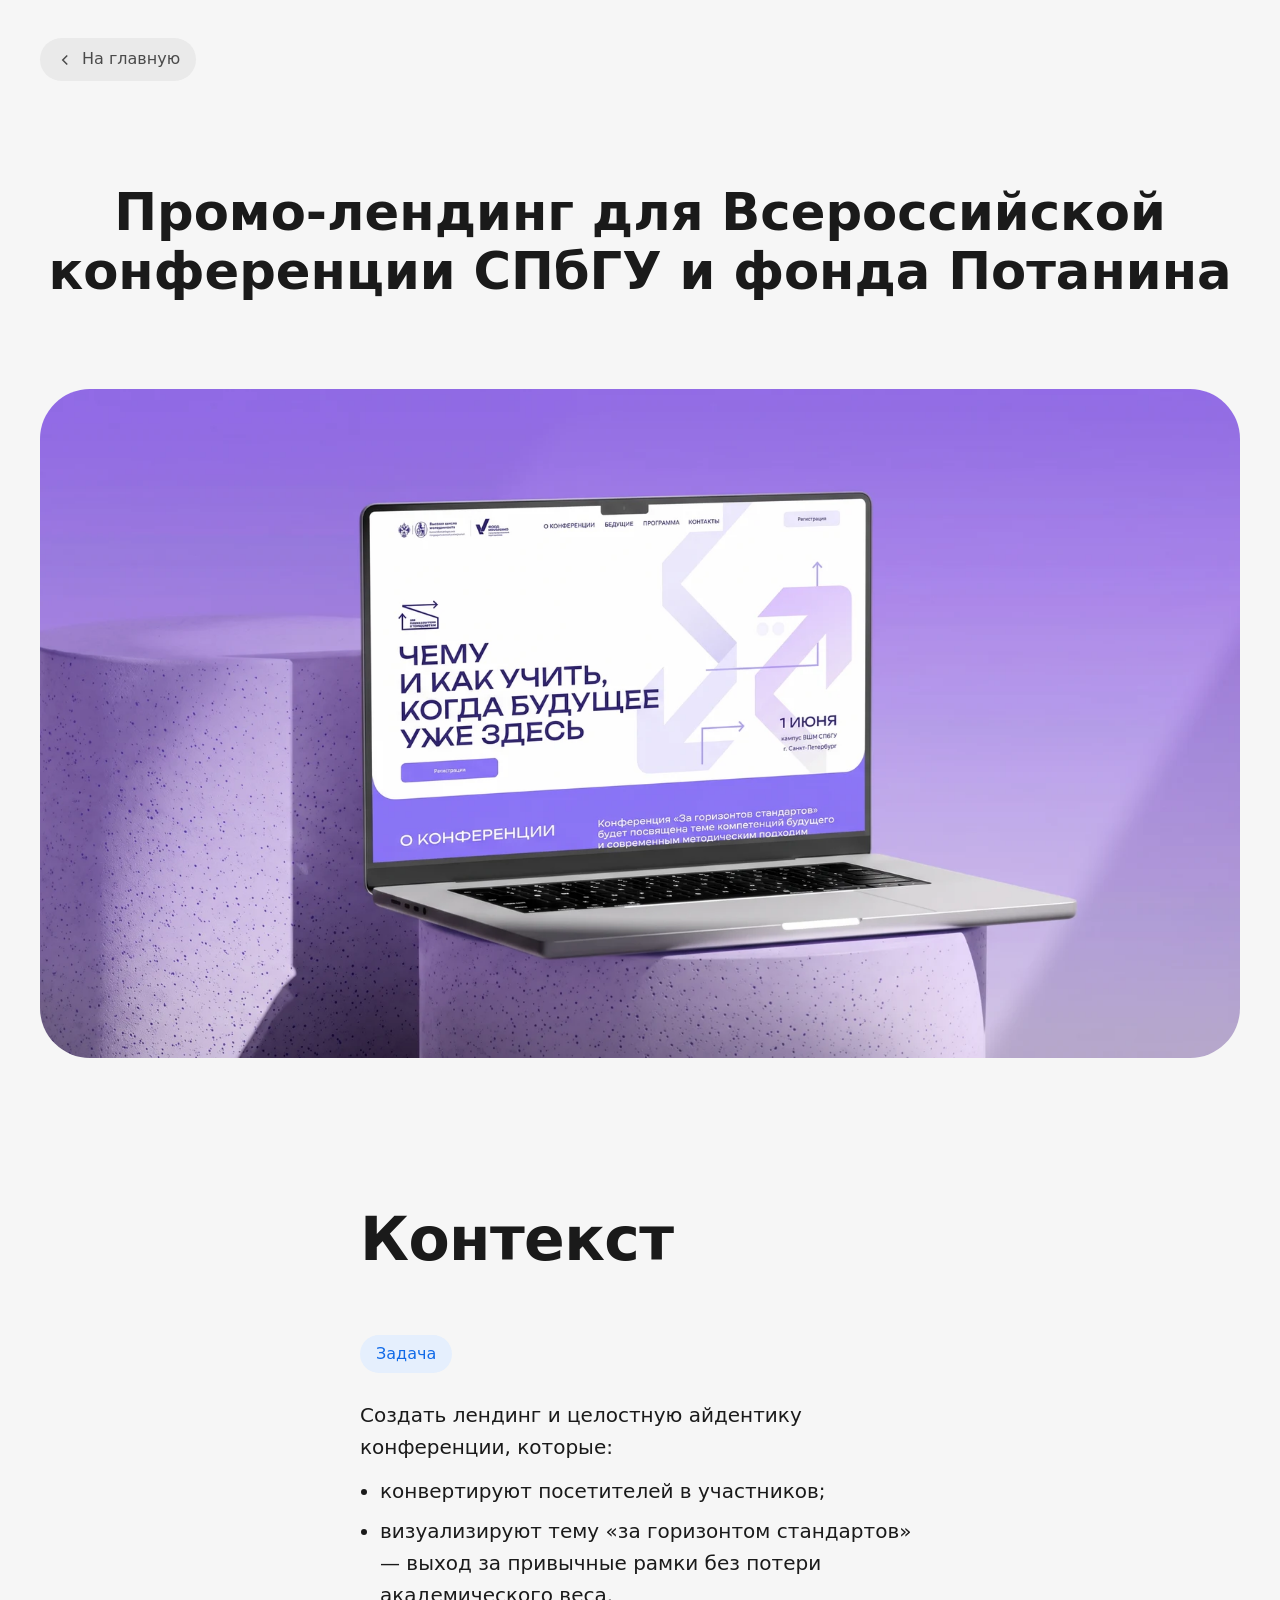
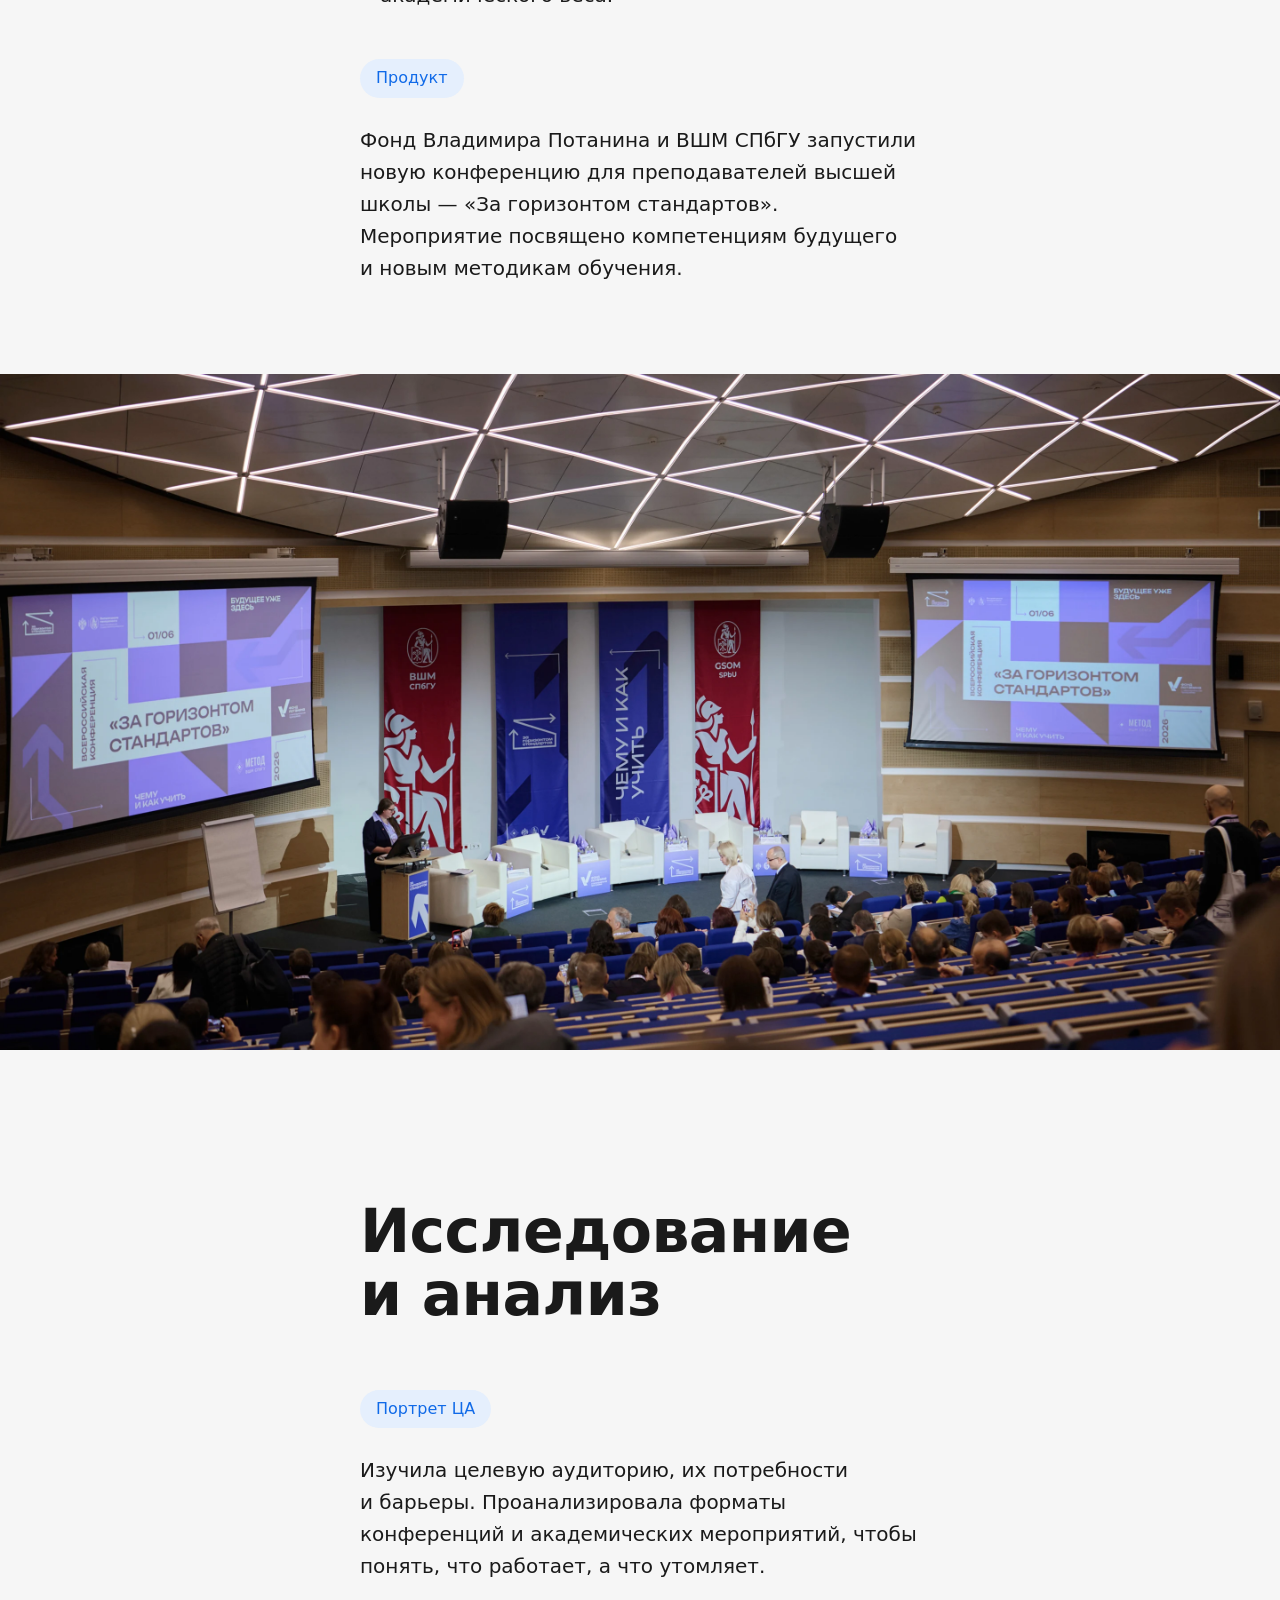
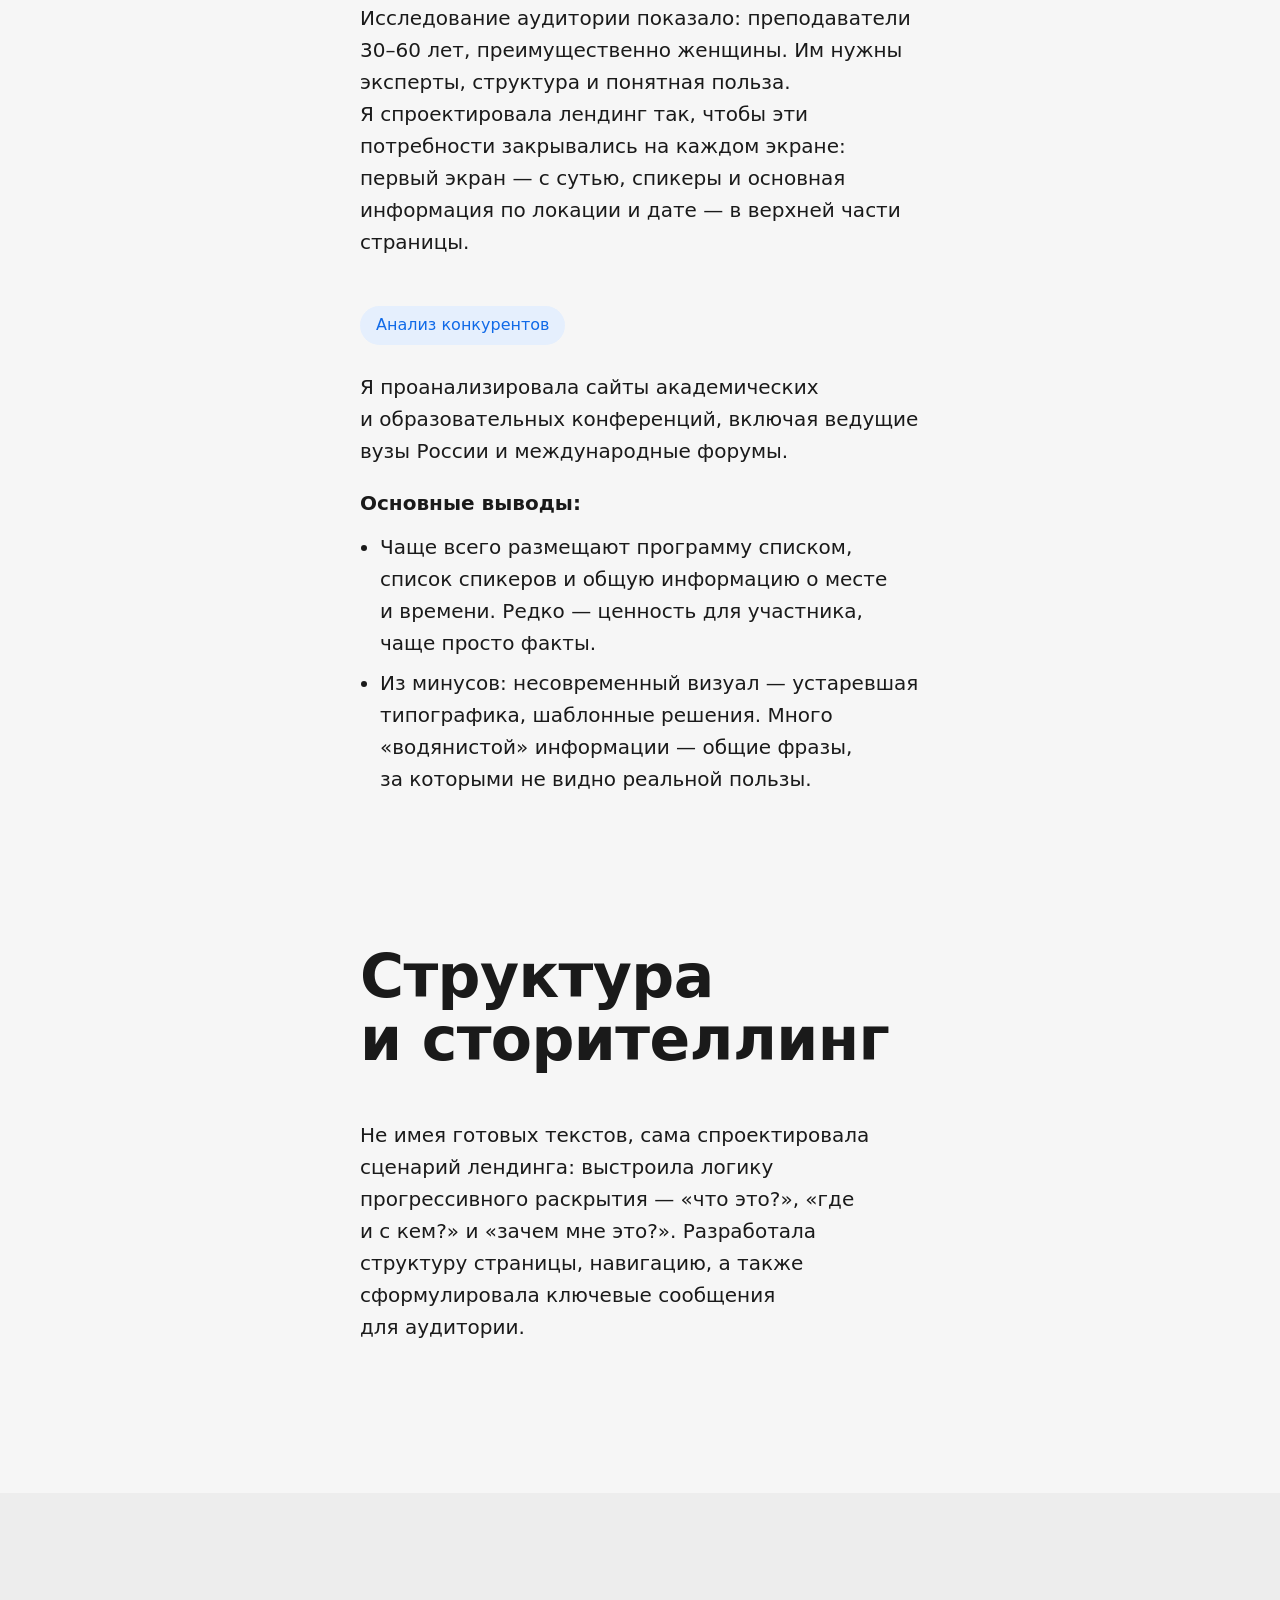
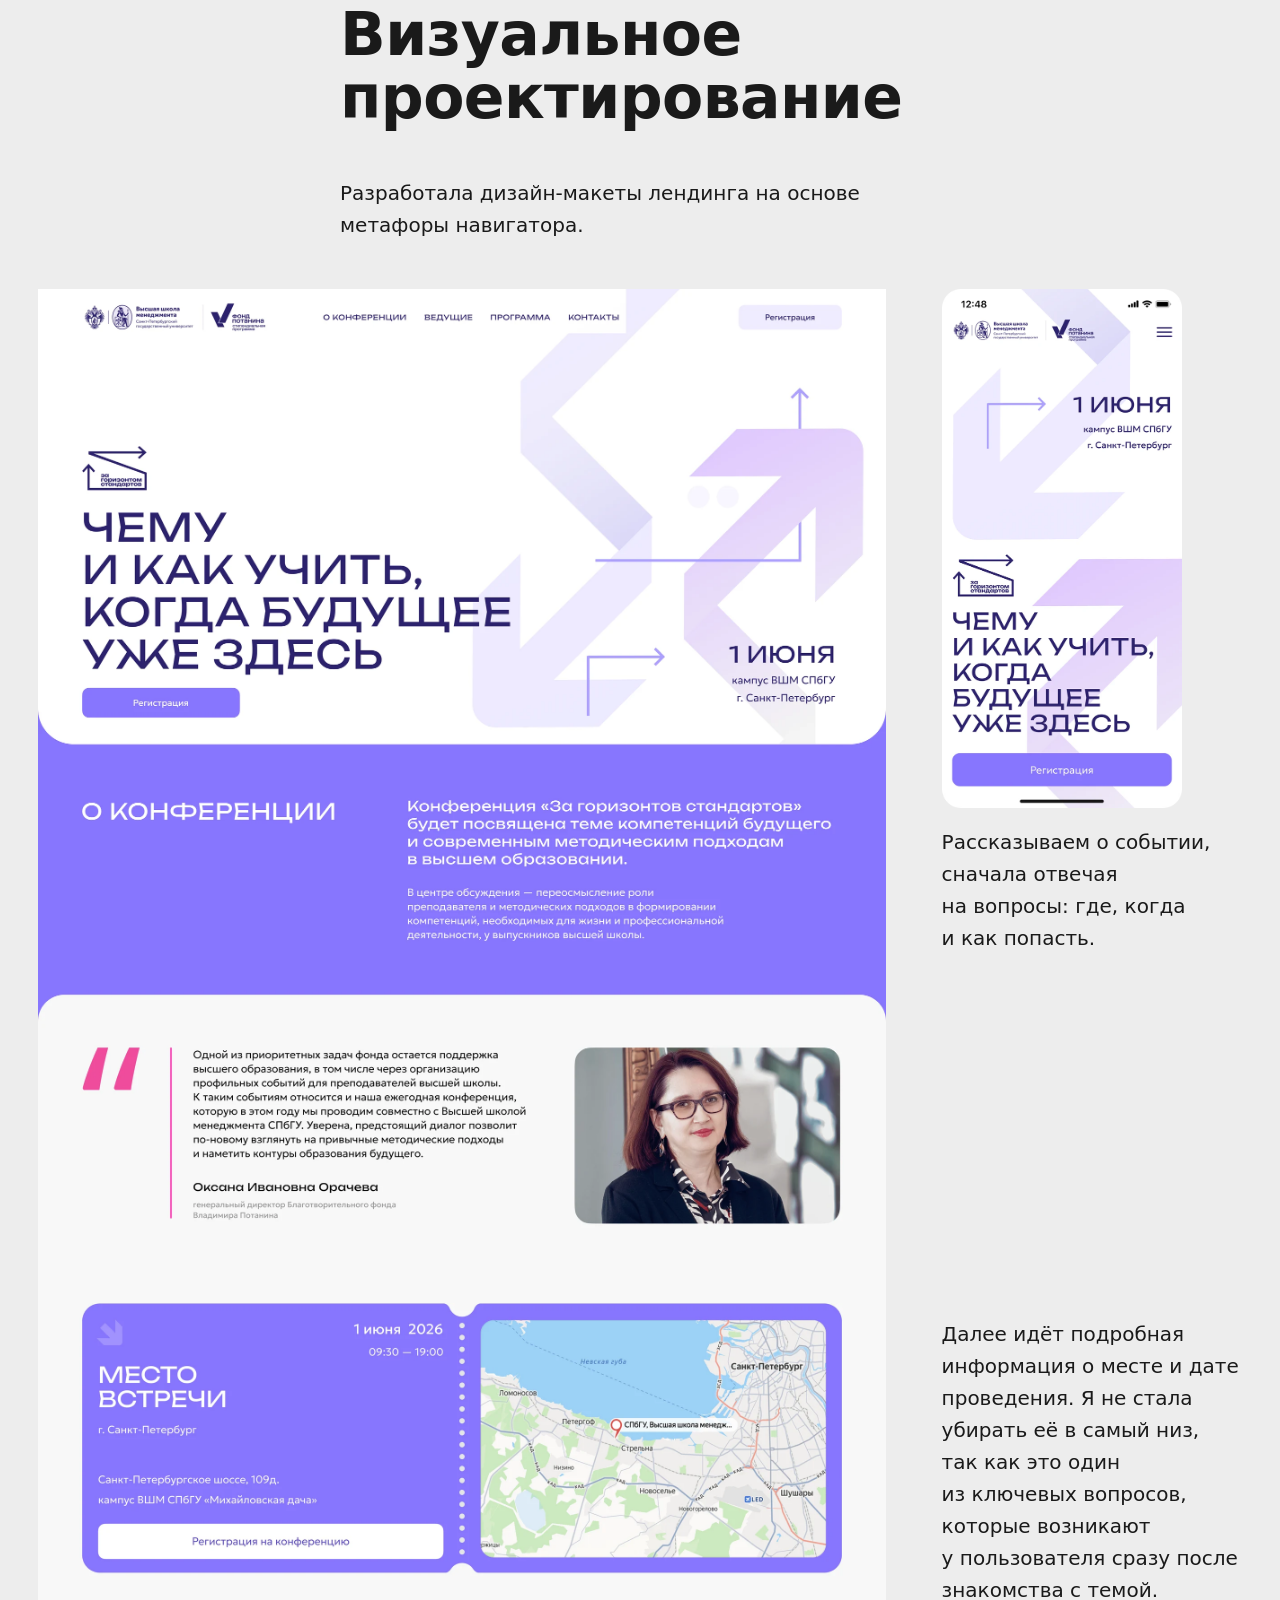
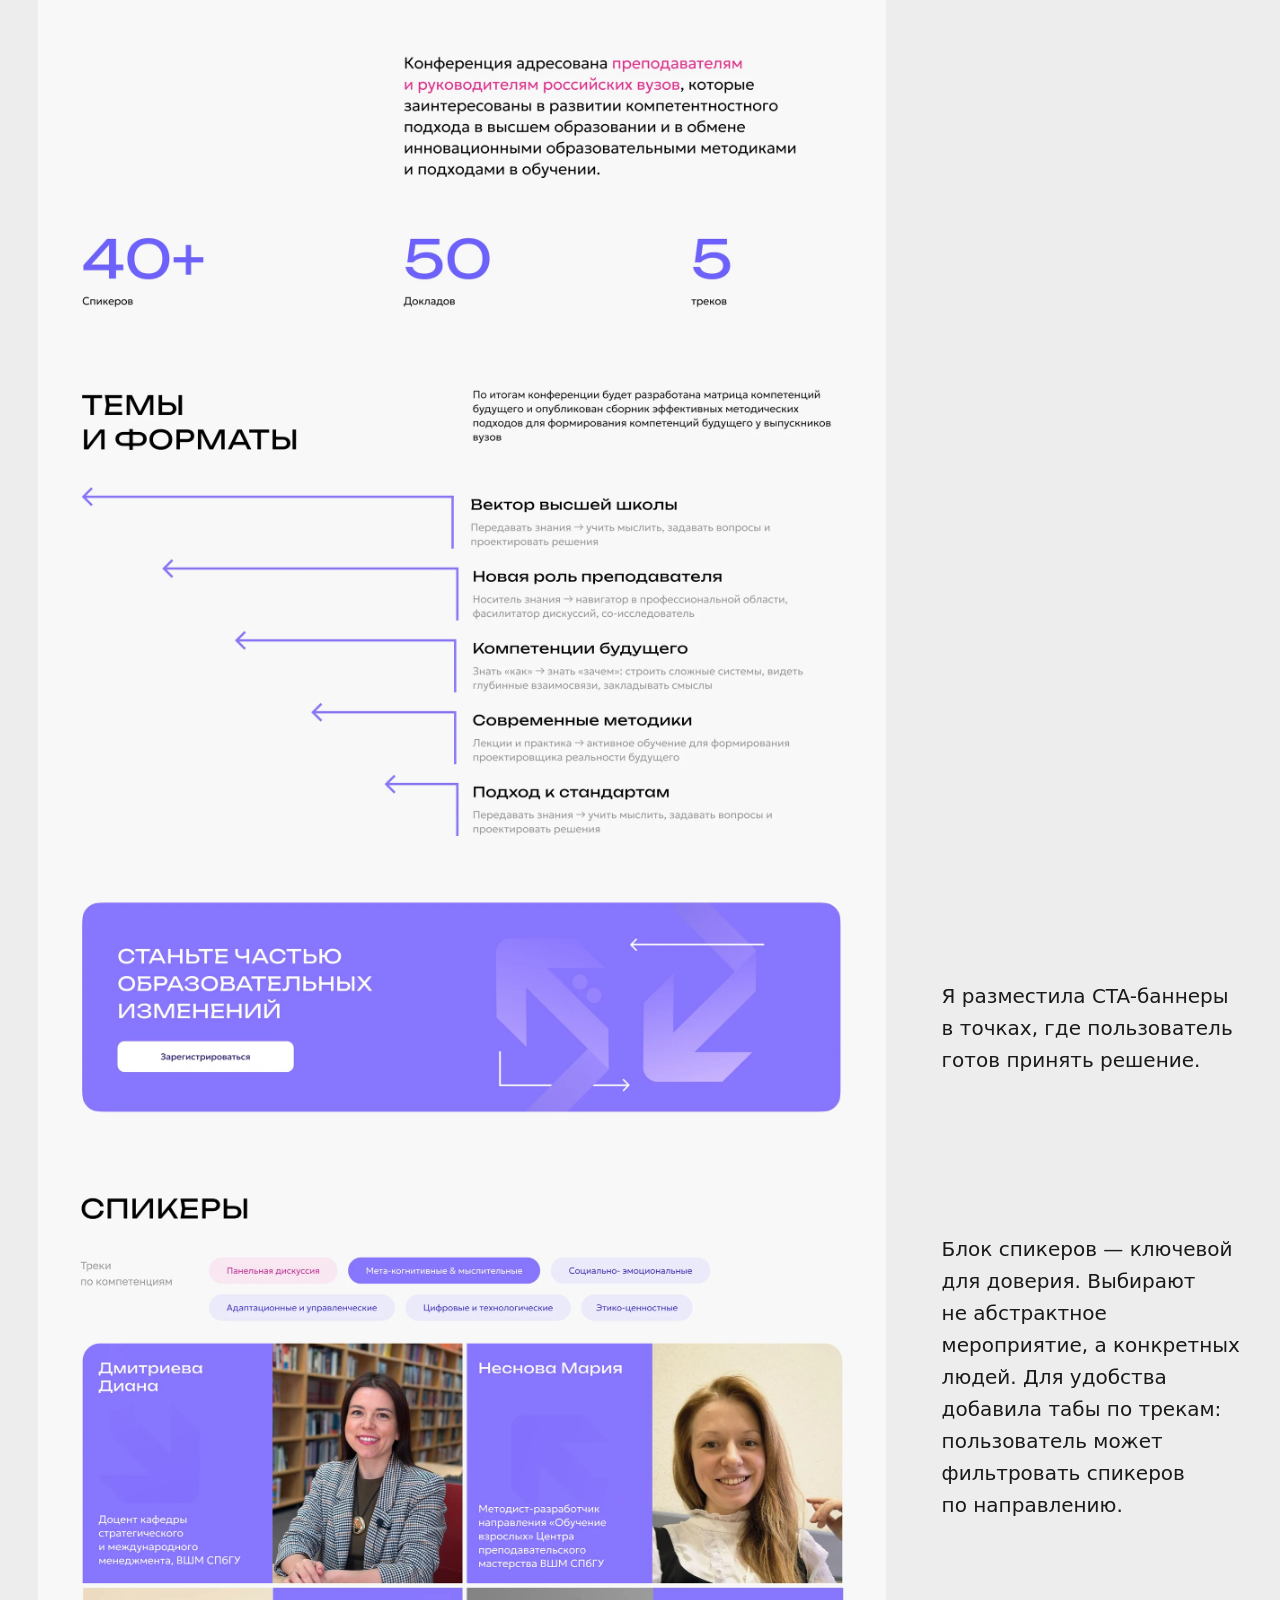
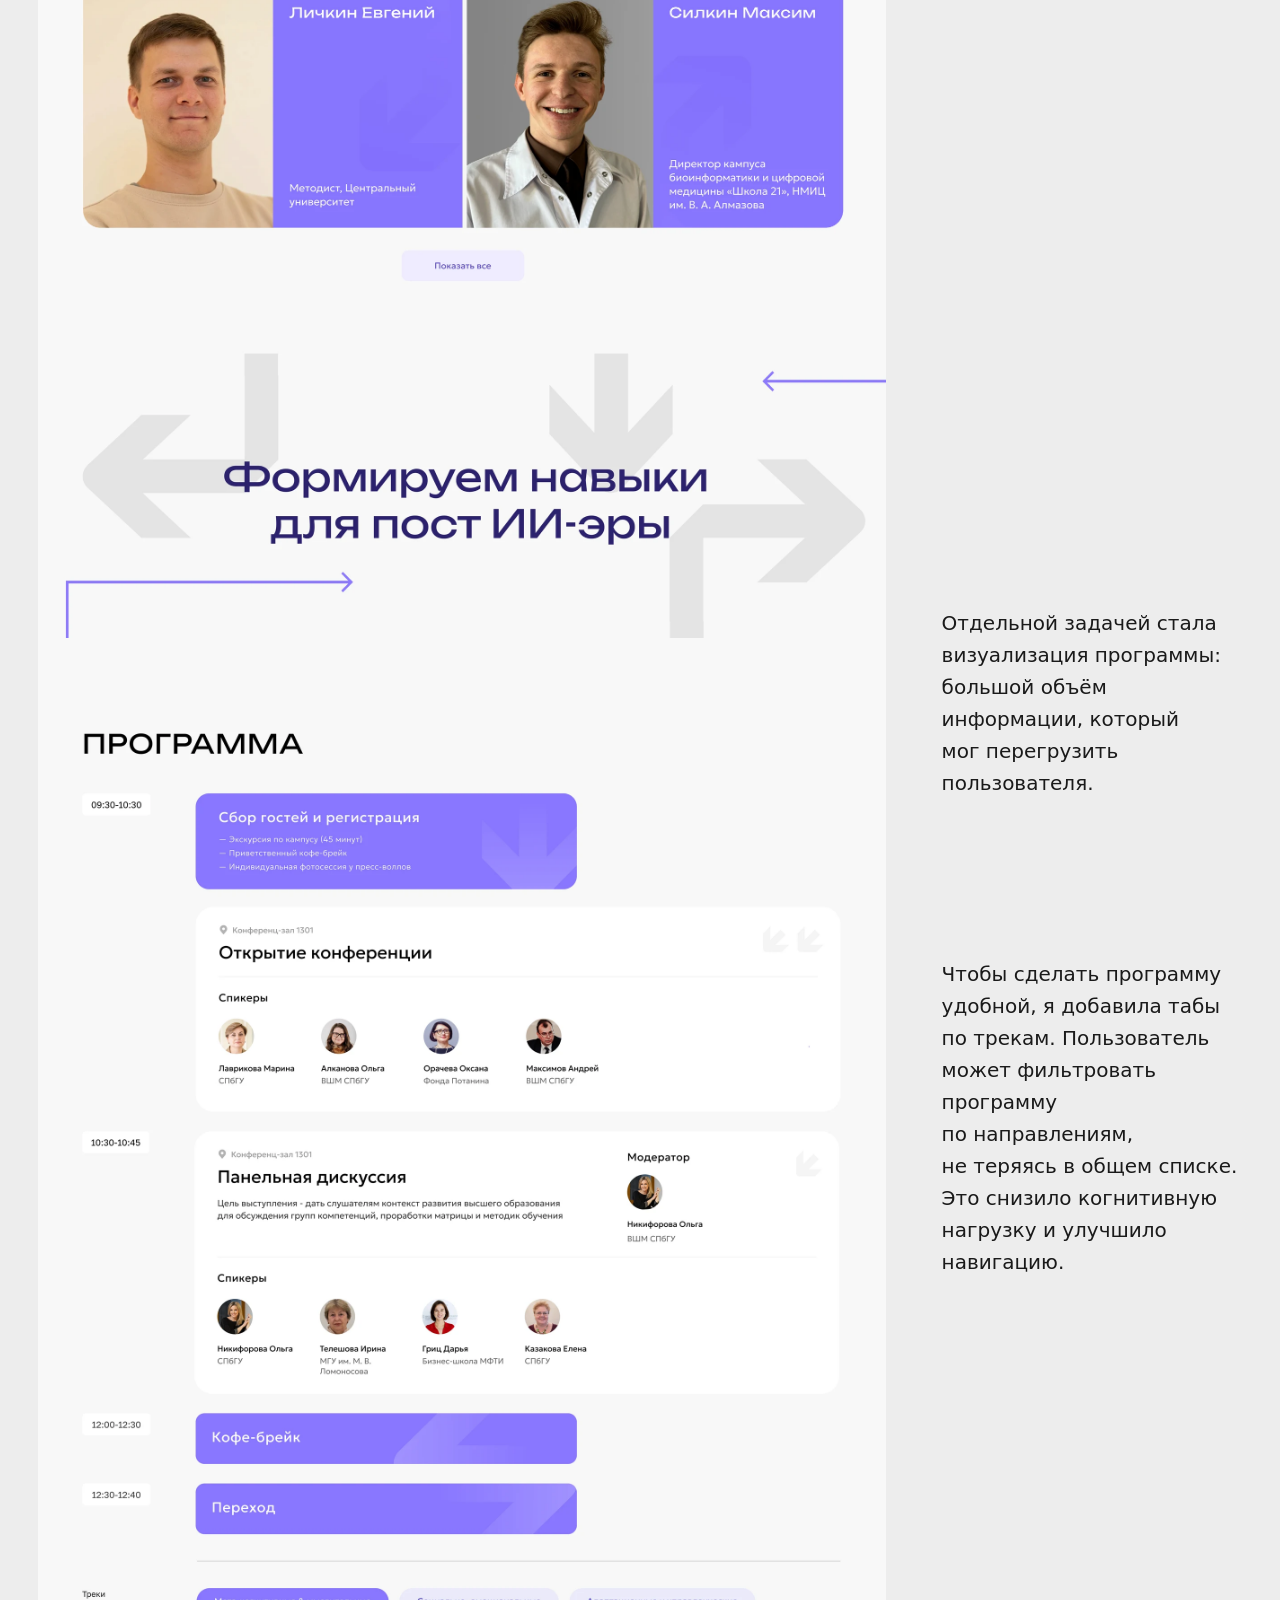
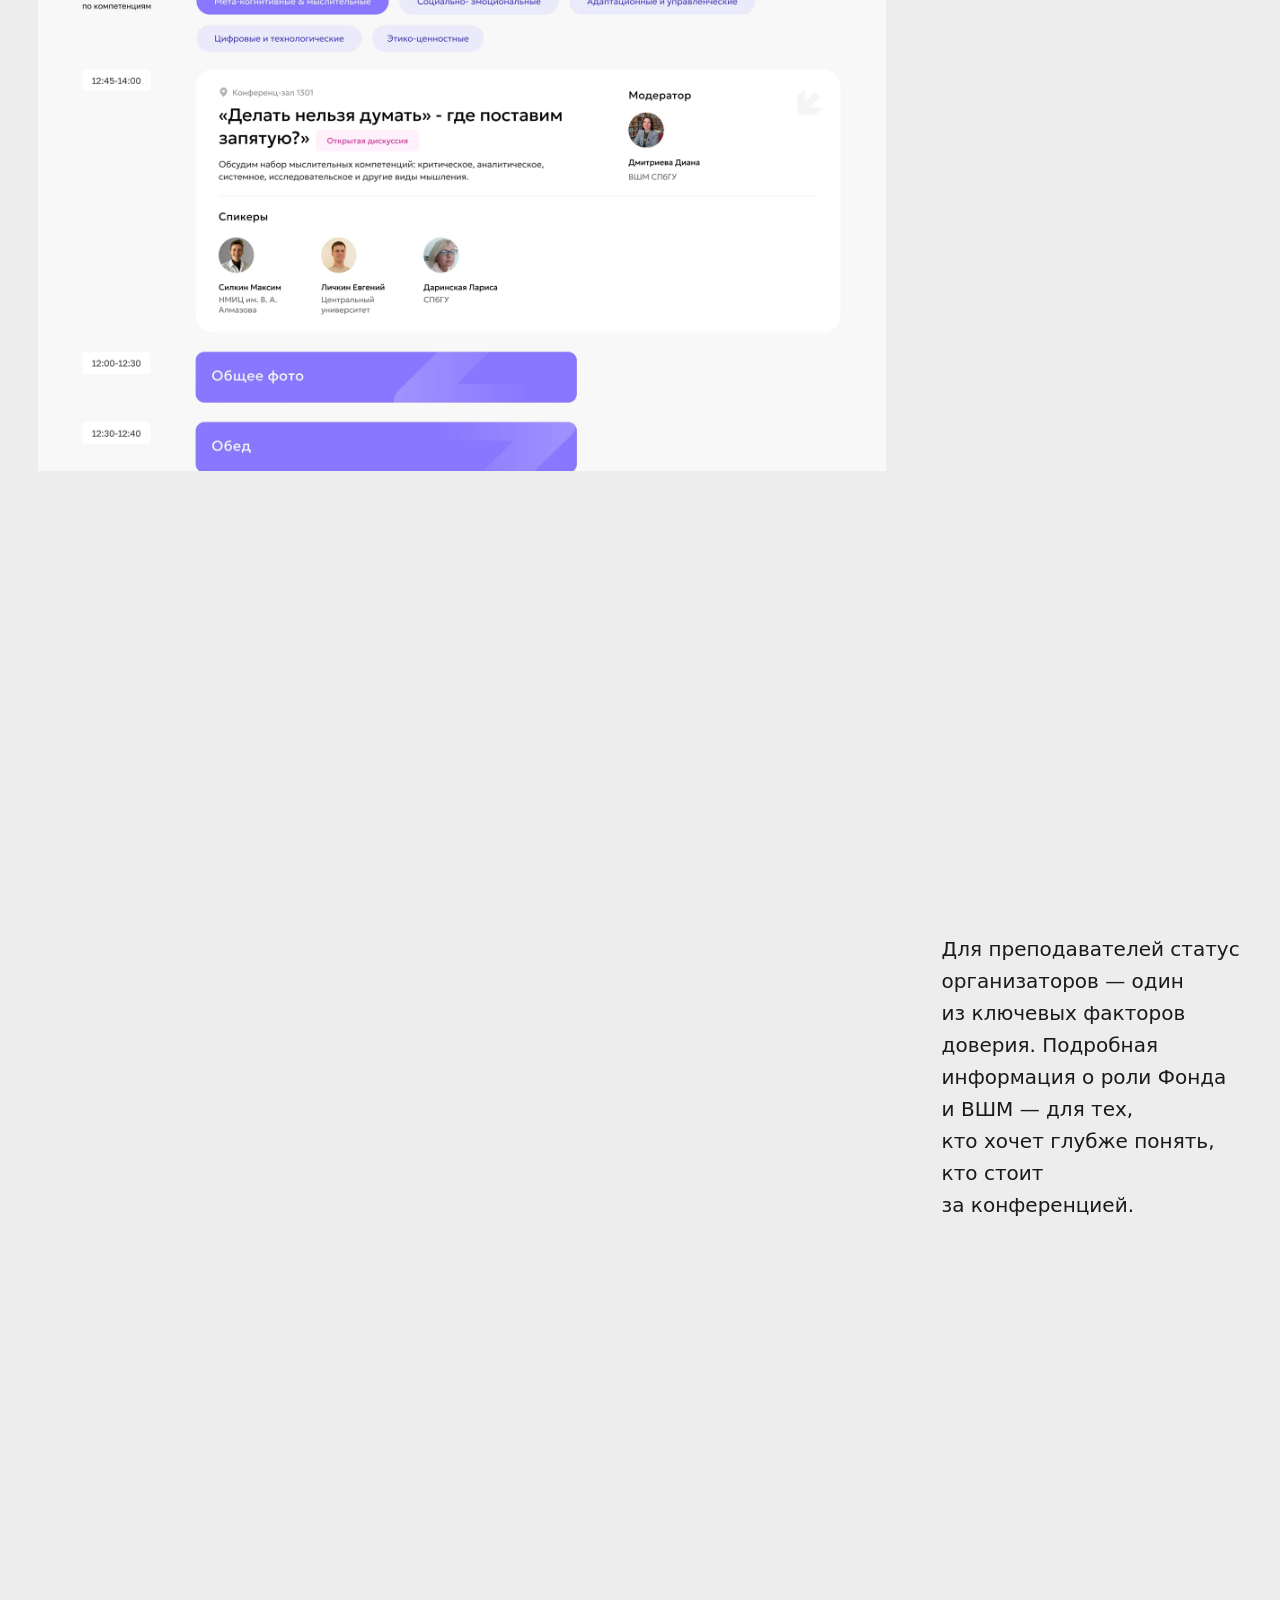
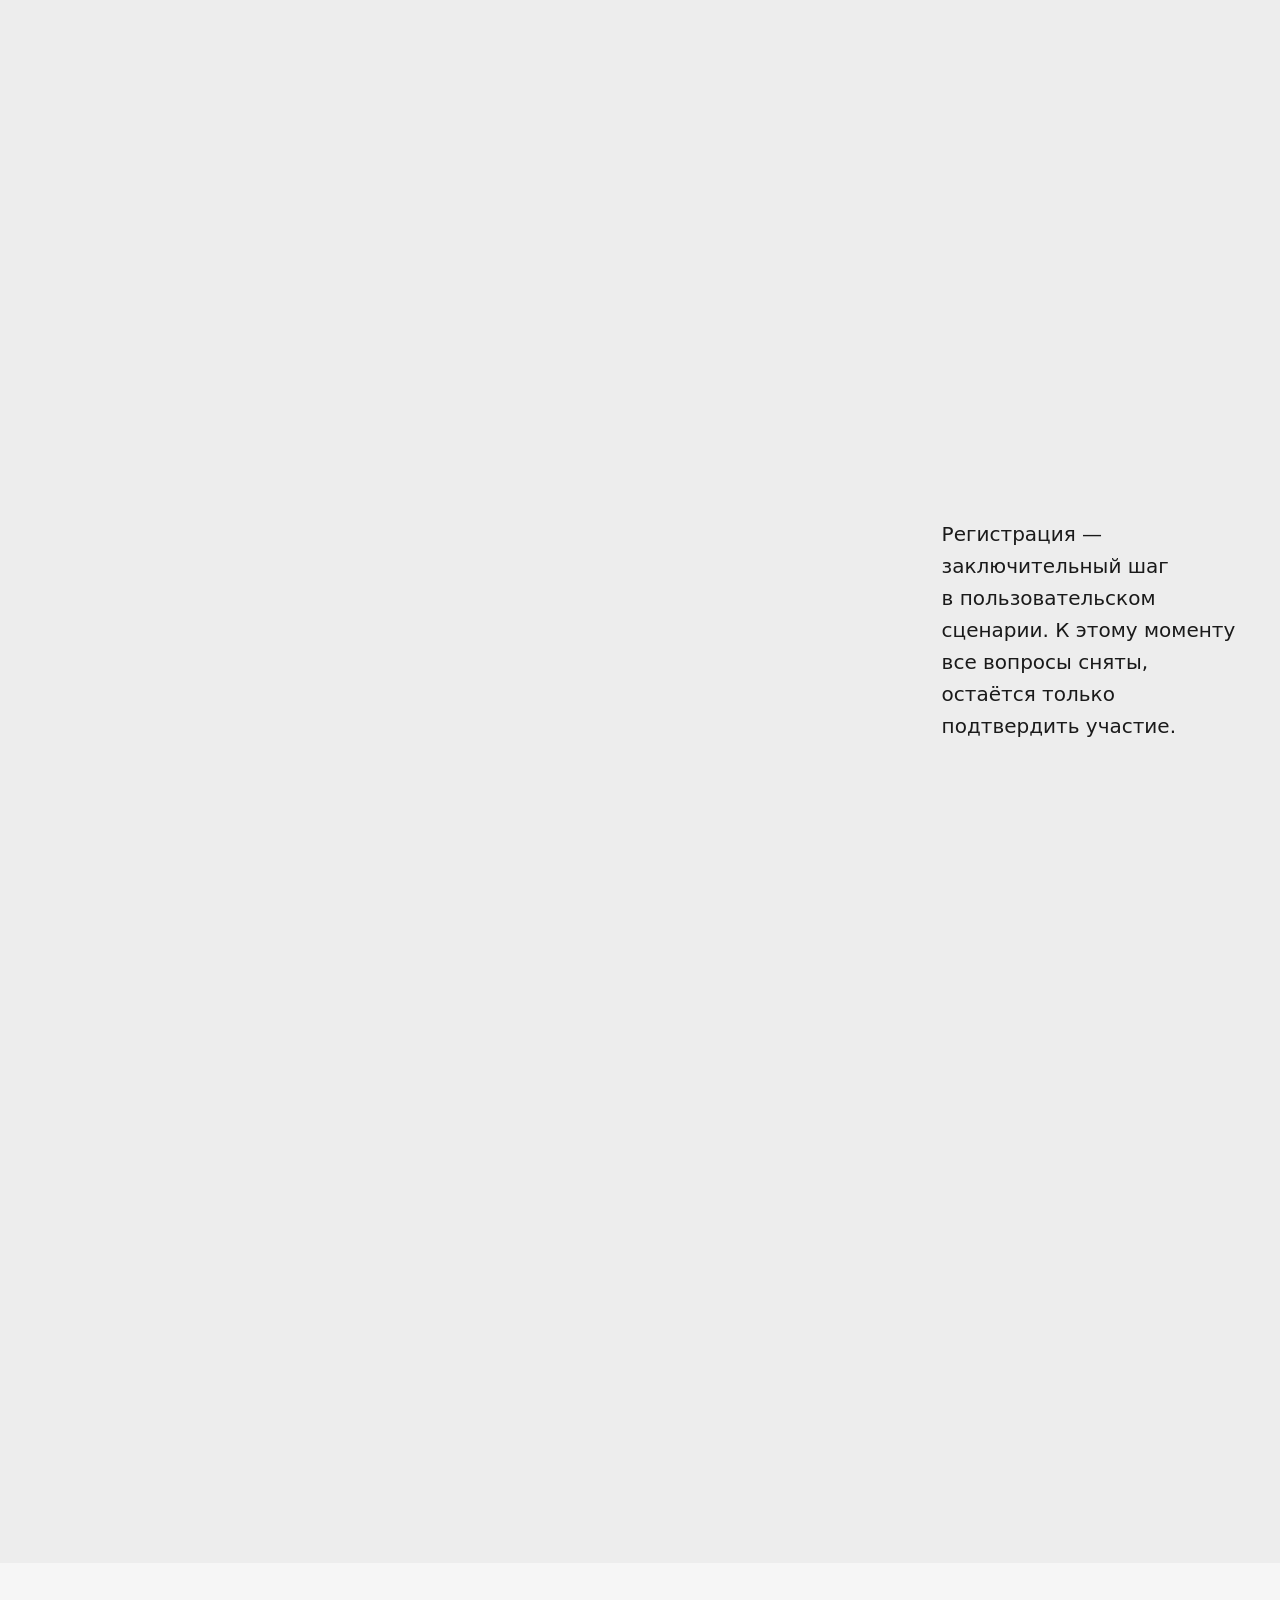
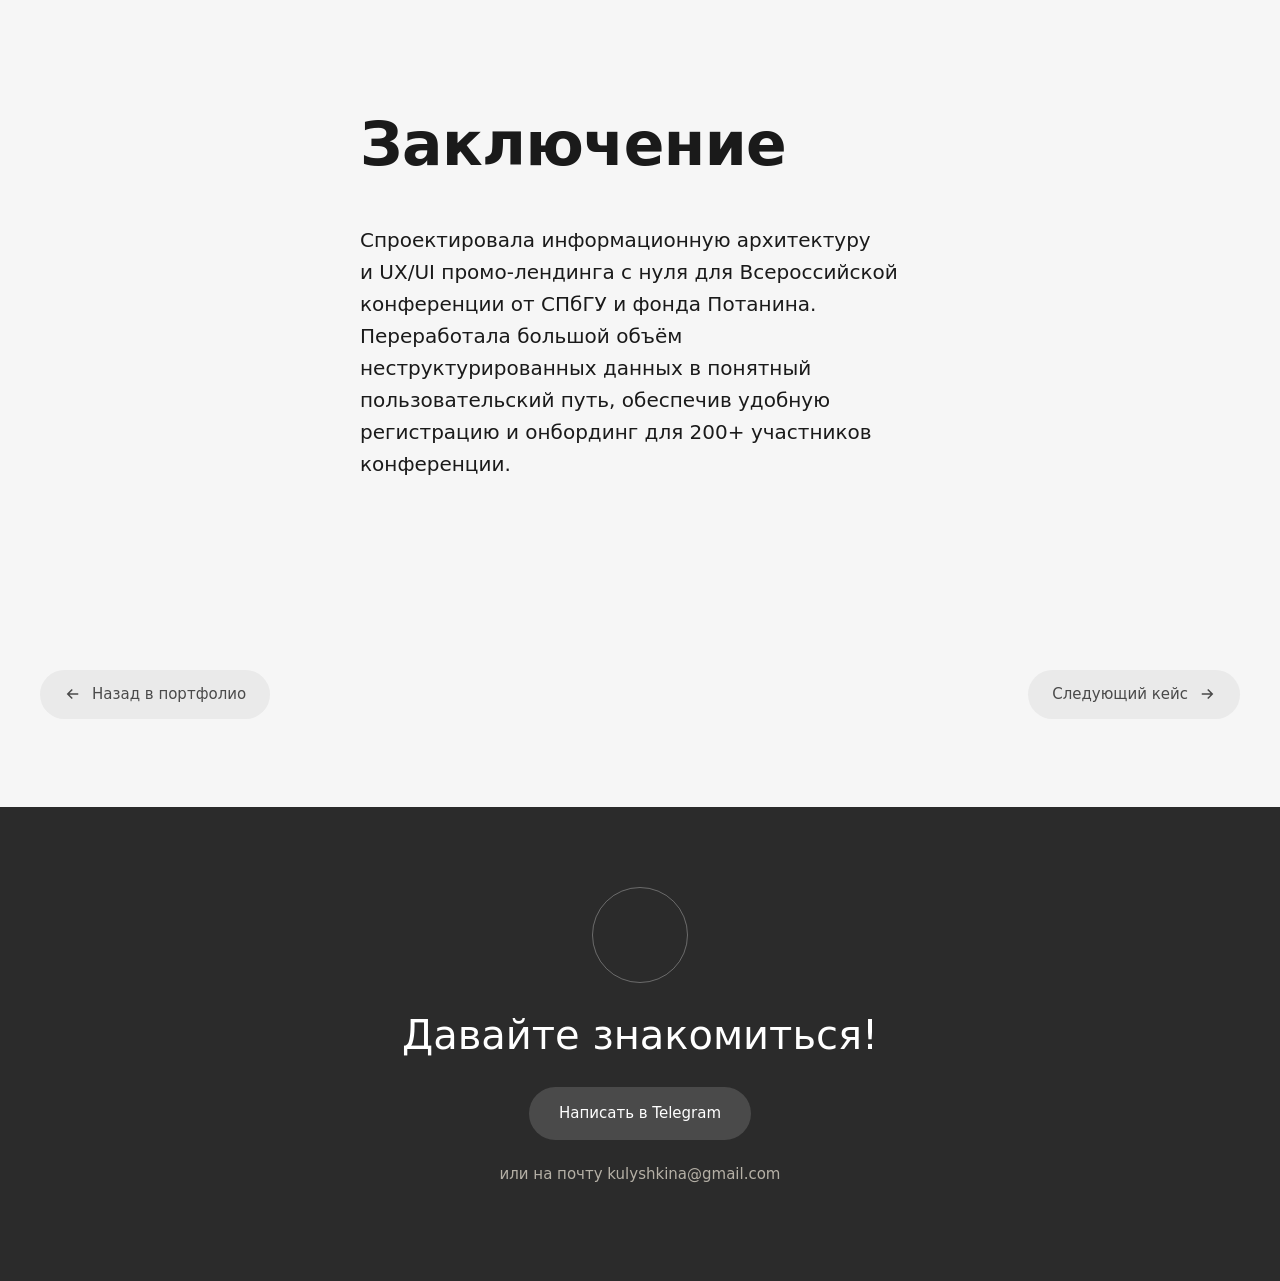
<file: cases/conference.html>
<!DOCTYPE html>
<html lang="ru">
<head>
  <meta charset="UTF-8" />
  <meta name="viewport" content="width=device-width, initial-scale=1.0" />
  <title>Промо-лендинг конференции СПбГУ × Потанин · Маняпова Софья</title>
  <link rel="icon" type="image/png" sizes="32x32" href="../assets/favicon-32.png" />
  <link rel="icon" type="image/png" sizes="192x192" href="../assets/favicon-192.png" />
  <link rel="apple-touch-icon" href="../assets/apple-touch-icon.png" />
  <link rel="stylesheet" href="https://static.tildacdn.com/css/fonts-tildasans.css" />
  <link rel="stylesheet" href="../styles.css" />
</head>
<body>
  <article class="case-page">
    <div class="case-page__head">
      <a class="back" href="../index.html">
        <svg viewBox="0 0 24 24" fill="none" stroke="currentColor" stroke-width="2" width="18" height="18" aria-hidden="true">
          <path d="M15 18l-6-6 6-6"/>
        </svg>
        На&nbsp;главную
      </a>
    </div>

    <div class="case-hero case-hero--wide">
      <h1>Промо-лендинг для&nbsp;Всероссийской конференции СПбГУ и&nbsp;фонда Потанина</h1>
    </div>

    <div class="case-hero__media case-hero__media--bleed case-hero__media--1200">
      <img src="../assets/conference-hero.webp" alt="Промо-лендинг конференции «За горизонтом стандартов» на экране ноутбука" />
    </div>

    <div class="case-page__body">
      <section>
        <h2>Контекст</h2>
        <div class="subblock">
          <span class="tag">Задача</span>
          <p class="list-intro">Создать лендинг и&nbsp;целостную айдентику конференции, которые:</p>
          <ul>
            <li>конвертируют посетителей в&nbsp;участников;</li>
            <li>визуализируют тему «за&nbsp;горизонтом стандартов» — выход за&nbsp;привычные рамки без&nbsp;потери академического веса.</li>
          </ul>
        </div>
        <div class="subblock">
          <span class="tag">Продукт</span>
          <p>Фонд Владимира Потанина и&nbsp;ВШМ СПбГУ запустили новую конференцию для&nbsp;преподавателей высшей школы — «За&nbsp;горизонтом стандартов». Мероприятие посвящено компетенциям будущего и&nbsp;новым методикам обучения.</p>
        </div>
        <div class="case-page__wide-image">
          <img loading="lazy" decoding="async" src="../assets/conference-hall.webp" alt="Зал конференции «За горизонтом стандартов» в кампусе ВШМ СПбГУ" />
        </div>
      </section>

      <section>
        <h2>Исследование и&nbsp;анализ</h2>
        <div class="subblock">
          <span class="tag">Портрет ЦА</span>
          <p>Изучила целевую аудиторию, их&nbsp;потребности и&nbsp;барьеры. Проанализировала форматы конференций и&nbsp;академических мероприятий, чтобы понять, что&nbsp;работает, а&nbsp;что&nbsp;утомляет.</p>
          <p>Исследование аудитории показало: преподаватели 30–60 лет, преимущественно женщины. Им&nbsp;нужны эксперты, структура и&nbsp;понятная польза. Я&nbsp;спроектировала лендинг так, чтобы эти потребности закрывались на&nbsp;каждом экране: первый экран — с&nbsp;сутью, спикеры и&nbsp;основная информация по&nbsp;локации и&nbsp;дате — в&nbsp;верхней части страницы.</p>
        </div>
        <div class="subblock">
          <span class="tag">Анализ конкурентов</span>
          <p>Я&nbsp;проанализировала сайты академических и&nbsp;образовательных конференций, включая ведущие вузы России и&nbsp;международные форумы.</p>
          <p class="list-lead">Основные выводы:</p>
          <ul>
            <li>Чаще всего размещают программу списком, список спикеров и&nbsp;общую информацию о&nbsp;месте и&nbsp;времени. Редко — ценность для&nbsp;участника, чаще просто факты.</li>
            <li>Из&nbsp;минусов: несовременный визуал — устаревшая типографика, шаблонные решения. Много «водянистой» информации — общие фразы, за&nbsp;которыми не&nbsp;видно реальной пользы.</li>
          </ul>
        </div>
      </section>

      <section>
        <h2>Структура и&nbsp;сторителлинг</h2>
        <p>Не&nbsp;имея готовых текстов, сама спроектировала сценарий лендинга: выстроила логику прогрессивного раскрытия — «что&nbsp;это?», «где и&nbsp;с&nbsp;кем?» и&nbsp;«зачем мне это?». Разработала структуру страницы, навигацию, а&nbsp;также сформулировала ключевые сообщения для&nbsp;аудитории.</p>
      </section>

      <section class="section--tinted">
        <div class="section--tinted__inner">
          <h2>Визуальное проектирование</h2>
          <p>Разработала дизайн-макеты лендинга на&nbsp;основе метафоры навигатора.</p>
        </div>

        <div class="landing-showcase">
          <div class="landing-showcase__images">
            <img loading="lazy" decoding="async" src="../assets/conference-screen-hero.webp" alt="Первый экран лендинга: заголовок «Чему и как учить, когда будущее уже здесь», дата и блок «О конференции»" />
            <img loading="lazy" decoding="async" src="../assets/conference-screen-place.webp" alt="Блок «Место встречи» с картой и датой, статистика конференции и блок «Темы и форматы»" />
            <img loading="lazy" decoding="async" src="../assets/conference-screen-speakers.webp" alt="CTA-баннер и блок спикеров с фильтрацией по трекам компетенций" />
            <img loading="lazy" decoding="async" src="../assets/conference-screen-program.webp" alt="Программа конференции с расписанием, спикерами сессий и фильтрами по трекам компетенций" />
            <img loading="lazy" decoding="async" src="../assets/conference-screen-committee.webp" alt="Организационный комитет конференции и блок «Университет, который построил фонд»" />
            <img loading="lazy" decoding="async" src="../assets/conference-screen-organizers.webp" alt="Блок организаторов, частые вопросы и финальный призыв к регистрации" />
          </div>
          <div class="landing-showcase__notes">
            <img loading="lazy" decoding="async" class="landing-showcase__mobile" src="../assets/conference-mobile-hero.webp" alt="Мобильная версия первого экрана лендинга конференции" />
            <p class="shot-caption">Рассказываем о&nbsp;событии, сначала отвечая на&nbsp;вопросы: где, когда и&nbsp;как&nbsp;попасть.</p>
            <p>Далее идёт подробная информация о&nbsp;месте и&nbsp;дате проведения. Я&nbsp;не&nbsp;стала убирать её&nbsp;в&nbsp;самый низ, так&nbsp;как&nbsp;это&nbsp;один из&nbsp;ключевых вопросов, которые возникают у&nbsp;пользователя сразу после знакомства с&nbsp;темой.</p>
            <p>Я&nbsp;разместила CTA-баннеры в&nbsp;точках, где&nbsp;пользователь готов принять решение.</p>
            <p>Блок спикеров&nbsp;— ключевой для&nbsp;доверия. Выбирают не&nbsp;абстрактное мероприятие, а&nbsp;конкретных людей. Для&nbsp;удобства добавила табы по&nbsp;трекам: пользователь может фильтровать спикеров по&nbsp;направлению.</p>
            <p>Отдельной задачей стала визуализация программы: большой объём информации, который мог&nbsp;перегрузить пользователя.</p>
            <p>Чтобы сделать программу удобной, я&nbsp;добавила табы по&nbsp;трекам. Пользователь может фильтровать программу по&nbsp;направлениям, не&nbsp;теряясь в&nbsp;общем списке. Это&nbsp;снизило когнитивную нагрузку и&nbsp;улучшило навигацию.</p>
            <img loading="lazy" decoding="async" class="landing-showcase__mobile" src="../assets/conference-mobile-program.webp" alt="Мобильная версия программы: фильтры по трекам и карточка доклада" />
            <p>Для&nbsp;преподавателей статус организаторов&nbsp;— один из&nbsp;ключевых факторов доверия. Подробная информация о&nbsp;роли Фонда и&nbsp;ВШМ&nbsp;— для&nbsp;тех, кто&nbsp;хочет глубже понять, кто&nbsp;стоит за&nbsp;конференцией.</p>
            <div class="landing-showcase__bottom-group">
              <p>Регистрация&nbsp;— заключительный шаг в&nbsp;пользовательском сценарии. К&nbsp;этому моменту все&nbsp;вопросы сняты, остаётся только подтвердить участие.</p>
              <img loading="lazy" decoding="async" class="landing-showcase__mobile" src="../assets/conference-mobile-registration.webp" alt="Мобильная форма регистрации участника конференции" />
            </div>
          </div>
        </div>
      </section>

      <section>
        <h2>Заключение</h2>
        <p>Спроектировала информационную архитектуру и&nbsp;UX/UI промо-лендинга с&nbsp;нуля для&nbsp;Всероссийской конференции от&nbsp;СПбГУ и&nbsp;фонда Потанина. Переработала большой объём неструктурированных данных в&nbsp;понятный пользовательский путь, обеспечив удобную регистрацию и&nbsp;онбординг для&nbsp;200+ участников конференции.</p>
      </section>
    </div>
    <nav class="case-nav">
      <a class="case-nav__link" href="../index.html">
        <svg viewBox="0 0 24 24" fill="none" stroke="currentColor" stroke-width="2" width="18" height="18" aria-hidden="true">
          <path d="M19 12H5M11 18l-6-6 6-6"/>
        </svg>
        Назад в&nbsp;портфолио
      </a>
      <a class="case-nav__link" href="yandex-360.html">
        Следующий кейс
        <svg viewBox="0 0 24 24" fill="none" stroke="currentColor" stroke-width="2" width="18" height="18" aria-hidden="true">
          <path d="M5 12h14M13 6l6 6-6 6"/>
        </svg>
      </a>
    </nav>
  </article>

  <footer class="contacts">
    <div class="contacts__photo">
      <img loading="lazy" decoding="async" src="../assets/me.webp" alt="" />
    </div>
    <h2 class="contacts__title">Давайте знакомиться!</h2>
    <a class="contacts__btn" href="https://t.me/SofiaManyapova" target="_blank" rel="noopener">Написать в&nbsp;Telegram</a>
    <p class="contacts__mail">или на&nbsp;почту <a href="mailto:kulyshkina@gmail.com">kulyshkina@gmail.com</a></p>
  </footer>
</body>
</html>
</file>
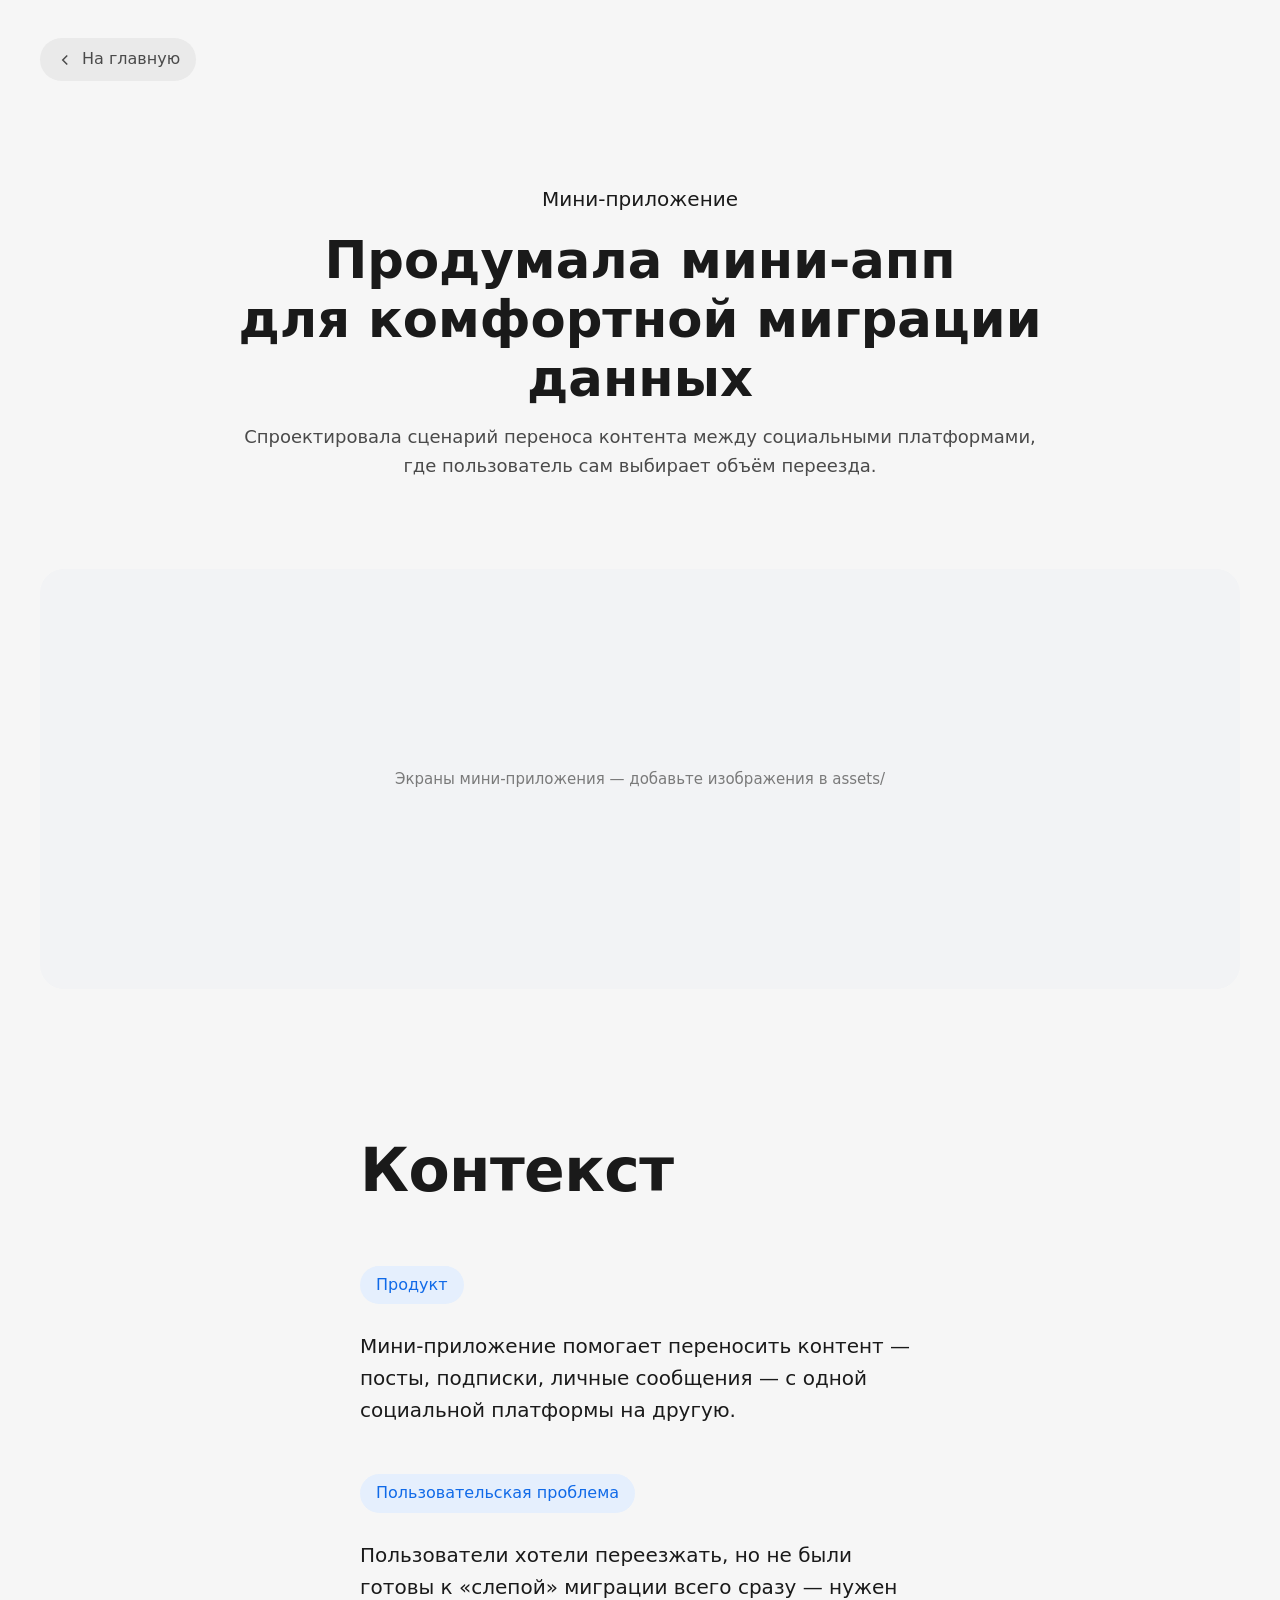
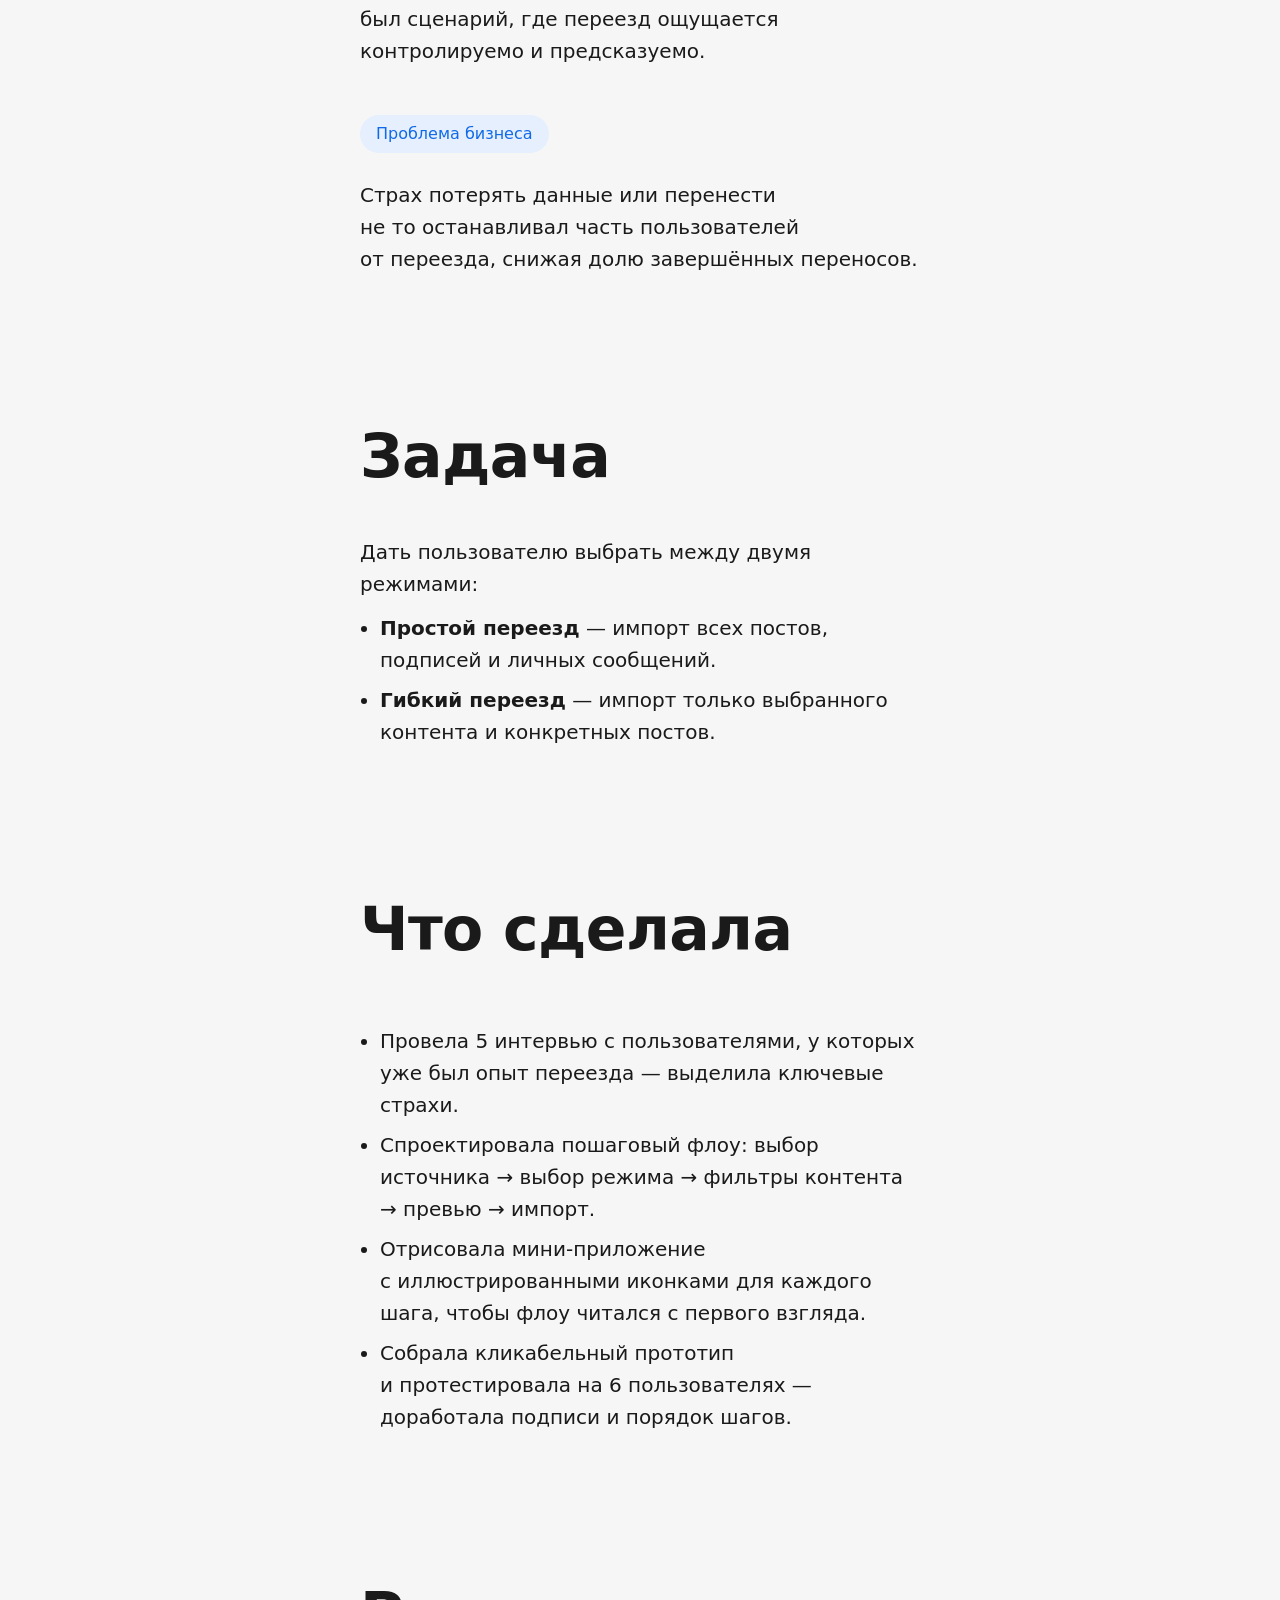
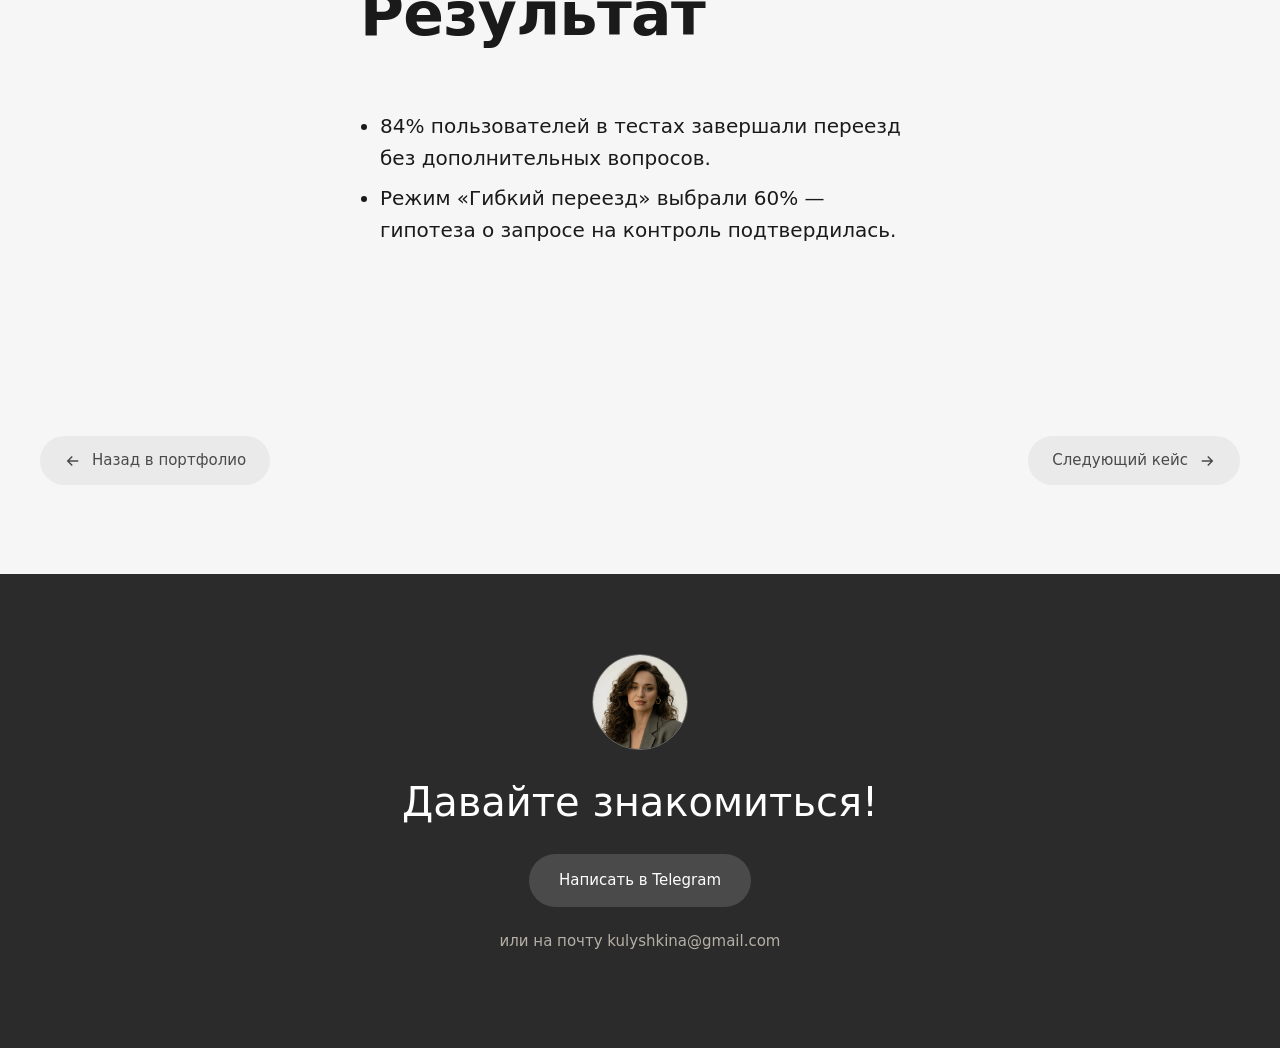
<file: cases/migration.html>
<!DOCTYPE html>
<html lang="ru">
<head>
  <meta charset="UTF-8" />
  <meta name="viewport" content="width=device-width, initial-scale=1.0" />
  <title>Мини-приложение для миграции данных · Маняпова Софья</title>
  <link rel="icon" type="image/png" sizes="32x32" href="../assets/favicon-32.png" />
  <link rel="icon" type="image/png" sizes="192x192" href="../assets/favicon-192.png" />
  <link rel="apple-touch-icon" href="../assets/apple-touch-icon.png" />
  <link rel="stylesheet" href="https://static.tildacdn.com/css/fonts-tildasans.css" />
  <link rel="stylesheet" href="../styles.css" />
</head>
<body>
  <article class="case-page">
    <div class="case-page__head">
      <a class="back" href="../index.html">
        <svg viewBox="0 0 24 24" fill="none" stroke="currentColor" stroke-width="2" width="18" height="18" aria-hidden="true">
          <path d="M15 18l-6-6 6-6"/>
        </svg>
        На&nbsp;главную
      </a>
    </div>

    <div class="case-hero">
      <p class="case-hero__eyebrow">Мини-приложение</p>
      <h1>Продумала мини-апп для&nbsp;комфортной миграции данных</h1>
      <p class="subtitle">Спроектировала сценарий переноса контента между социальными платформами, где&nbsp;пользователь сам выбирает объём переезда.</p>
    </div>

    <div class="case-hero__media figure">Экраны мини-приложения — добавьте изображения в&nbsp;assets/</div>

    <div class="case-page__body">

      <section>
        <h2>Контекст</h2>
        <div class="subblock">
          <span class="tag">Продукт</span>
          <p>Мини-приложение помогает переносить контент — посты, подписки, личные сообщения — с&nbsp;одной социальной платформы на&nbsp;другую.</p>
        </div>
        <div class="subblock">
          <span class="tag">Пользовательская проблема</span>
          <p>Пользователи хотели переезжать, но&nbsp;не&nbsp;были готовы к&nbsp;«слепой» миграции всего сразу — нужен был сценарий, где&nbsp;переезд ощущается контролируемо и&nbsp;предсказуемо.</p>
        </div>
        <div class="subblock">
          <span class="tag">Проблема бизнеса</span>
          <p>Страх потерять данные или&nbsp;перенести не&nbsp;то&nbsp;останавливал часть пользователей от&nbsp;переезда, снижая долю завершённых переносов.</p>
        </div>
      </section>

      <section>
        <h2>Задача</h2>
        <p class="list-intro">Дать пользователю выбрать между двумя режимами:</p>
        <ul>
          <li><strong>Простой переезд</strong> — импорт всех постов, подписей и&nbsp;личных сообщений.</li>
          <li><strong>Гибкий переезд</strong> — импорт только выбранного контента и&nbsp;конкретных постов.</li>
        </ul>
      </section>

      <section>
        <h2>Что&nbsp;сделала</h2>
        <ul>
          <li>Провела 5 интервью с&nbsp;пользователями, у&nbsp;которых уже был опыт переезда — выделила ключевые страхи.</li>
          <li>Спроектировала пошаговый флоу: выбор источника → выбор режима → фильтры контента → превью → импорт.</li>
          <li>Отрисовала мини-приложение с&nbsp;иллюстрированными иконками для&nbsp;каждого шага, чтобы флоу читался с&nbsp;первого взгляда.</li>
          <li>Собрала кликабельный прототип и&nbsp;протестировала на&nbsp;6 пользователях — доработала подписи и&nbsp;порядок шагов.</li>
        </ul>
      </section>

      <section>
        <h2>Результат</h2>
        <ul>
          <li>84% пользователей в&nbsp;тестах завершали переезд без дополнительных вопросов.</li>
          <li>Режим «Гибкий переезд» выбрали 60% — гипотеза о&nbsp;запросе на&nbsp;контроль подтвердилась.</li>
        </ul>
      </section>
    </div>
    <nav class="case-nav">
      <a class="case-nav__link" href="../index.html">
        <svg viewBox="0 0 24 24" fill="none" stroke="currentColor" stroke-width="2" width="18" height="18" aria-hidden="true">
          <path d="M19 12H5M11 18l-6-6 6-6"/>
        </svg>
        Назад в&nbsp;портфолио
      </a>
      <a class="case-nav__link" href="splitwise.html">
        Следующий кейс
        <svg viewBox="0 0 24 24" fill="none" stroke="currentColor" stroke-width="2" width="18" height="18" aria-hidden="true">
          <path d="M5 12h14M13 6l6 6-6 6"/>
        </svg>
      </a>
    </nav>
  </article>

  <footer class="contacts">
    <div class="contacts__photo">
      <img src="../assets/me.webp" alt="" />
    </div>
    <h2 class="contacts__title">Давайте знакомиться!</h2>
    <a class="contacts__btn" href="https://t.me/SofiaManyapova" target="_blank" rel="noopener">Написать в&nbsp;Telegram</a>
    <p class="contacts__mail">или на&nbsp;почту <a href="mailto:kulyshkina@gmail.com">kulyshkina@gmail.com</a></p>
  </footer>
</body>
</html>
</file>
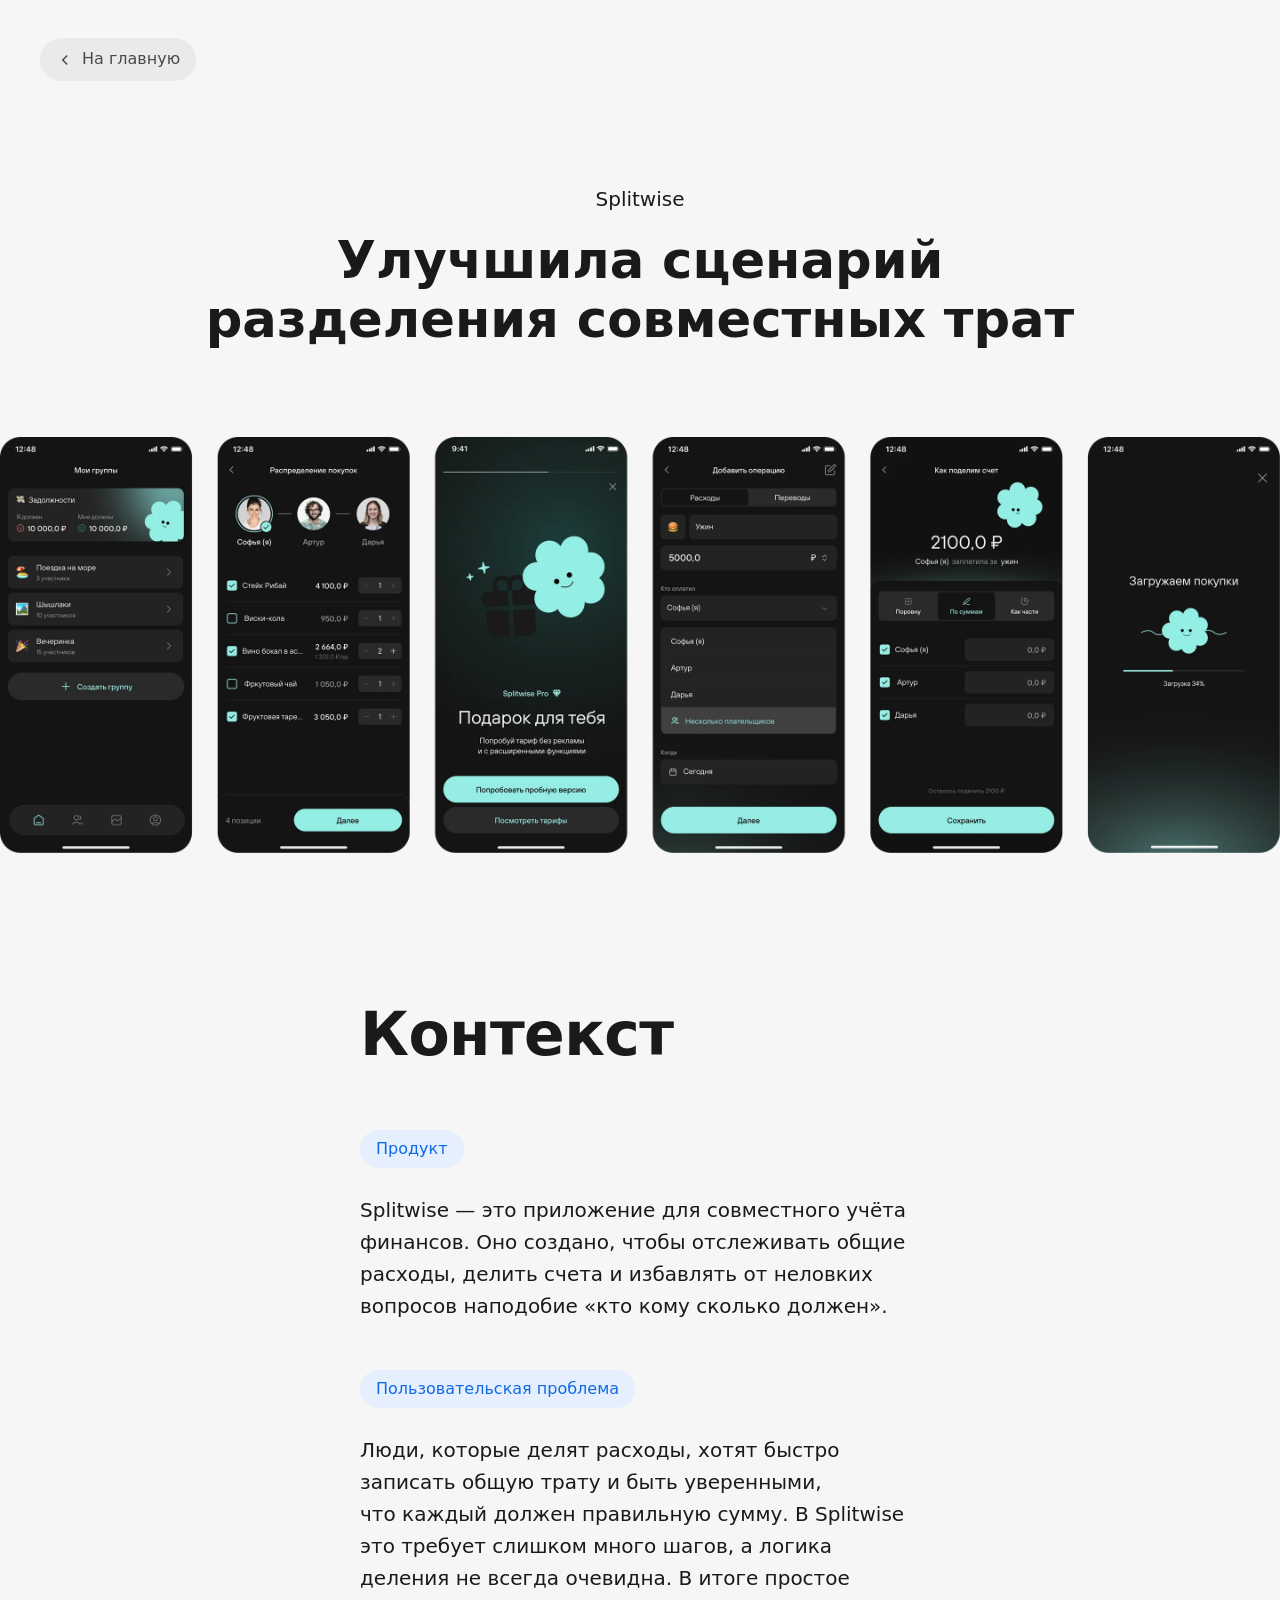
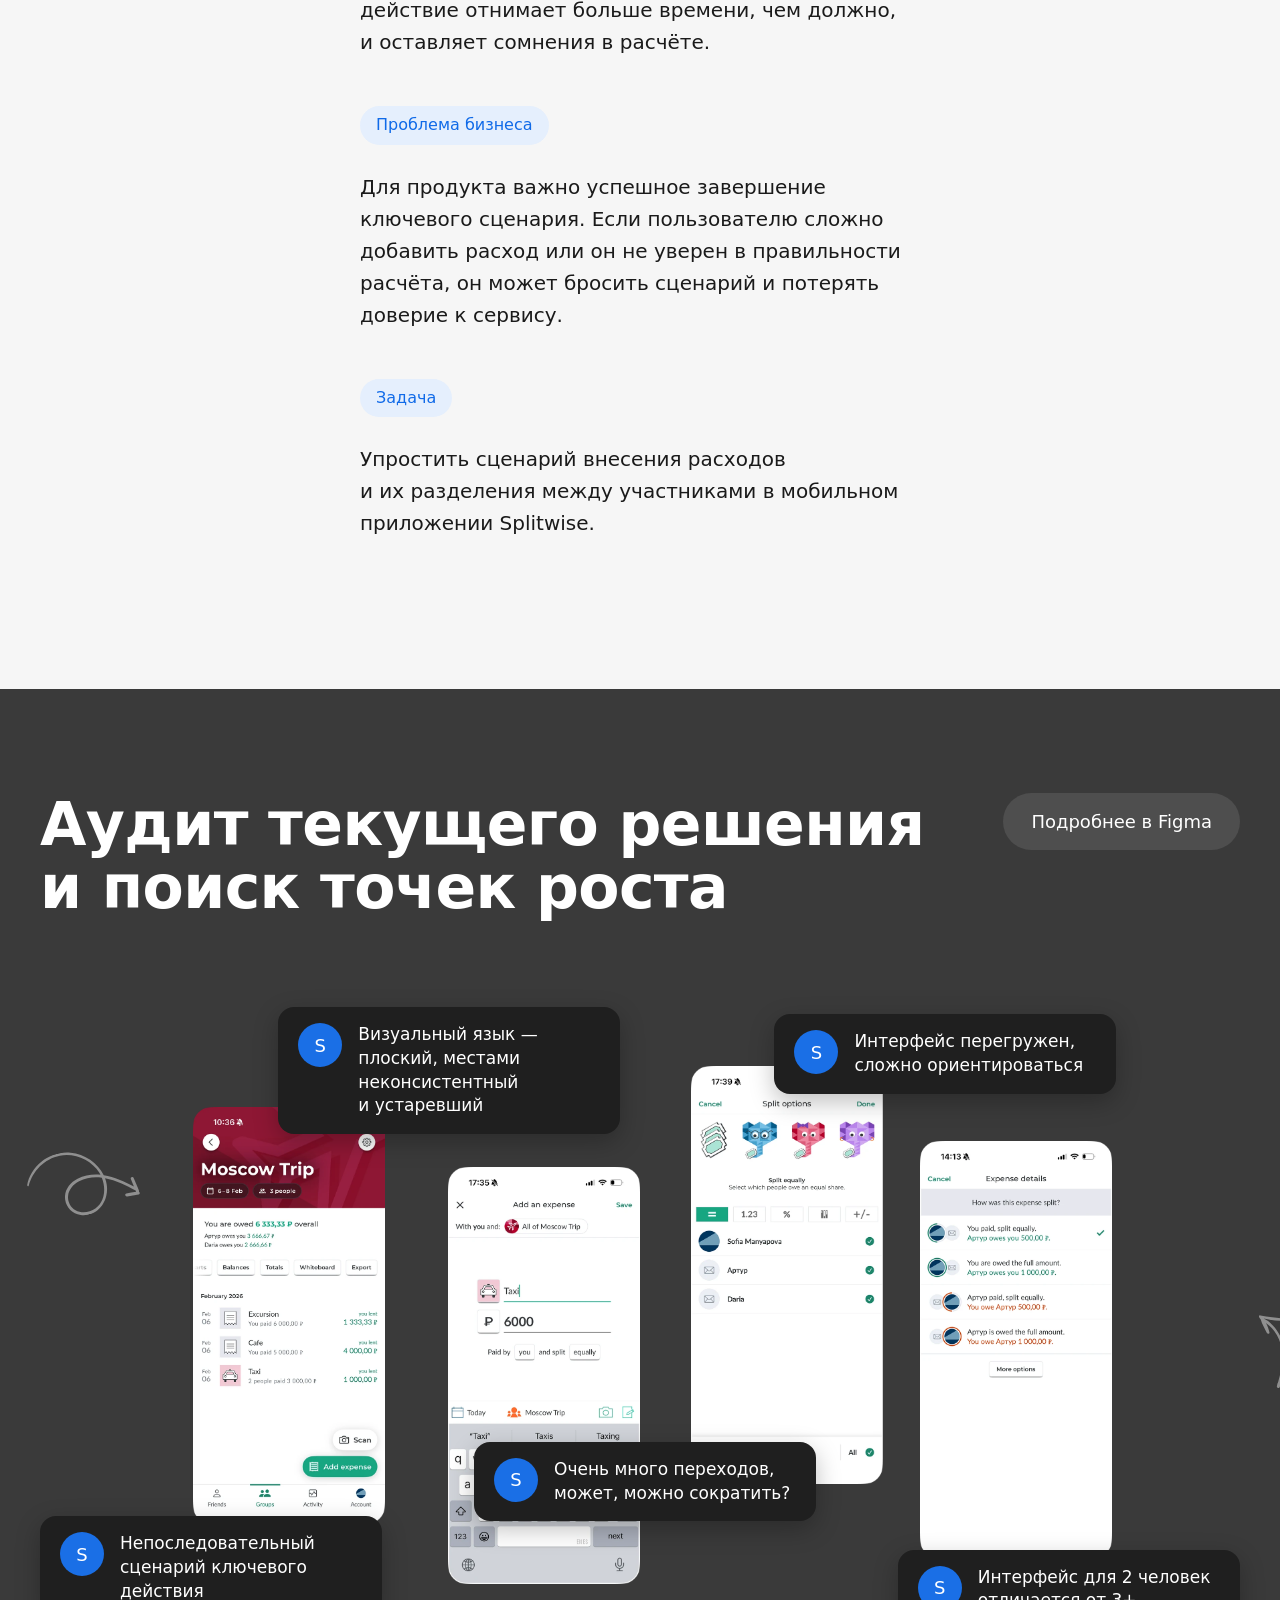
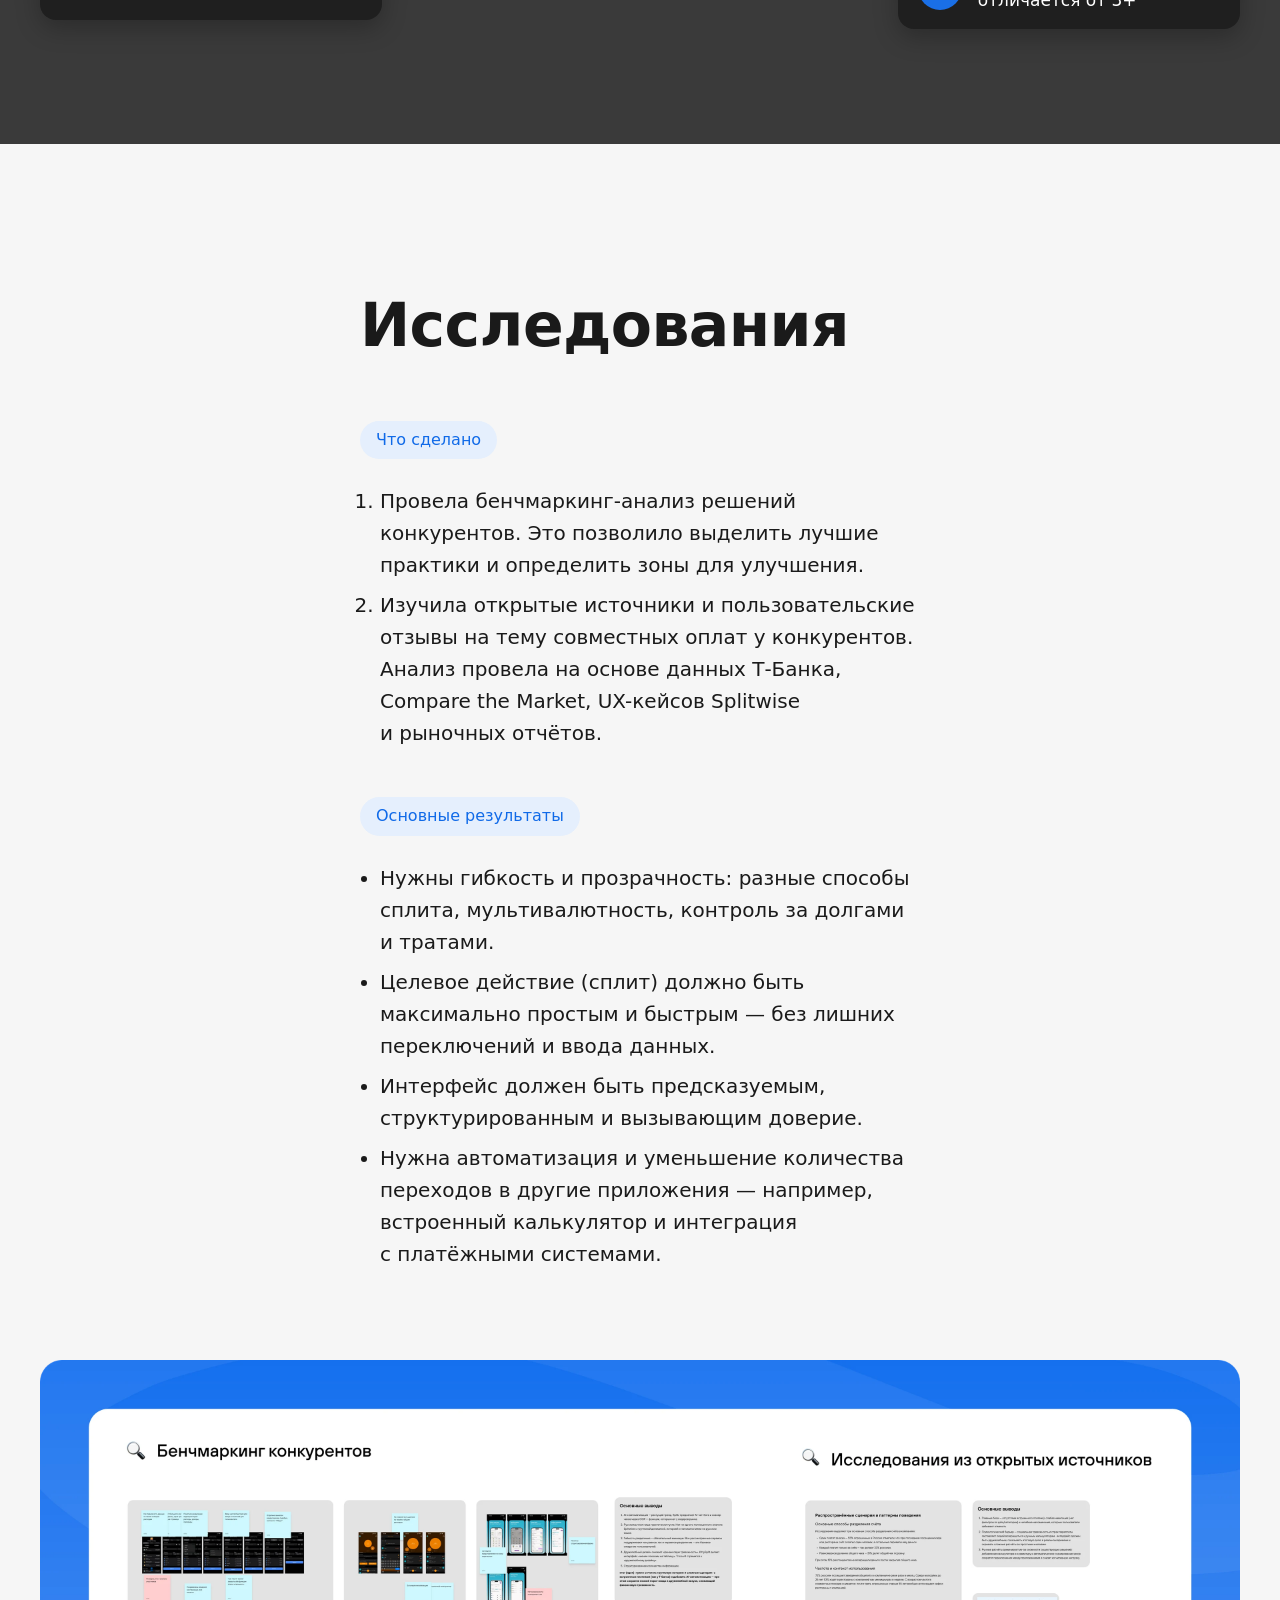
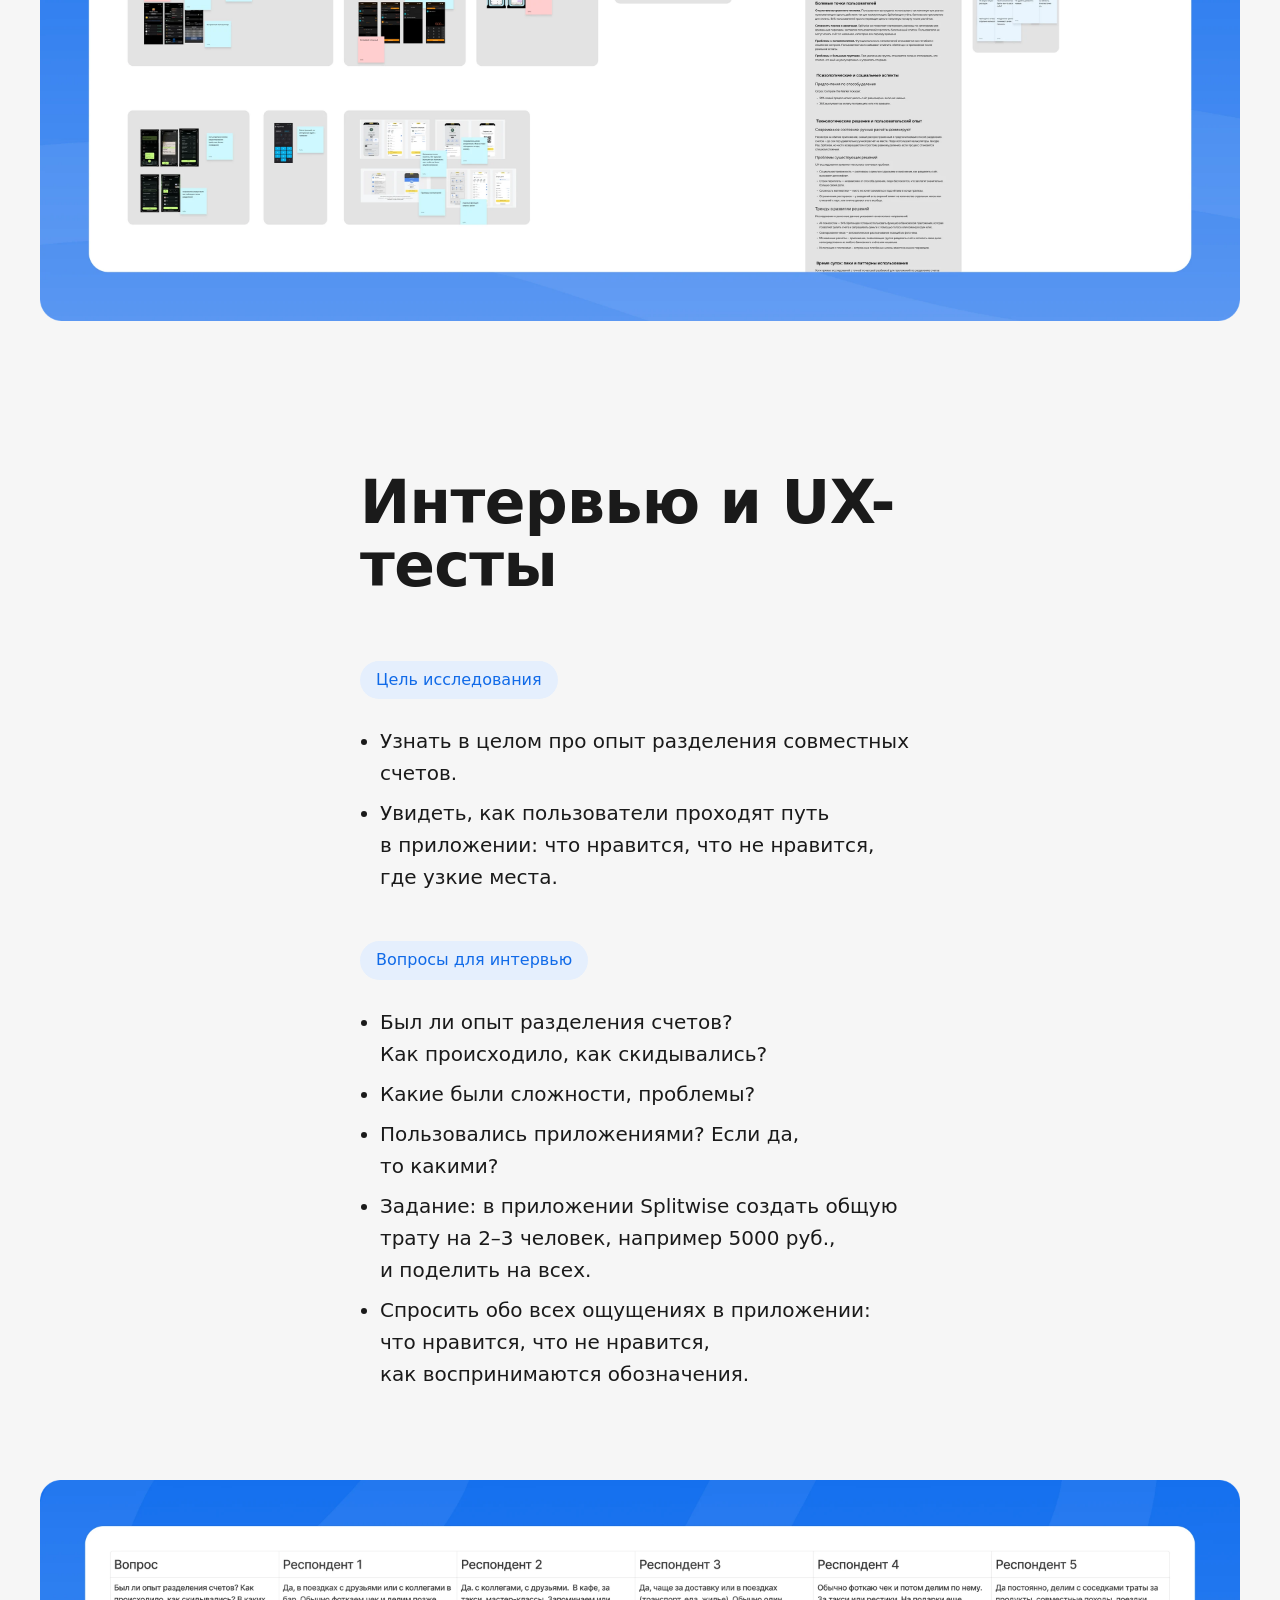
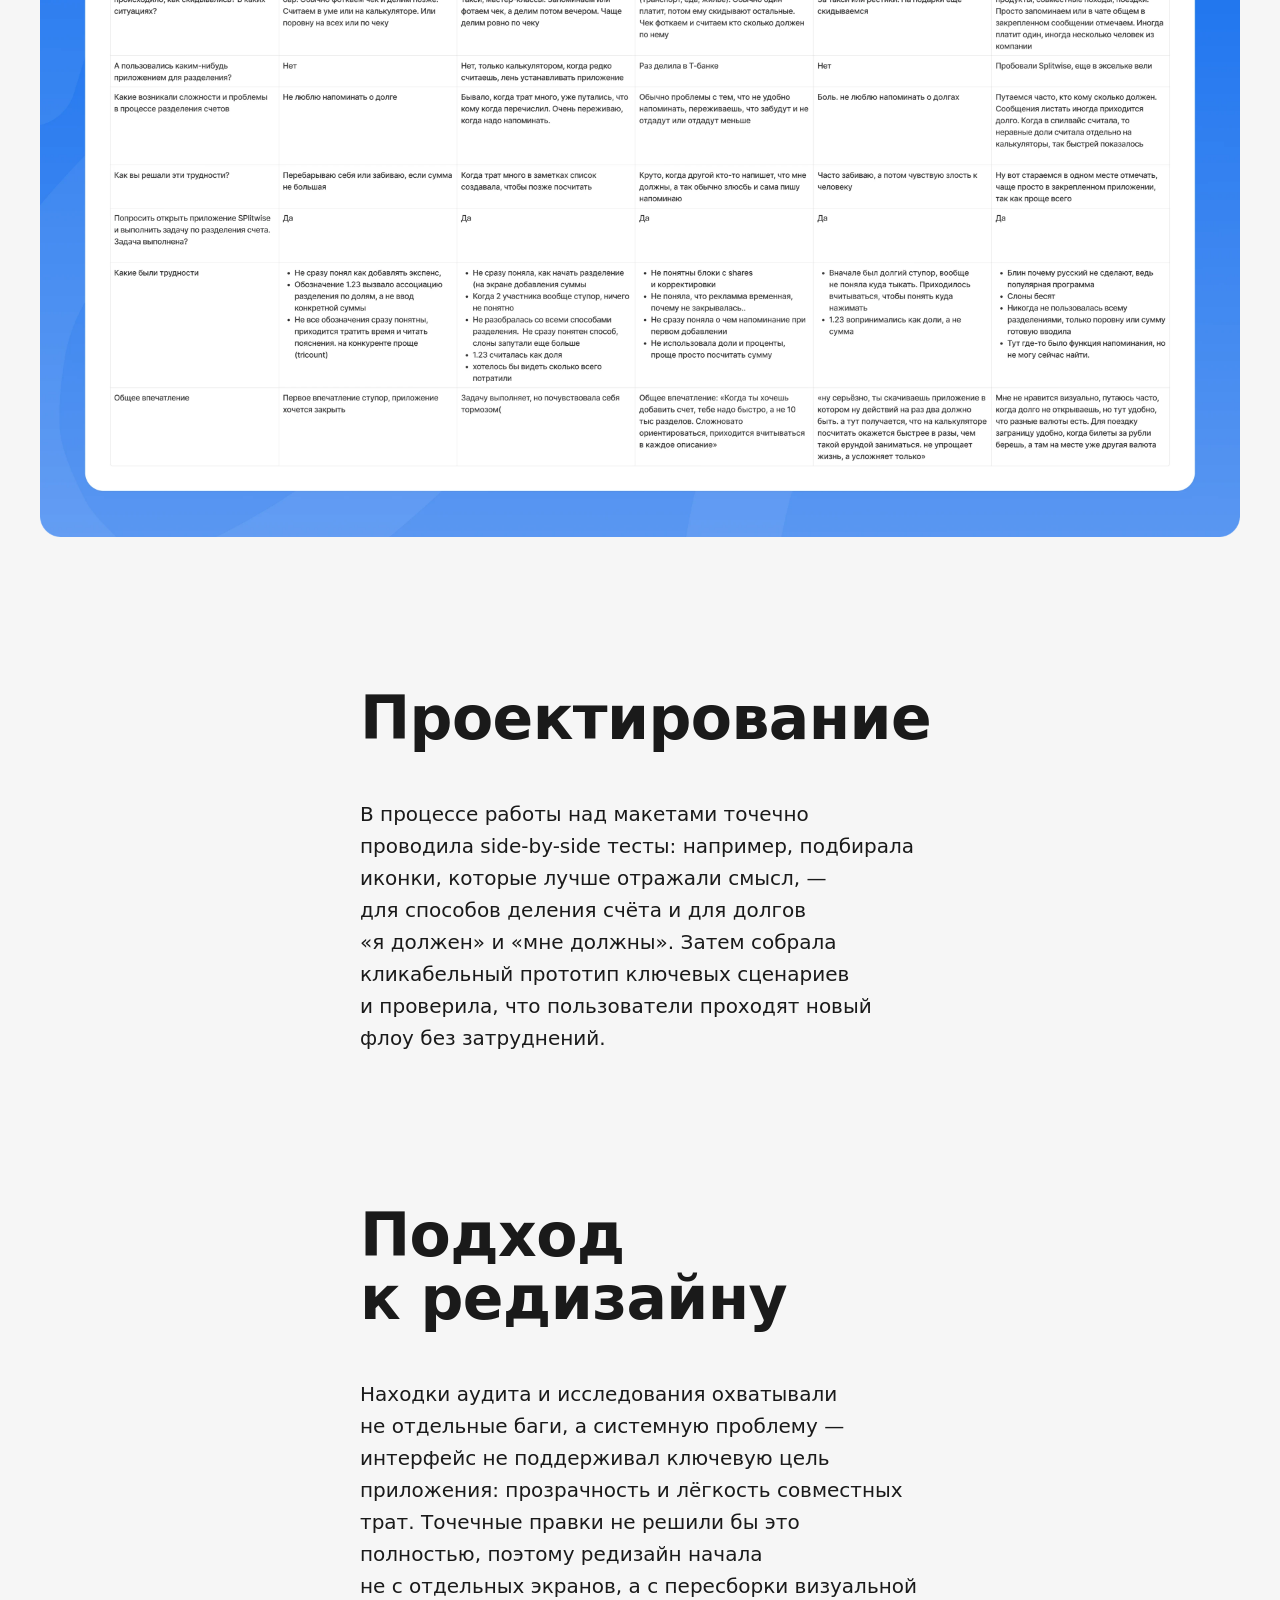
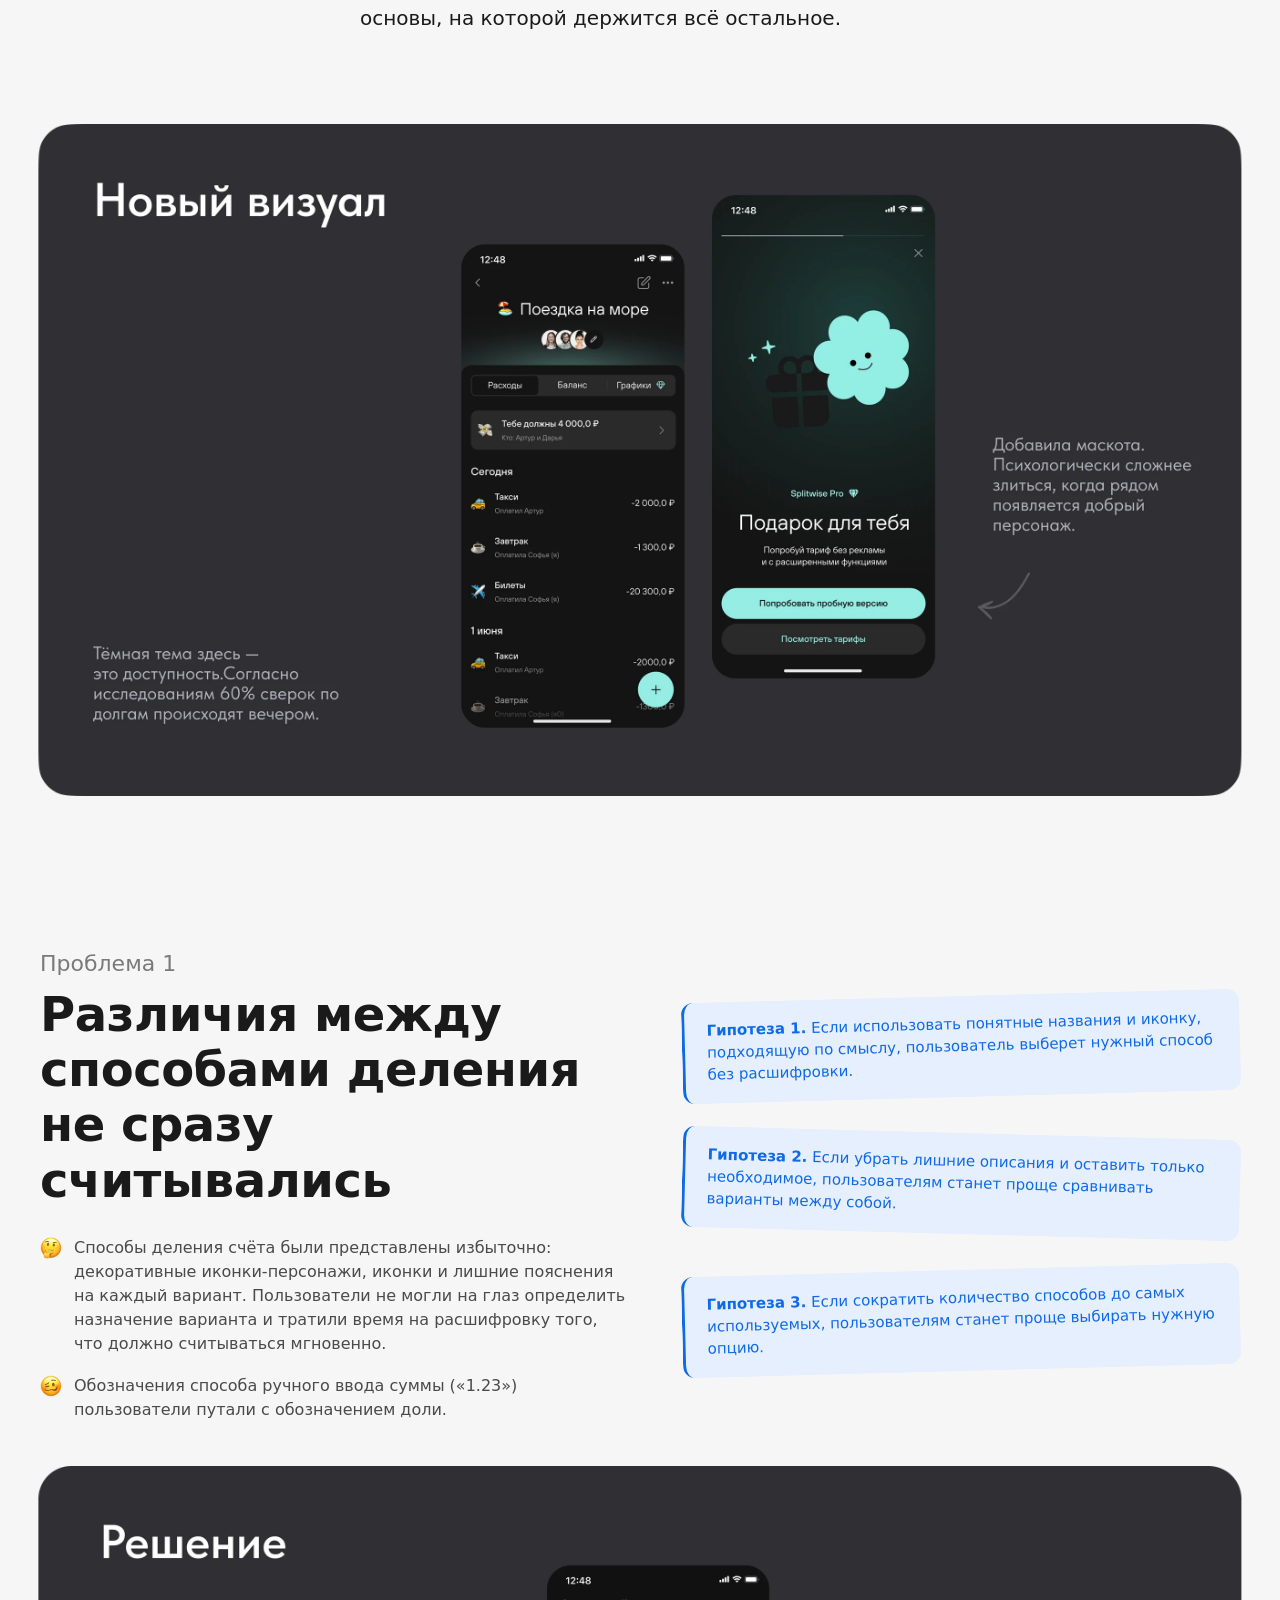
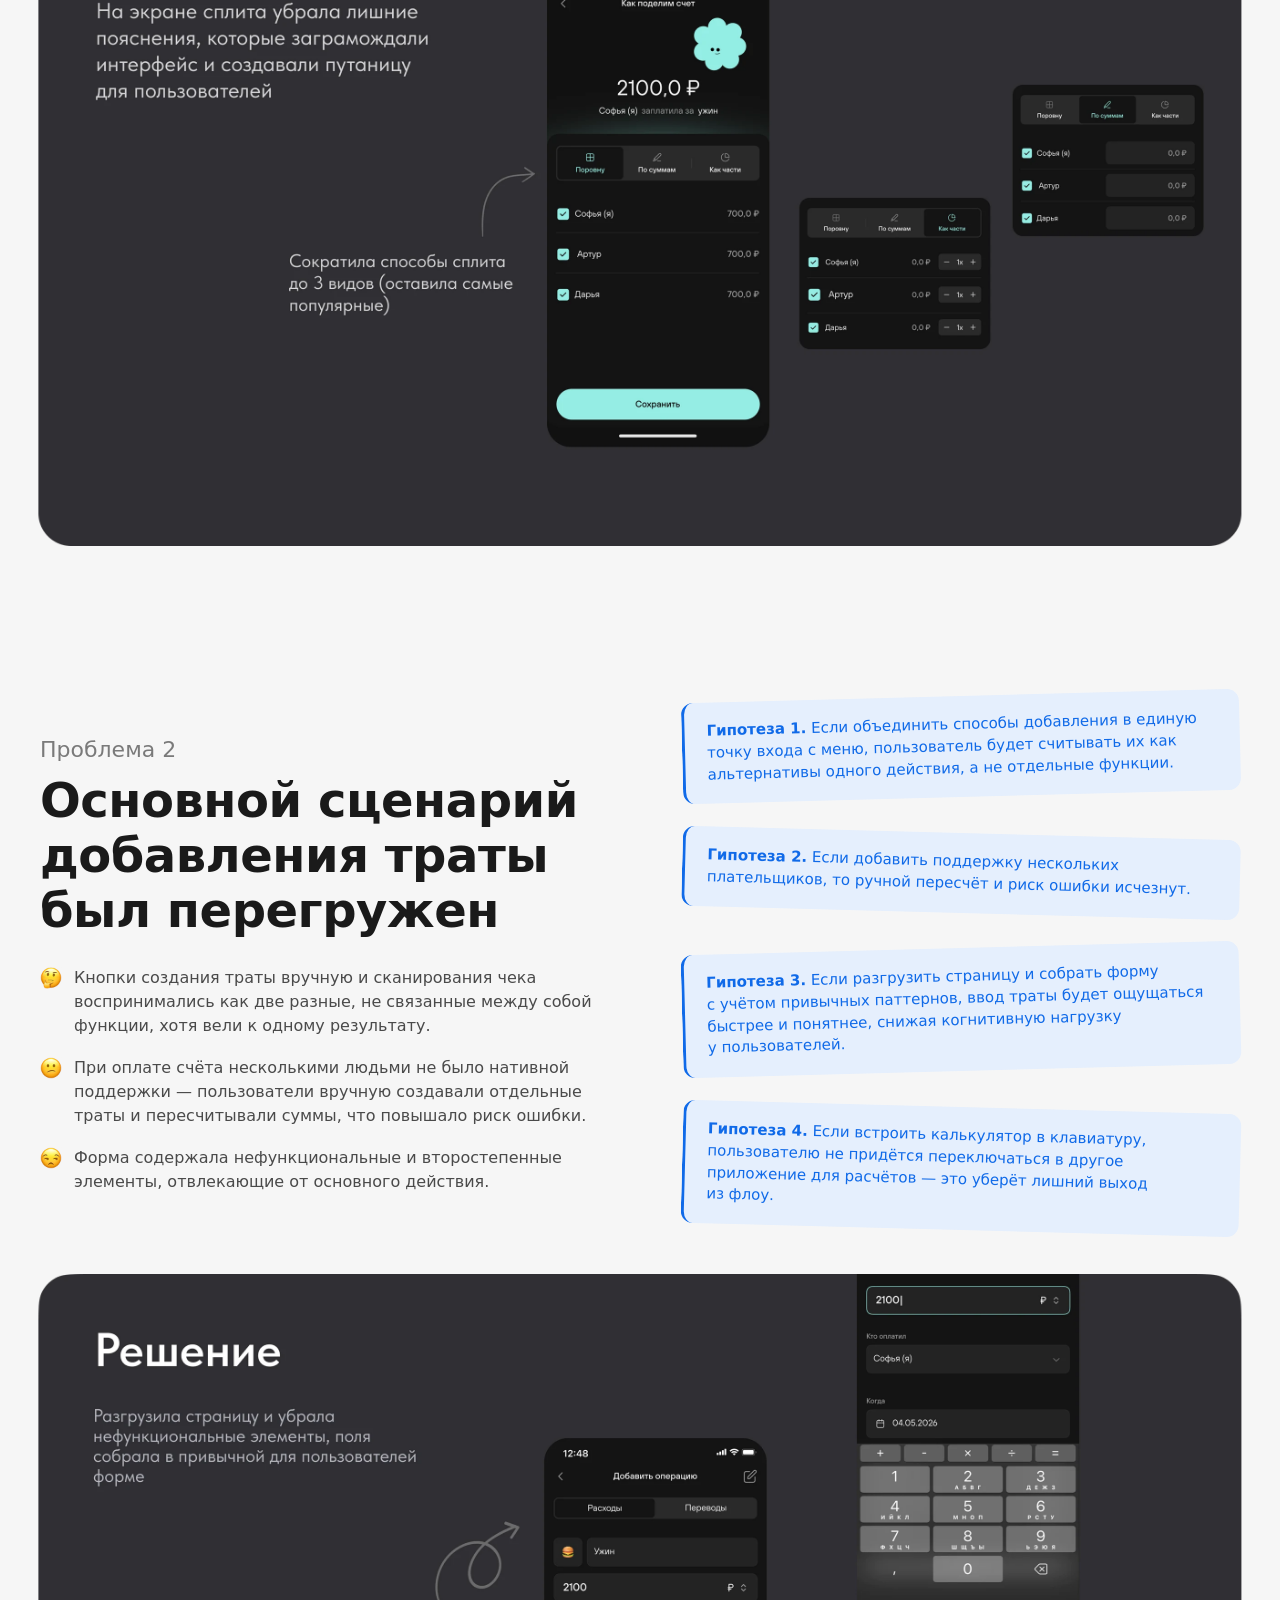
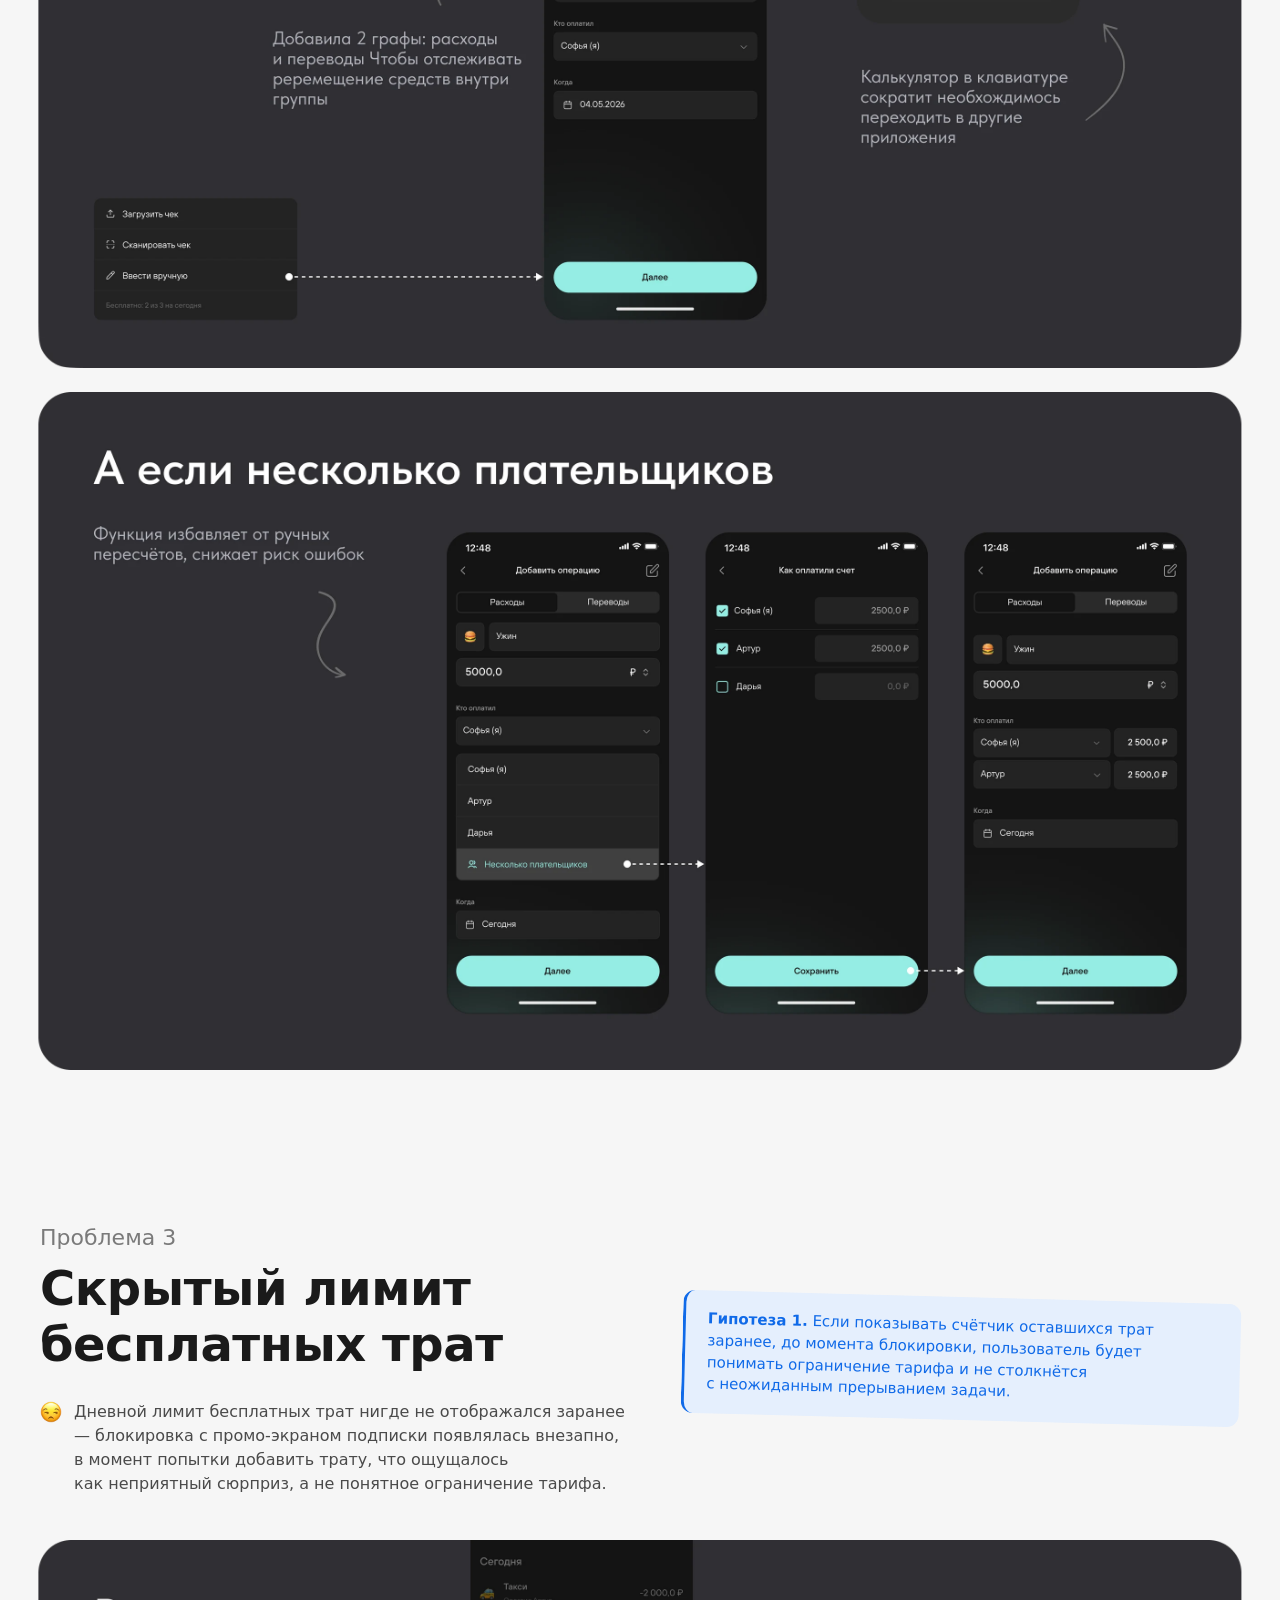
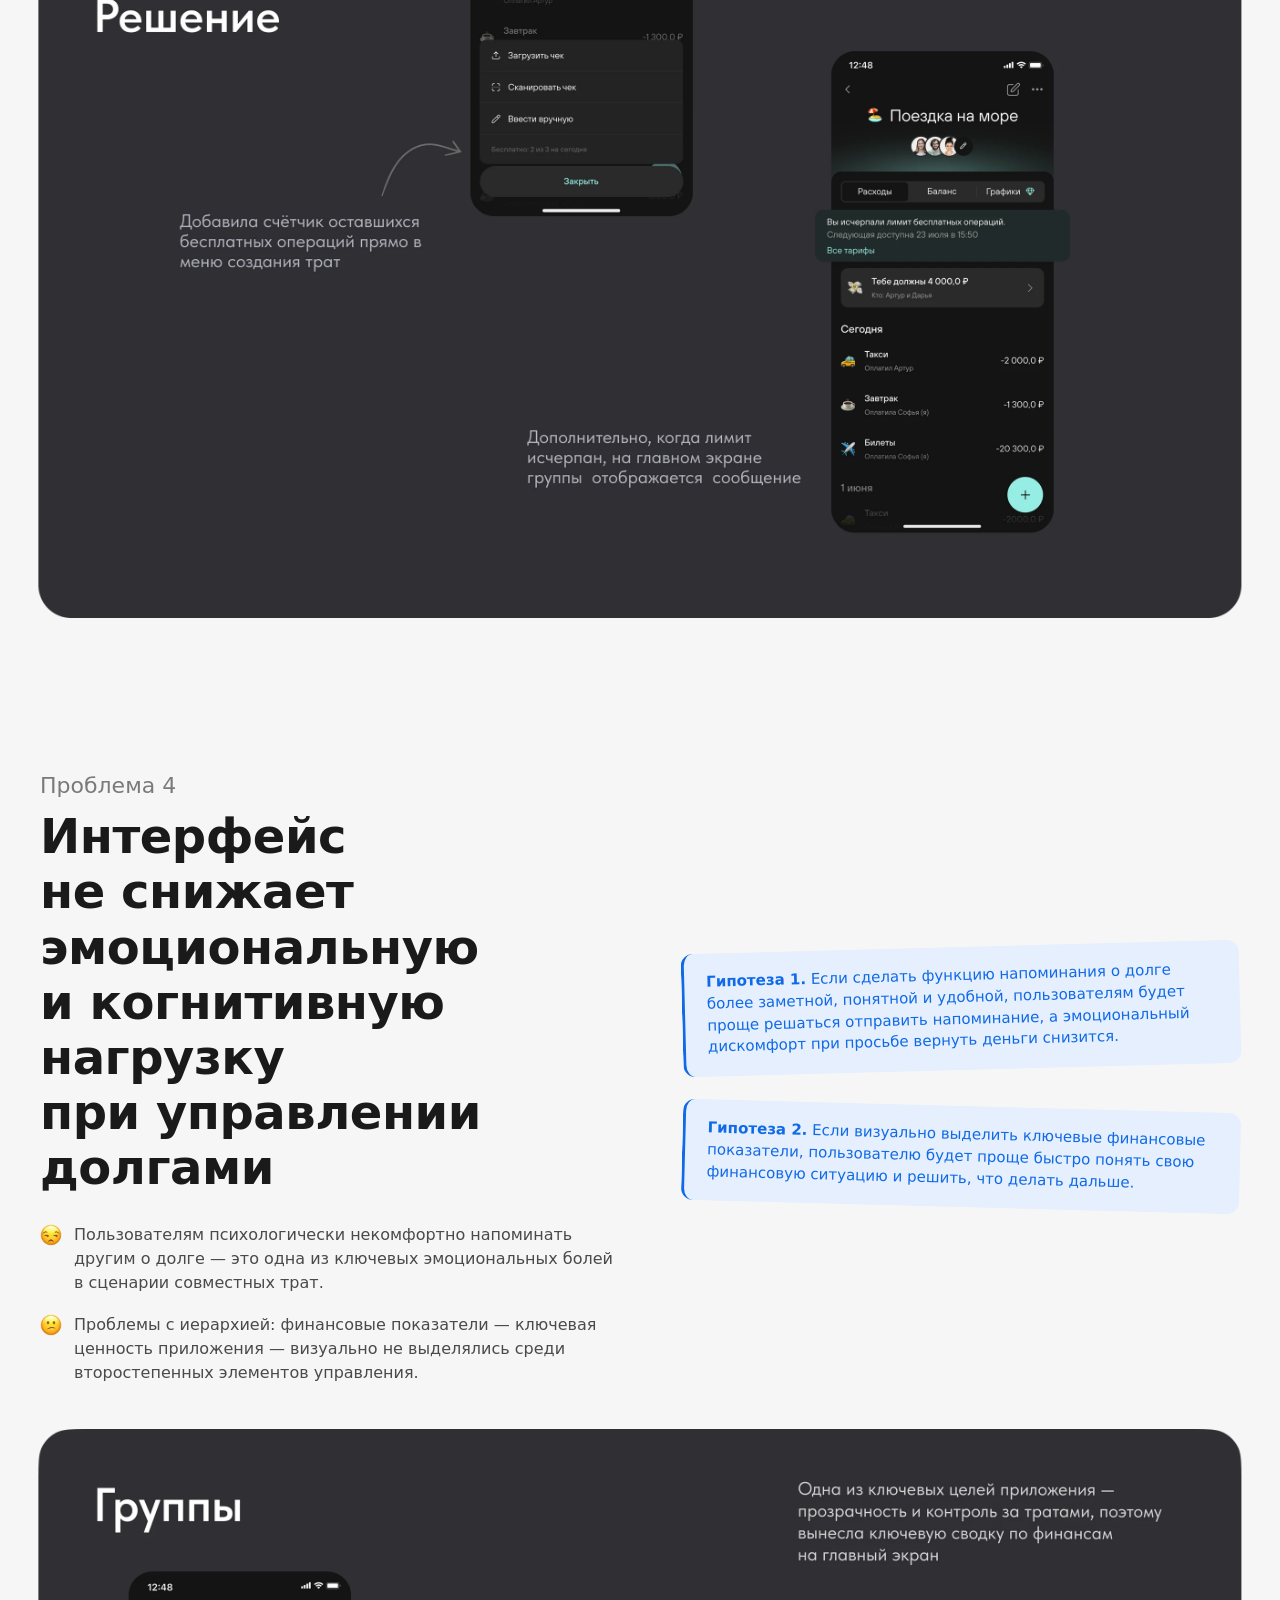
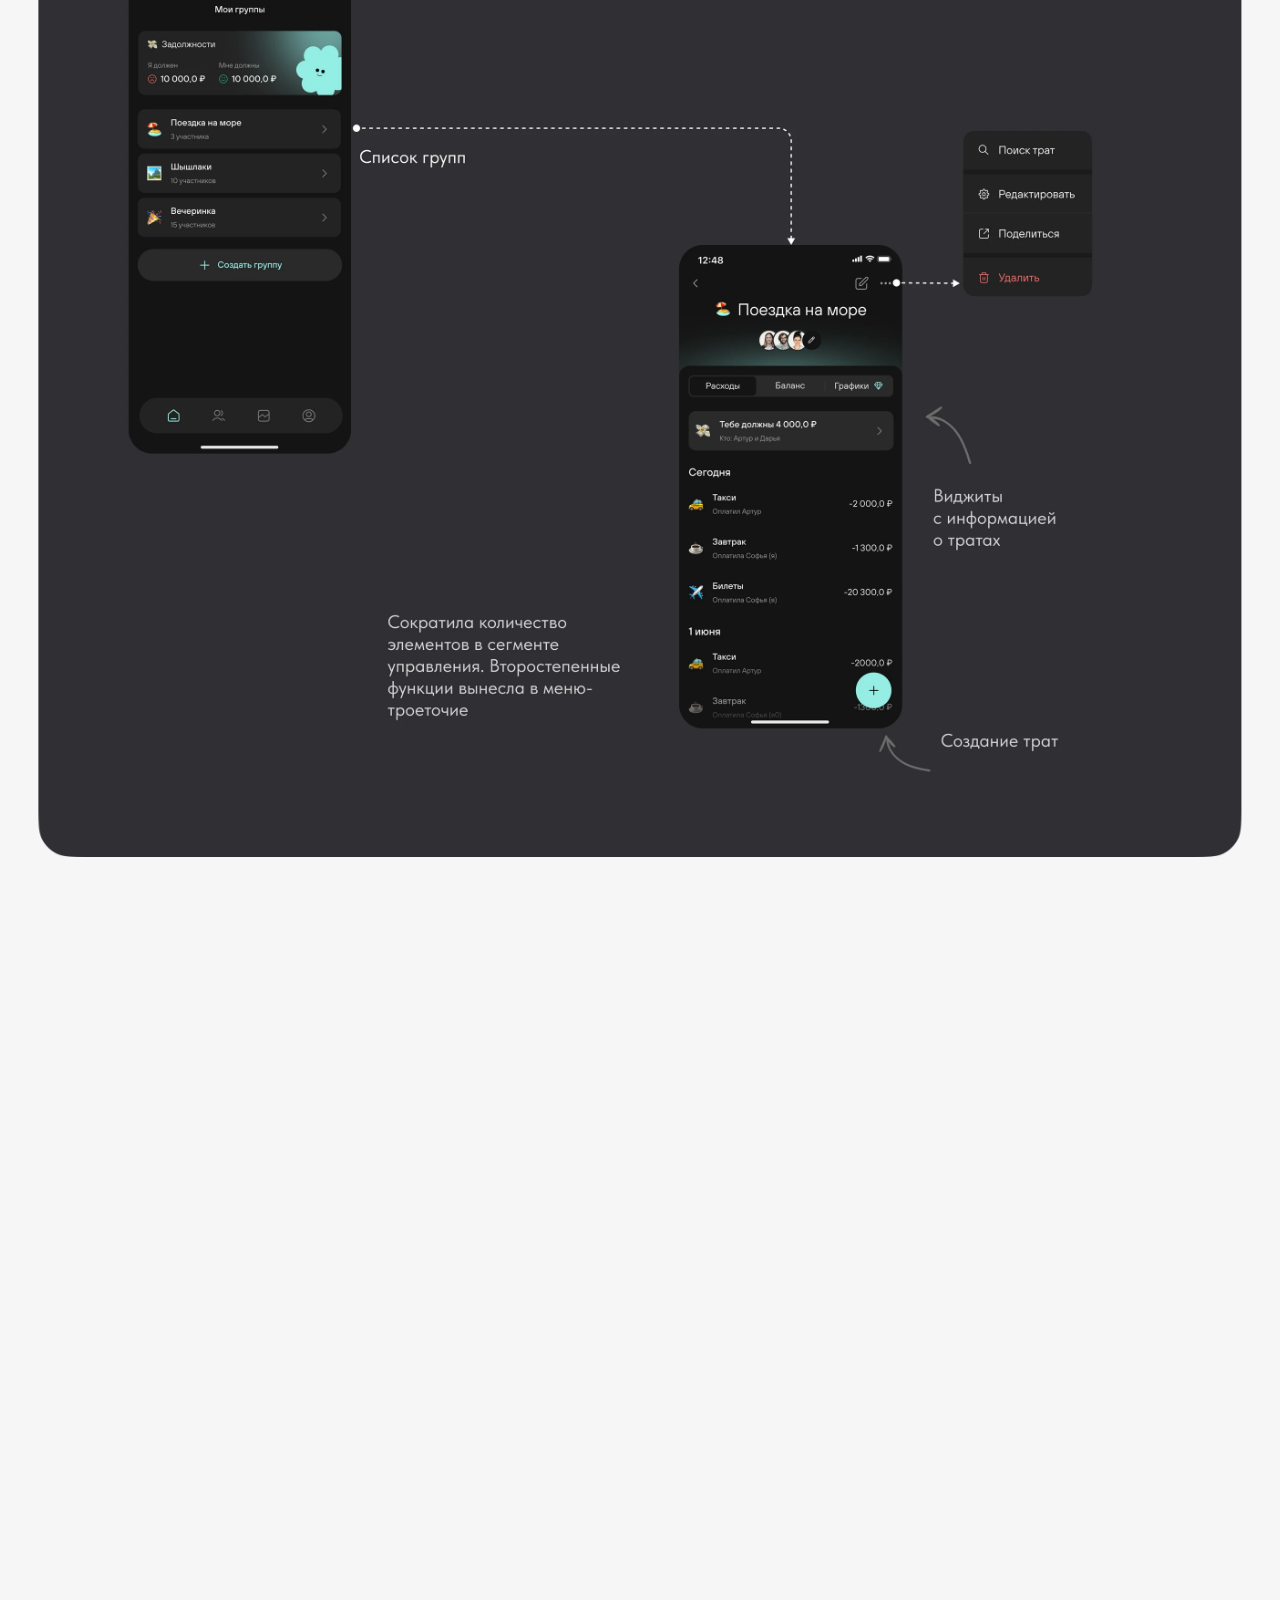
<file: cases/splitwise.html>
<!DOCTYPE html>
<html lang="ru">
<head>
  <meta charset="UTF-8" />
  <meta name="viewport" content="width=device-width, initial-scale=1.0" />
  <title>Splitwise — разделение совместных трат · Маняпова Софья</title>
  <link rel="icon" type="image/png" sizes="32x32" href="../assets/favicon-32.png" />
  <link rel="icon" type="image/png" sizes="192x192" href="../assets/favicon-192.png" />
  <link rel="apple-touch-icon" href="../assets/apple-touch-icon.png" />
  <link rel="stylesheet" href="https://static.tildacdn.com/css/fonts-tildasans.css" />
  <link rel="stylesheet" href="../styles.css" />
</head>
<body>
  <article class="case-page">
    <div class="case-page__head">
      <a class="back" href="../index.html">
        <svg viewBox="0 0 24 24" fill="none" stroke="currentColor" stroke-width="2" width="18" height="18" aria-hidden="true">
          <path d="M15 18l-6-6 6-6"/>
        </svg>
        На&nbsp;главную
      </a>
    </div>

    <div class="case-hero">
      <p class="case-hero__eyebrow">Splitwise</p>
      <h1>Улучшила сценарий разделения совместных трат</h1>
    </div>

    <div class="case-hero__media case-hero__media--bleed">
      <img src="../assets/Main SplitWise.webp" alt="Экраны приложения Splitwise" />
    </div>

    <div class="case-page__body">
      <section>
        <h2>Контекст</h2>
        <div class="subblock">
          <span class="tag">Продукт</span>
          <p>Splitwise — это&nbsp;приложение для&nbsp;совместного учёта финансов. Оно создано, чтобы&nbsp;отслеживать общие расходы, делить счета и&nbsp;избавлять от&nbsp;неловких вопросов наподобие «кто кому сколько должен».</p>
        </div>
        <div class="subblock">
          <span class="tag">Пользовательская проблема</span>
          <p>Люди, которые делят расходы, хотят быстро записать общую трату и&nbsp;быть уверенными, что&nbsp;каждый должен правильную сумму. В&nbsp;Splitwise это требует слишком много шагов, а&nbsp;логика деления не&nbsp;всегда очевидна. В&nbsp;итоге простое действие отнимает больше времени, чем&nbsp;должно, и&nbsp;оставляет сомнения в&nbsp;расчёте.</p>
        </div>
        <div class="subblock">
          <span class="tag">Проблема бизнеса</span>
          <p>Для&nbsp;продукта важно успешное завершение ключевого сценария. Если&nbsp;пользователю сложно добавить расход или&nbsp;он&nbsp;не&nbsp;уверен в&nbsp;правильности расчёта, он&nbsp;может бросить сценарий и&nbsp;потерять доверие к&nbsp;сервису.</p>
        </div>
        <div class="subblock">
          <span class="tag">Задача</span>
          <p>Упростить сценарий внесения расходов и&nbsp;их&nbsp;разделения между участниками в&nbsp;мобильном приложении Splitwise.</p>
        </div>
      </section>

      <section class="audit">
        <div class="audit__inner">
          <div class="audit__head">
            <h2 class="audit__title">Аудит текущего решения<br />и&nbsp;поиск точек роста</h2>
            <a class="audit__link" href="#">
              Подробнее в&nbsp;Figma
            </a>
          </div>
          <div class="audit__stage">
            <img loading="lazy" decoding="async" class="audit__phone audit__phone--1" src="../assets/IMG_6473%201.webp" alt="Splitwise: экран группы Moscow Trip со списком трат" />
            <img loading="lazy" decoding="async" class="audit__phone audit__phone--2" src="../assets/IMG_6490%203.webp" alt="Splitwise: экран добавления расхода" />
            <img loading="lazy" decoding="async" class="audit__phone audit__phone--3" src="../assets/IMG_6491%203.webp" alt="Splitwise: экран выбора способа разделения" />
            <img loading="lazy" decoding="async" class="audit__phone audit__phone--4" src="../assets/IMG_6498%201.webp" alt="Splitwise: экран деталей расхода для двух человек" />
            <img loading="lazy" decoding="async" class="audit__arrow audit__arrow--left" src="../assets/audit-arrow-left.svg" alt="" aria-hidden="true" />
            <img loading="lazy" decoding="async" class="audit__arrow audit__arrow--right" src="../assets/audit-arrow-right.svg" alt="" aria-hidden="true" />
            <div class="audit__note audit__note--a"><span class="audit__avatar">S</span><p>Визуальный язык — плоский, местами неконсистентный и&nbsp;устаревший</p></div>
            <div class="audit__note audit__note--b"><span class="audit__avatar">S</span><p>Интерфейс перегружен, сложно ориентироваться</p></div>
            <div class="audit__note audit__note--c"><span class="audit__avatar">S</span><p>Очень много переходов, может, можно сократить?</p></div>
            <div class="audit__note audit__note--d"><span class="audit__avatar">S</span><p>Непоследовательный сценарий ключевого действия</p></div>
            <div class="audit__note audit__note--e"><span class="audit__avatar">S</span><p>Интерфейс для&nbsp;2 человек отличается от&nbsp;3+</p></div>
          </div>
        </div>
      </section>

      <section>
        <h2>Исследования</h2>
        <div class="subblock">
          <span class="tag">Что&nbsp;сделано</span>
          <ol>
            <li>Провела бенчмаркинг-анализ решений конкурентов. Это&nbsp;позволило выделить лучшие практики и&nbsp;определить зоны для&nbsp;улучшения.</li>
            <li>Изучила открытые источники и&nbsp;пользовательские отзывы на&nbsp;тему совместных оплат у&nbsp;конкурентов. Анализ провела на&nbsp;основе данных Т-Банка, Compare the Market, UX-кейсов Splitwise и&nbsp;рыночных отчётов.</li>
          </ol>
        </div>
        <div class="subblock">
          <span class="tag">Основные результаты</span>
          <ul>
            <li>Нужны гибкость и&nbsp;прозрачность: разные способы сплита, мультивалютность, контроль за&nbsp;долгами и&nbsp;тратами.</li>
            <li>Целевое действие (сплит) должно быть максимально простым и&nbsp;быстрым — без&nbsp;лишних переключений и&nbsp;ввода данных.</li>
            <li>Интерфейс должен быть предсказуемым, структурированным и&nbsp;вызывающим доверие.</li>
            <li>Нужна автоматизация и&nbsp;уменьшение количества переходов в&nbsp;другие приложения — например, встроенный калькулятор и&nbsp;интеграция с&nbsp;платёжными системами.</li>
          </ul>
        </div>
        <div class="case-page__wide-image case-page__wide-image--contained">
          <img loading="lazy" decoding="async" src="../assets/research.webp" alt="Доска исследования: бенчмаркинг конкурентов и&nbsp;анализ открытых источников" />
        </div>
      </section>

      <section>
        <h2>Интервью и&nbsp;UX-тесты</h2>
        <div class="subblock">
          <span class="tag">Цель исследования</span>
          <ul>
            <li>Узнать в&nbsp;целом про&nbsp;опыт разделения совместных счетов.</li>
            <li>Увидеть, как&nbsp;пользователи проходят путь в&nbsp;приложении: что&nbsp;нравится, что&nbsp;не&nbsp;нравится, где&nbsp;узкие места.</li>
          </ul>
        </div>
        <div class="subblock">
          <span class="tag">Вопросы для&nbsp;интервью</span>
          <ul>
            <li>Был ли&nbsp;опыт разделения счетов? Как&nbsp;происходило, как&nbsp;скидывались?</li>
            <li>Какие были сложности, проблемы?</li>
            <li>Пользовались приложениями? Если&nbsp;да, то&nbsp;какими?</li>
            <li>Задание: в&nbsp;приложении Splitwise создать общую трату на&nbsp;2–3 человек, например 5000&nbsp;руб., и&nbsp;поделить на&nbsp;всех.</li>
            <li>Спросить обо&nbsp;всех ощущениях в&nbsp;приложении: что&nbsp;нравится, что&nbsp;не&nbsp;нравится, как&nbsp;воспринимаются обозначения.</li>
          </ul>
        </div>
        <div class="case-page__wide-image case-page__wide-image--contained">
          <img loading="lazy" decoding="async" src="../assets/interview.webp" alt="Таблица результатов интервью с&nbsp;респондентами" />
        </div>
      </section>

      <section>
        <h2>Проектирование</h2>
        <p>В&nbsp;процессе работы над&nbsp;макетами точечно проводила side-by-side тесты: например, подбирала иконки, которые лучше отражали смысл, — для&nbsp;способов деления счёта и&nbsp;для&nbsp;долгов «я&nbsp;должен» и&nbsp;«мне&nbsp;должны». Затем собрала кликабельный прототип ключевых сценариев и&nbsp;проверила, что&nbsp;пользователи проходят новый флоу без&nbsp;затруднений.</p>
      </section>

      <section>
        <h2>Подход к&nbsp;редизайну</h2>
        <p>Находки аудита и&nbsp;исследования охватывали не&nbsp;отдельные баги, а&nbsp;системную проблему — интерфейс не&nbsp;поддерживал ключевую цель приложения: прозрачность и&nbsp;лёгкость совместных трат. Точечные правки не&nbsp;решили бы это полностью, поэтому редизайн начала не&nbsp;с&nbsp;отдельных экранов, а&nbsp;с&nbsp;пересборки визуальной основы, на&nbsp;которой держится всё остальное.</p>
        <div class="panel panel--after-text">
          <img loading="lazy" decoding="async" src="../assets/splitwise-concept.webp" alt="Концепт визуала: тёмная тема как доступность и маскот, который снижает эмоциональное напряжение вокруг долгов" />
        </div>
      </section>

    </div>

    <div class="problems">
      <section class="problem">
        <div class="problem__top">
          <div class="problem__text">
            <p class="problem__eyebrow">Проблема 1</p>
            <h2 class="problem__title">Различия между способами деления не&nbsp;сразу считывались</h2>
            <ul class="problem__list">
              <li>
                <img loading="lazy" decoding="async" class="problem__emoji" src="../assets/emoji-thinking.webp" alt="" />
                <span>Способы деления счёта были представлены избыточно: декоративные иконки-персонажи, иконки и&nbsp;лишние пояснения на&nbsp;каждый вариант. Пользователи не&nbsp;могли на&nbsp;глаз определить назначение варианта и&nbsp;тратили время на&nbsp;расшифровку того, что&nbsp;должно считываться мгновенно.</span>
              </li>
              <li>
                <img loading="lazy" decoding="async" class="problem__emoji" src="../assets/emoji-flushed.webp" alt="" />
                <span>Обозначения способа ручного ввода суммы («1.23») пользователи путали с&nbsp;обозначением доли.</span>
              </li>
            </ul>
          </div>
          <div class="problem__hypotheses">
            <p class="hypothesis"><strong>Гипотеза 1.</strong> Если&nbsp;использовать понятные названия и&nbsp;иконку, подходящую по&nbsp;смыслу, пользователь выберет нужный способ без&nbsp;расшифровки.</p>
            <p class="hypothesis"><strong>Гипотеза 2.</strong> Если&nbsp;убрать лишние описания и&nbsp;оставить только необходимое, пользователям станет проще сравнивать варианты между собой.</p>
            <p class="hypothesis"><strong>Гипотеза 3.</strong> Если&nbsp;сократить количество способов до&nbsp;самых используемых, пользователям станет проще выбирать нужную опцию.</p>
          </div>
        </div>

        <div class="panel">
          <img loading="lazy" decoding="async" src="../assets/splitwise-p1-split.webp" alt="Экран сплита: убрала лишние пояснения, которые загромождали интерфейс, и сократила способы сплита до трёх самых популярных" />
        </div>
      </section>

      <section class="problem">
        <div class="problem__top">
          <div class="problem__text">
            <p class="problem__eyebrow">Проблема 2</p>
            <h2 class="problem__title">Основной сценарий добавления траты был перегружен</h2>
            <ul class="problem__list">
              <li>
                <img loading="lazy" decoding="async" class="problem__emoji" src="../assets/emoji-thinking.webp" alt="" />
                <span>Кнопки создания траты вручную и&nbsp;сканирования чека воспринимались как&nbsp;две разные, не&nbsp;связанные между собой функции, хотя вели к&nbsp;одному результату.</span>
              </li>
              <li>
                <img loading="lazy" decoding="async" class="problem__emoji" src="../assets/emoji-pensive.webp" alt="" />
                <span>При&nbsp;оплате счёта несколькими людьми не&nbsp;было нативной поддержки — пользователи вручную создавали отдельные траты и&nbsp;пересчитывали суммы, что&nbsp;повышало риск ошибки.</span>
              </li>
              <li>
                <img loading="lazy" decoding="async" class="problem__emoji" src="../assets/emoji-confused.webp" alt="" />
                <span>Форма содержала нефункциональные и&nbsp;второстепенные элементы, отвлекающие от&nbsp;основного действия.</span>
              </li>
            </ul>
          </div>
          <div class="problem__hypotheses">
            <p class="hypothesis"><strong>Гипотеза 1.</strong> Если&nbsp;объединить способы добавления в&nbsp;единую точку входа с&nbsp;меню, пользователь будет считывать их&nbsp;как альтернативы одного действия, а&nbsp;не&nbsp;отдельные функции.</p>
            <p class="hypothesis"><strong>Гипотеза 2.</strong> Если&nbsp;добавить поддержку нескольких плательщиков, то&nbsp;ручной пересчёт и&nbsp;риск ошибки исчезнут.</p>
            <p class="hypothesis"><strong>Гипотеза 3.</strong> Если&nbsp;разгрузить страницу и&nbsp;собрать форму с&nbsp;учётом привычных паттернов, ввод траты будет ощущаться быстрее и&nbsp;понятнее, снижая когнитивную нагрузку у&nbsp;пользователей.</p>
            <p class="hypothesis"><strong>Гипотеза 4.</strong> Если&nbsp;встроить калькулятор в&nbsp;клавиатуру, пользователю не&nbsp;придётся переключаться в&nbsp;другое приложение для&nbsp;расчётов — это&nbsp;уберёт лишний выход из&nbsp;флоу.</p>
          </div>
        </div>

        <div class="panel">
          <img loading="lazy" decoding="async" src="../assets/splitwise-p2-form.webp" alt="Экран добавления расхода: разгрузила страницу, добавила графы «Расходы» и «Переводы», встроила калькулятор в клавиатуру" />
        </div>

        <div class="panel">
          <img loading="lazy" decoding="async" src="../assets/splitwise-p2-payers.webp" alt="Сценарий нескольких плательщиков: функция избавляет от ручных пересчётов и снижает риск ошибок" />
        </div>
      </section>

      <section class="problem">
        <div class="problem__top">
          <div class="problem__text">
            <p class="problem__eyebrow">Проблема 3</p>
            <h2 class="problem__title">Скрытый лимит бесплатных трат</h2>
            <ul class="problem__list">
              <li>
                <img loading="lazy" decoding="async" class="problem__emoji" src="../assets/emoji-confused.webp" alt="" />
                <span>Дневной лимит бесплатных трат нигде не&nbsp;отображался заранее — блокировка с&nbsp;промо-экраном подписки появлялась внезапно, в&nbsp;момент попытки добавить трату, что&nbsp;ощущалось как&nbsp;неприятный сюрприз, а&nbsp;не&nbsp;понятное ограничение тарифа.</span>
              </li>
            </ul>
          </div>
          <div class="problem__hypotheses">
            <p class="hypothesis hypothesis--tilt-right"><strong>Гипотеза 1.</strong> Если&nbsp;показывать счётчик оставшихся трат заранее, до&nbsp;момента блокировки, пользователь будет понимать ограничение тарифа и&nbsp;не&nbsp;столкнётся с&nbsp;неожиданным прерыванием задачи.</p>
          </div>
        </div>

        <div class="panel">
          <img loading="lazy" decoding="async" src="../assets/splitwise-p3-limit.webp" alt="Решение: добавила счётчик оставшихся бесплатных операций прямо в меню создания трат; когда лимит исчерпан, на главном экране группы отображается сообщение" />
        </div>
      </section>

      <section class="problem">
        <div class="problem__top">
          <div class="problem__text">
            <p class="problem__eyebrow">Проблема 4</p>
            <h2 class="problem__title">Интерфейс не&nbsp;снижает эмоциональную и&nbsp;когнитивную нагрузку при&nbsp;управлении долгами</h2>
            <ul class="problem__list">
              <li>
                <img loading="lazy" decoding="async" class="problem__emoji" src="../assets/emoji-confused.webp" alt="" />
                <span>Пользователям психологически некомфортно напоминать другим о&nbsp;долге — это&nbsp;одна из&nbsp;ключевых эмоциональных болей в&nbsp;сценарии совместных трат.</span>
              </li>
              <li>
                <img loading="lazy" decoding="async" class="problem__emoji" src="../assets/emoji-pensive.webp" alt="" />
                <span>Проблемы с&nbsp;иерархией: финансовые показатели — ключевая ценность приложения — визуально не&nbsp;выделялись среди второстепенных элементов управления.</span>
              </li>
            </ul>
          </div>
          <div class="problem__hypotheses">
            <p class="hypothesis"><strong>Гипотеза 1.</strong> Если&nbsp;сделать функцию напоминания о&nbsp;долге более заметной, понятной и&nbsp;удобной, пользователям будет проще решаться отправить напоминание, а&nbsp;эмоциональный дискомфорт при&nbsp;просьбе вернуть деньги снизится.</p>
            <p class="hypothesis"><strong>Гипотеза 2.</strong> Если&nbsp;визуально выделить ключевые финансовые показатели, пользователю будет проще быстро понять свою финансовую ситуацию и&nbsp;решить, что&nbsp;делать дальше.</p>
          </div>
        </div>

        <div class="panel">
          <img loading="lazy" decoding="async" src="../assets/splitwise-p4-groups.webp" alt="Группы: ключевая сводка по финансам вынесена на главный экран, второстепенные функции убраны в меню-троеточие" />
        </div>

        <div class="panel">
          <img loading="lazy" decoding="async" src="../assets/splitwise-p4-balance.webp" alt="Баланс: функция напоминания о долге размещена на экране баланса и доступна в один клик" />
        </div>
      </section>

      <section class="problem">
        <div class="problem__top">
          <div class="problem__text">
            <p class="problem__eyebrow">Проблема 5</p>
            <h2 class="problem__title">Непрозрачный процесс сканирования чека</h2>
            <ul class="problem__list">
              <li>
                <img loading="lazy" decoding="async" class="problem__emoji" src="../assets/emoji-thinking.webp" alt="" />
                <span>После сканирования чека результат распознавания не&nbsp;давал пользователю понятного пути проверки и&nbsp;правок.</span>
              </li>
              <li>
                <img loading="lazy" decoding="async" class="problem__emoji" src="../assets/emoji-pensive.webp" alt="" />
                <span>Не&nbsp;было видно прогресса при&nbsp;загрузке и&nbsp;обработке чека — не&nbsp;было ясно, сколько продлится загрузка.</span>
              </li>
            </ul>
          </div>
          <div class="problem__hypotheses">
            <p class="hypothesis"><strong>Гипотеза 1.</strong> Если&nbsp;сделать весь путь от&nbsp;скана до&nbsp;распределения явным — с&nbsp;отдельным шагом проверки, редактирования и&nbsp;распределения по&nbsp;позициям между участниками, — пользователь будет доверять результату и&nbsp;сможет исправить ошибки распознавания без&nbsp;путаницы.</p>
            <p class="hypothesis"><strong>Гипотеза 2.</strong> Если&nbsp;показать индикатор прогресса при&nbsp;обработке чека, пользователь будет уверен, что&nbsp;процесс идёт, и&nbsp;не&nbsp;станет прерывать его повторными действиями.</p>
          </div>
        </div>

        <div class="panel">
          <img loading="lazy" decoding="async" src="../assets/splitwise-p5-scan.webp" alt="Добавление по чеку: сканируем, проверяем и редактируем, распределяем, корректируем (купон, чаевые, скидки)" />
        </div>
      </section>
    </div>

    <div class="case-page__body">
      <section>
        <h2>А&nbsp;что&nbsp;дальше?</h2>
        <ul>
          <li>Выкатываем изменения по&nbsp;частям через A/B-тесты, чтобы видеть эффект каждого решения отдельно.</li>
          <li>Главные метрики — доля завершённых добавлений траты и&nbsp;время на&nbsp;этот сценарий.</li>
          <li>Отдельно проверяем напоминания о&nbsp;долге и&nbsp;сканирование чека: сколько напоминаний отправляют и&nbsp;как&nbsp;быстро возвращают долг, какая доля сканирований доходит до&nbsp;конца.</li>
          <li>Следим, чтобы счётчик бесплатных трат не&nbsp;снизил конверсию в&nbsp;подписку.</li>
          <li>Собираем обратную связь из&nbsp;поддержки и&nbsp;отзывов и&nbsp;планируем следующие шаги, например встроенный платёж.</li>
        </ul>
      </section>
    </div>
    <nav class="case-nav">
      <a class="case-nav__link" href="../index.html">
        <svg viewBox="0 0 24 24" fill="none" stroke="currentColor" stroke-width="2" width="18" height="18" aria-hidden="true">
          <path d="M19 12H5M11 18l-6-6 6-6"/>
        </svg>
        Назад в&nbsp;портфолио
      </a>
      <a class="case-nav__link" href="conference.html">
        Следующий кейс
        <svg viewBox="0 0 24 24" fill="none" stroke="currentColor" stroke-width="2" width="18" height="18" aria-hidden="true">
          <path d="M5 12h14M13 6l6 6-6 6"/>
        </svg>
      </a>
    </nav>
  </article>

  <footer class="contacts">
    <div class="contacts__photo">
      <img loading="lazy" decoding="async" src="../assets/me.webp" alt="" />
    </div>
    <h2 class="contacts__title">Давайте знакомиться!</h2>
    <a class="contacts__btn" href="https://t.me/SofiaManyapova" target="_blank" rel="noopener">Написать в&nbsp;Telegram</a>
    <p class="contacts__mail">или на&nbsp;почту <a href="mailto:kulyshkina@gmail.com">kulyshkina@gmail.com</a></p>
  </footer>
</body>
</html>
</file>
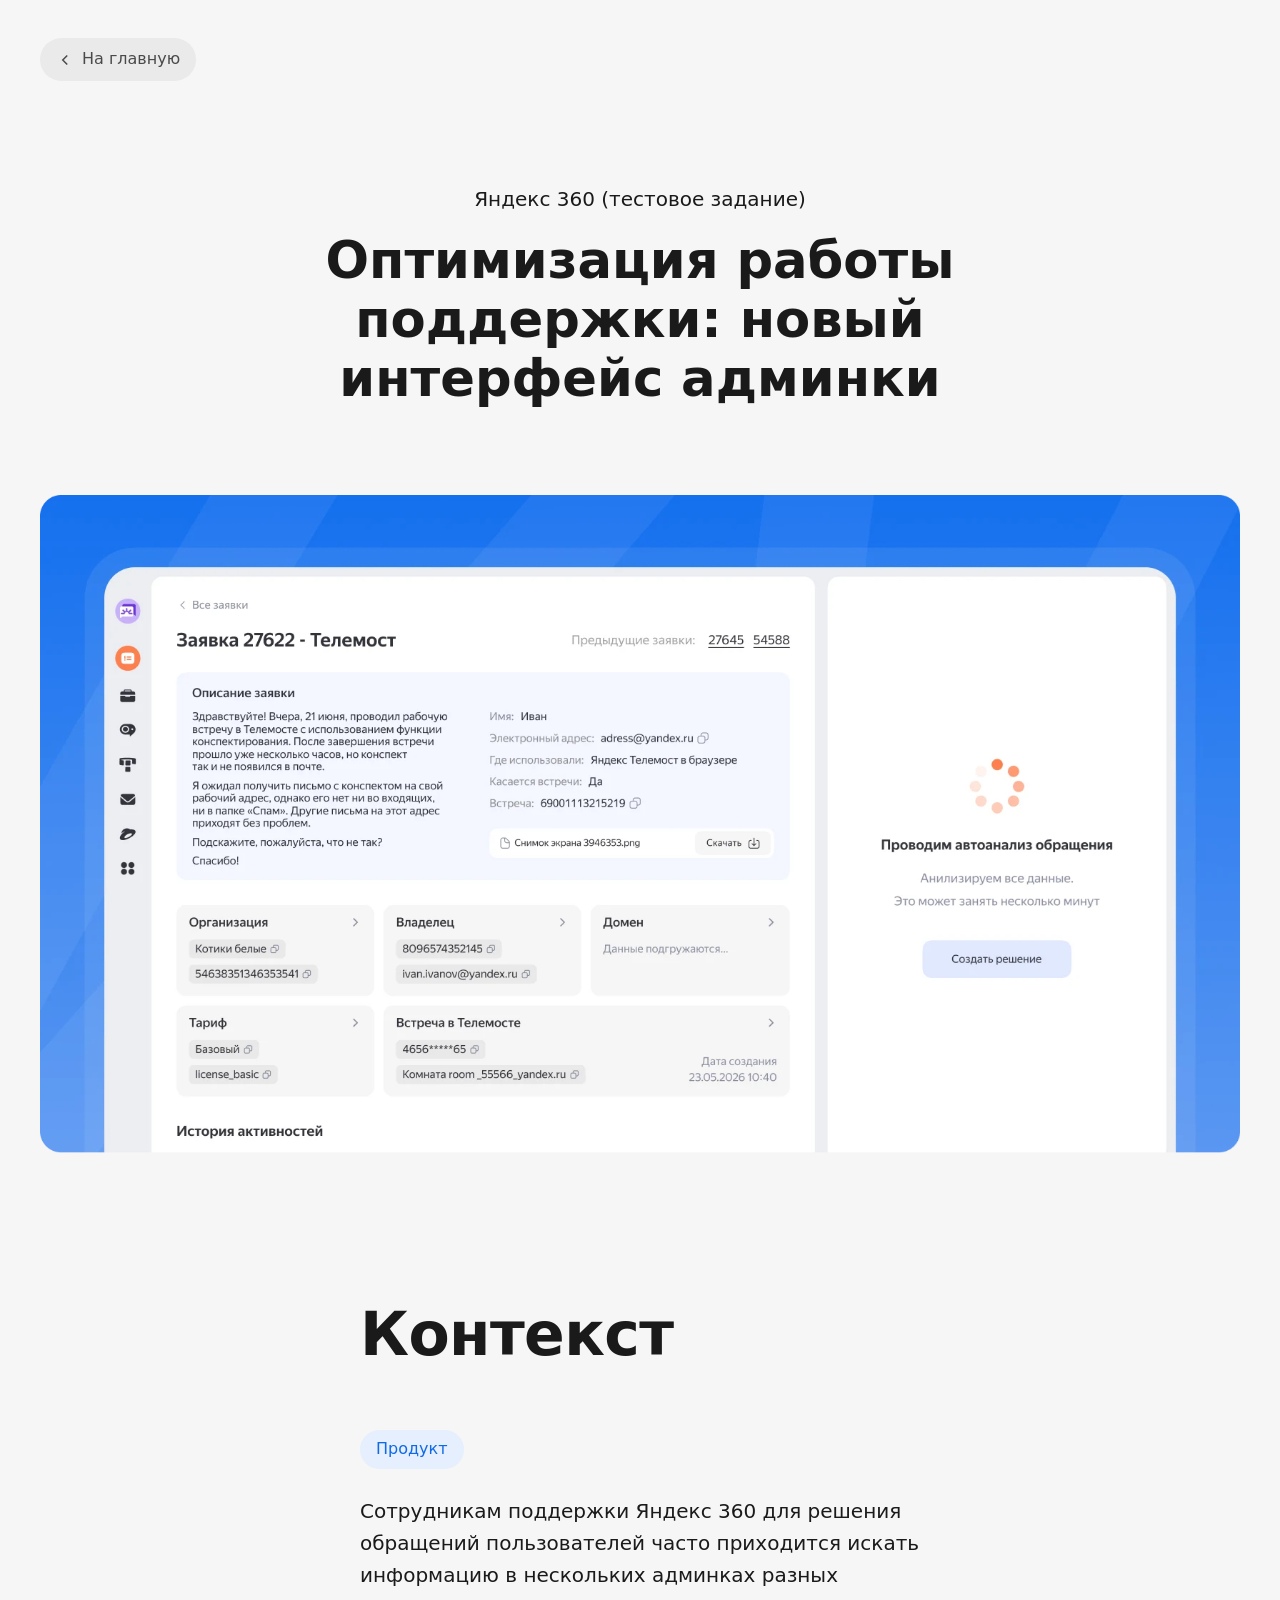
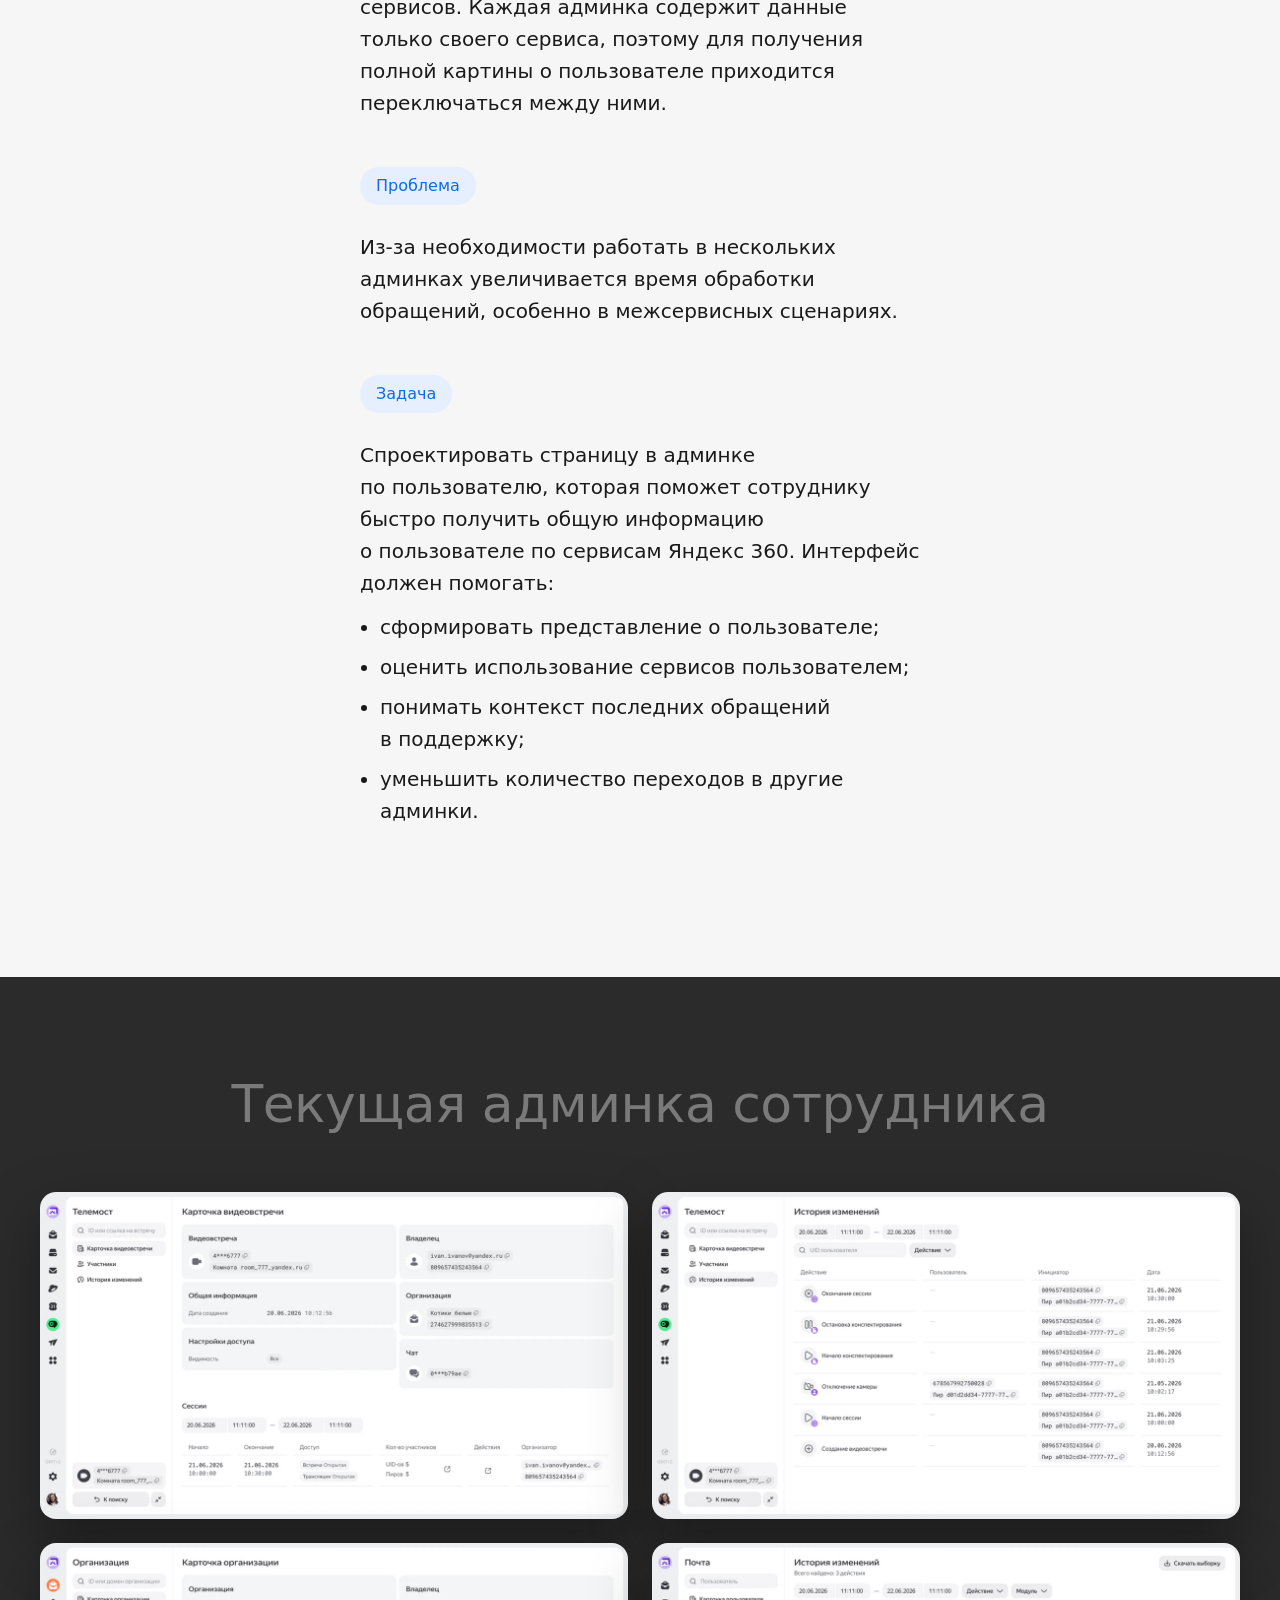
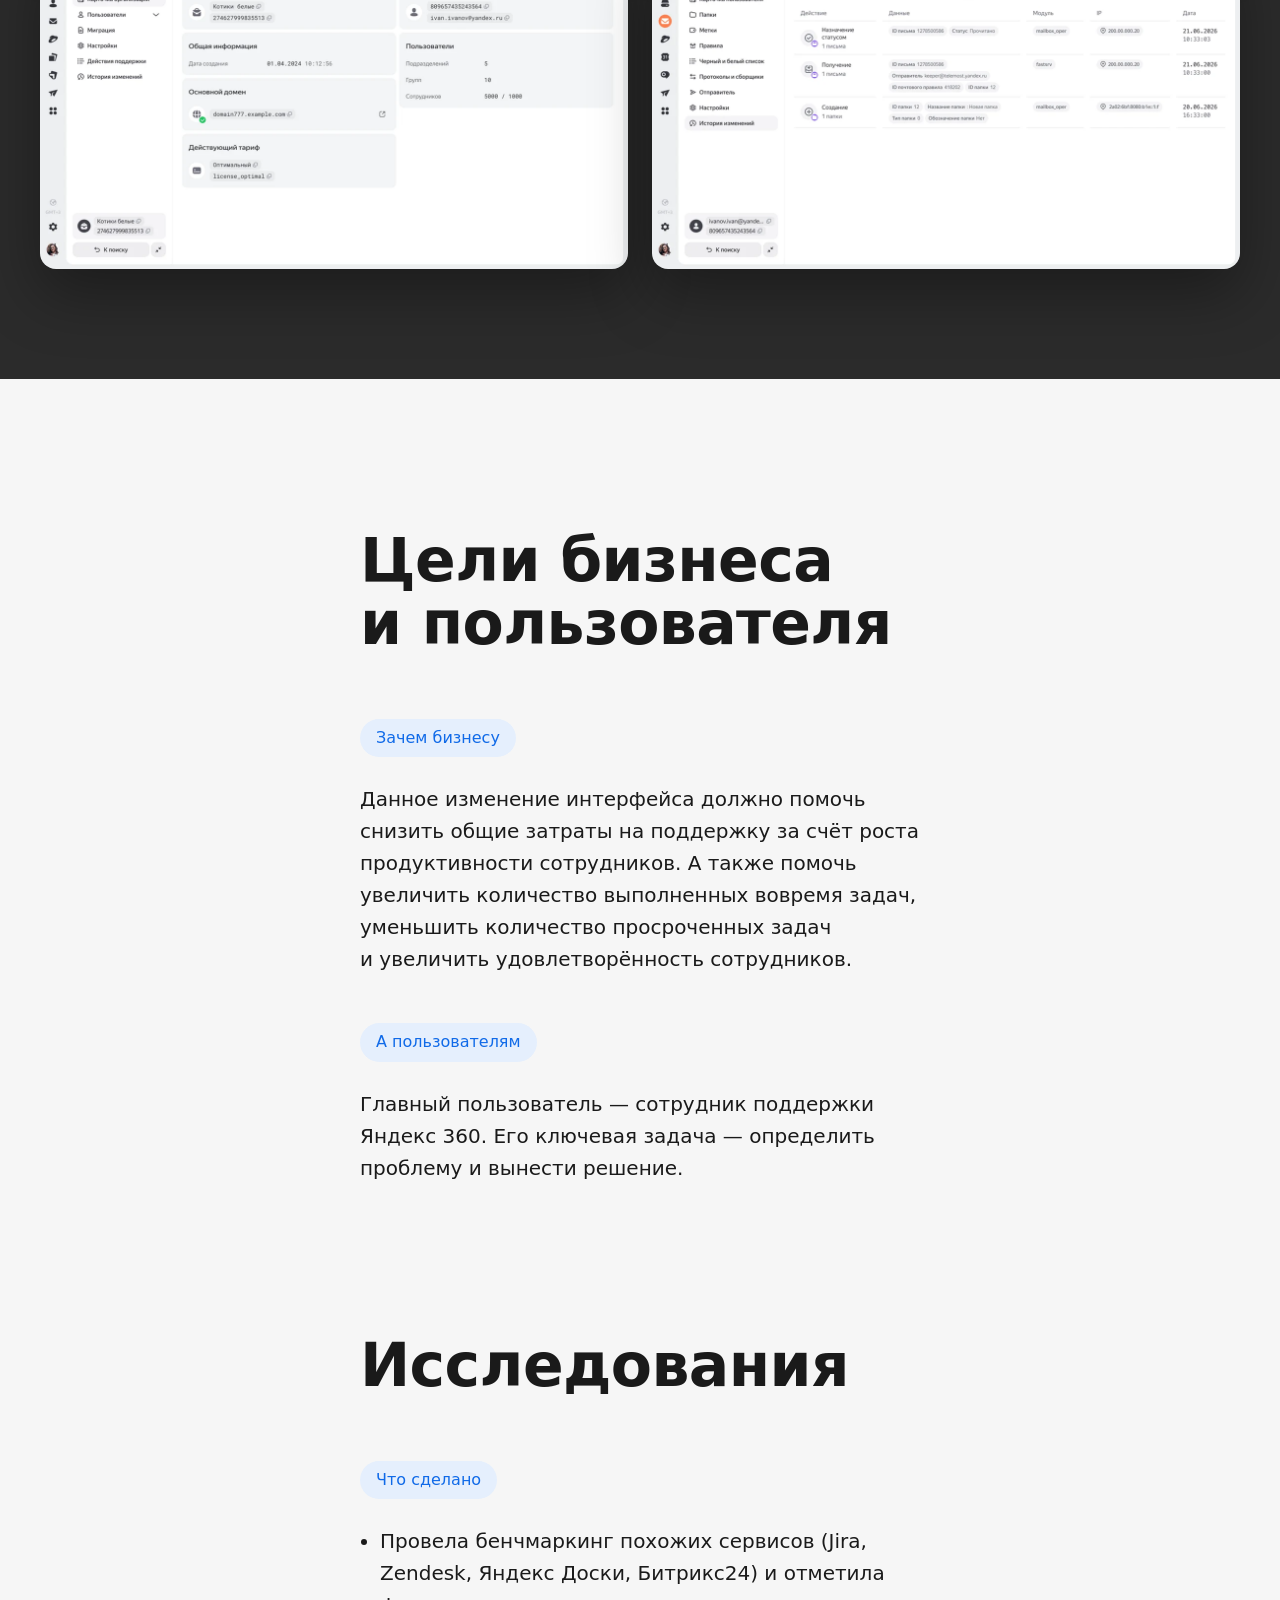
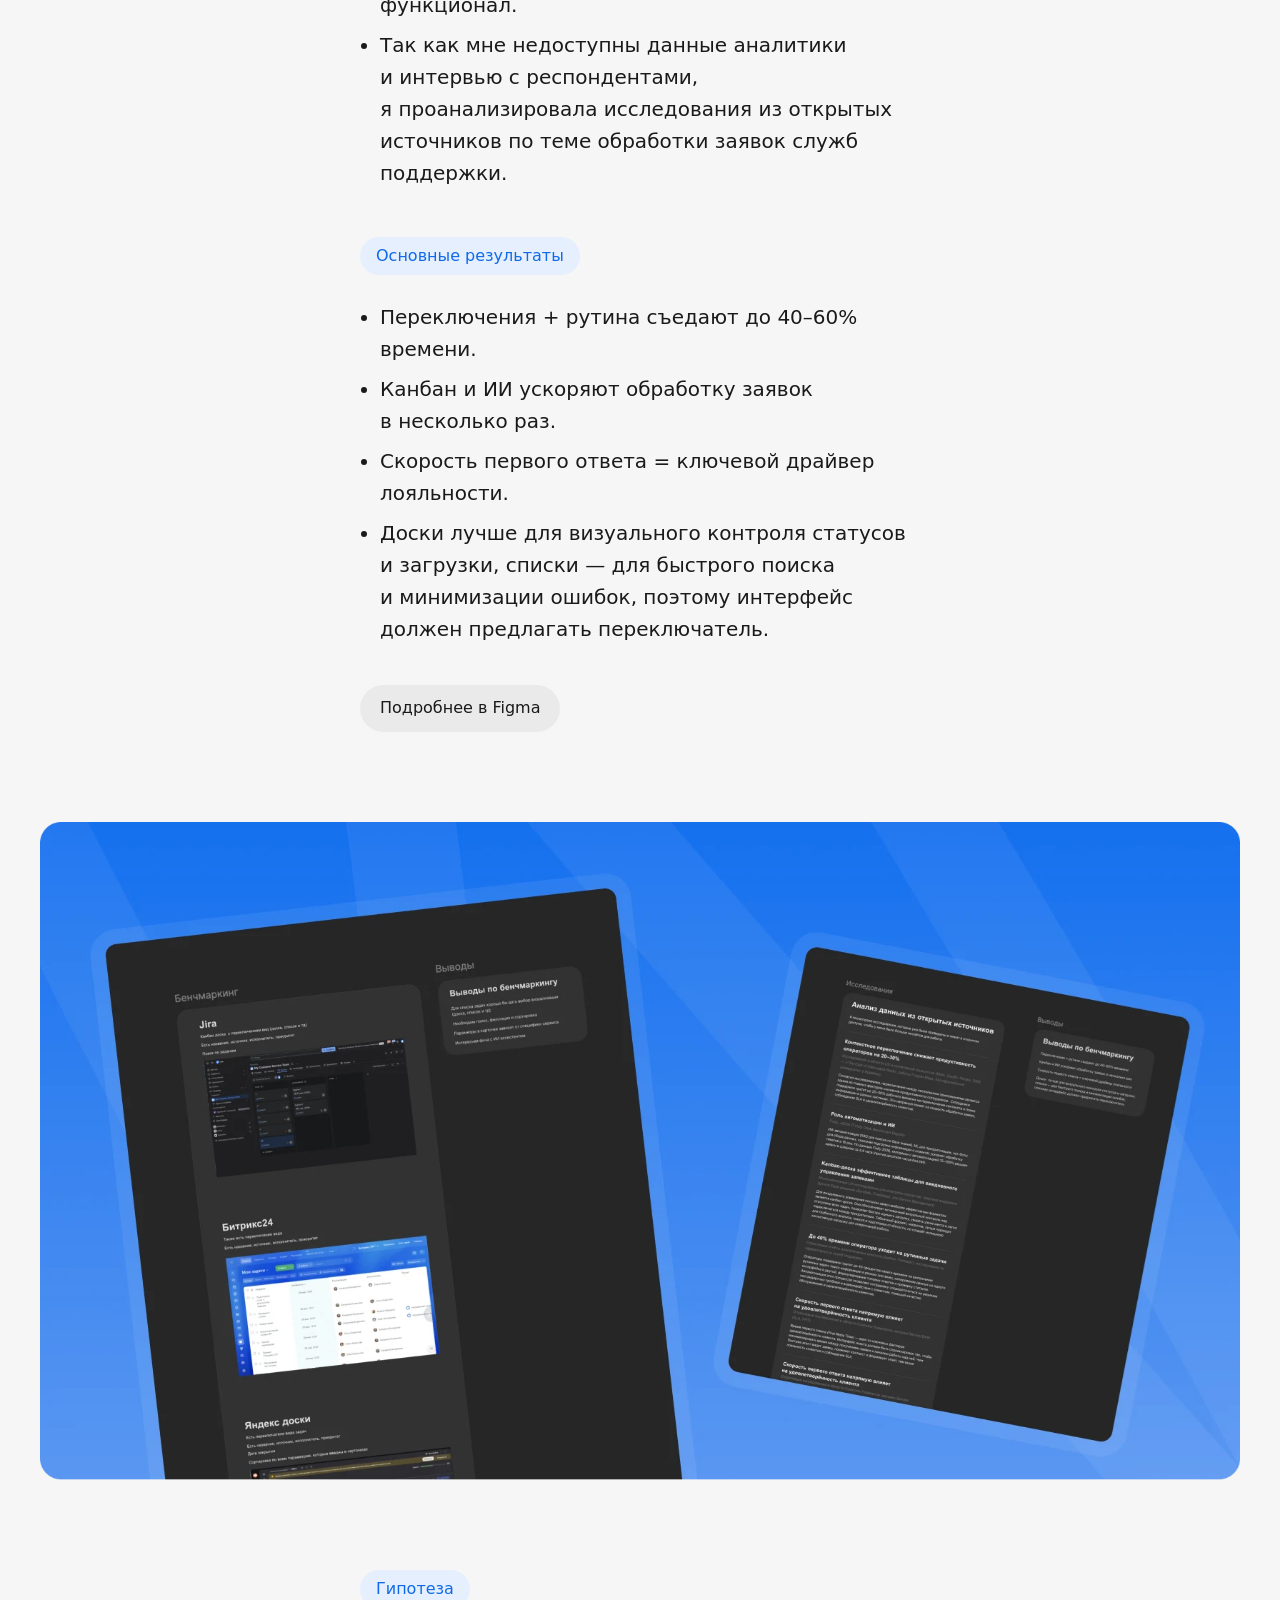
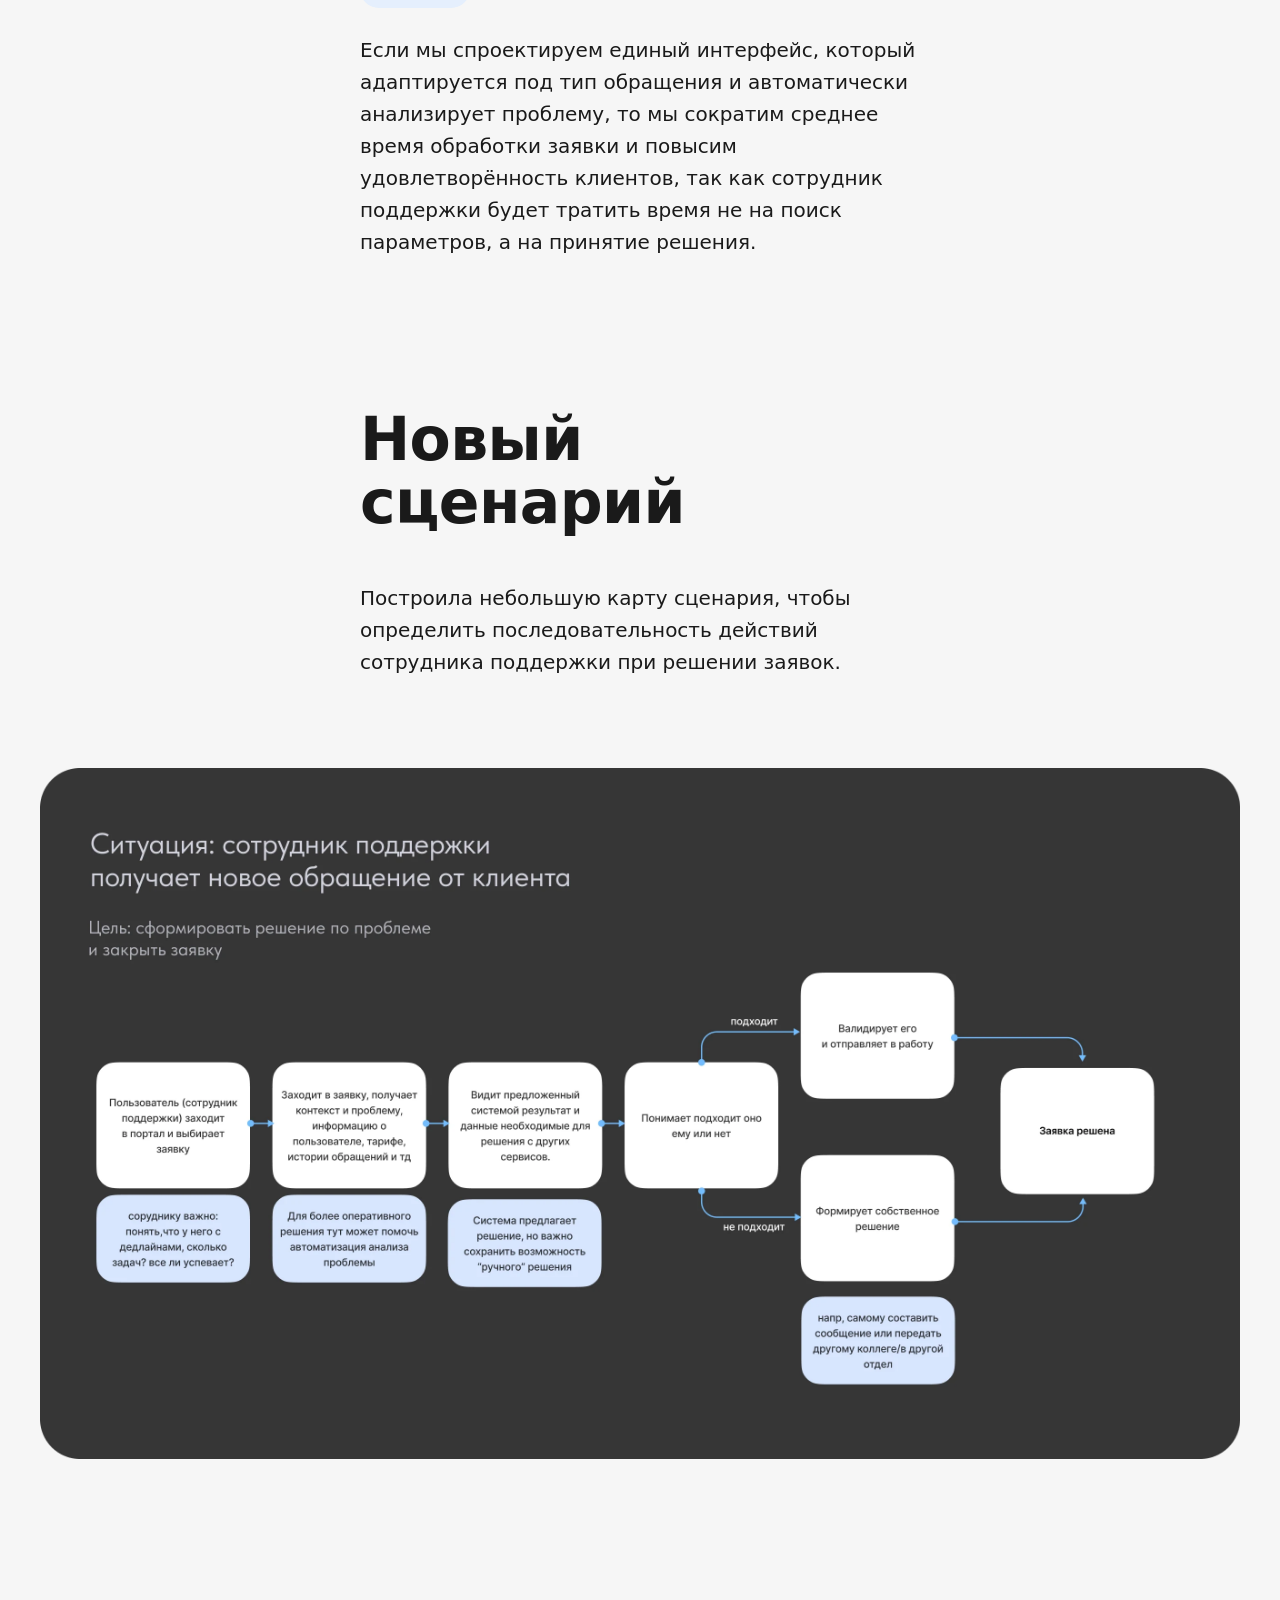
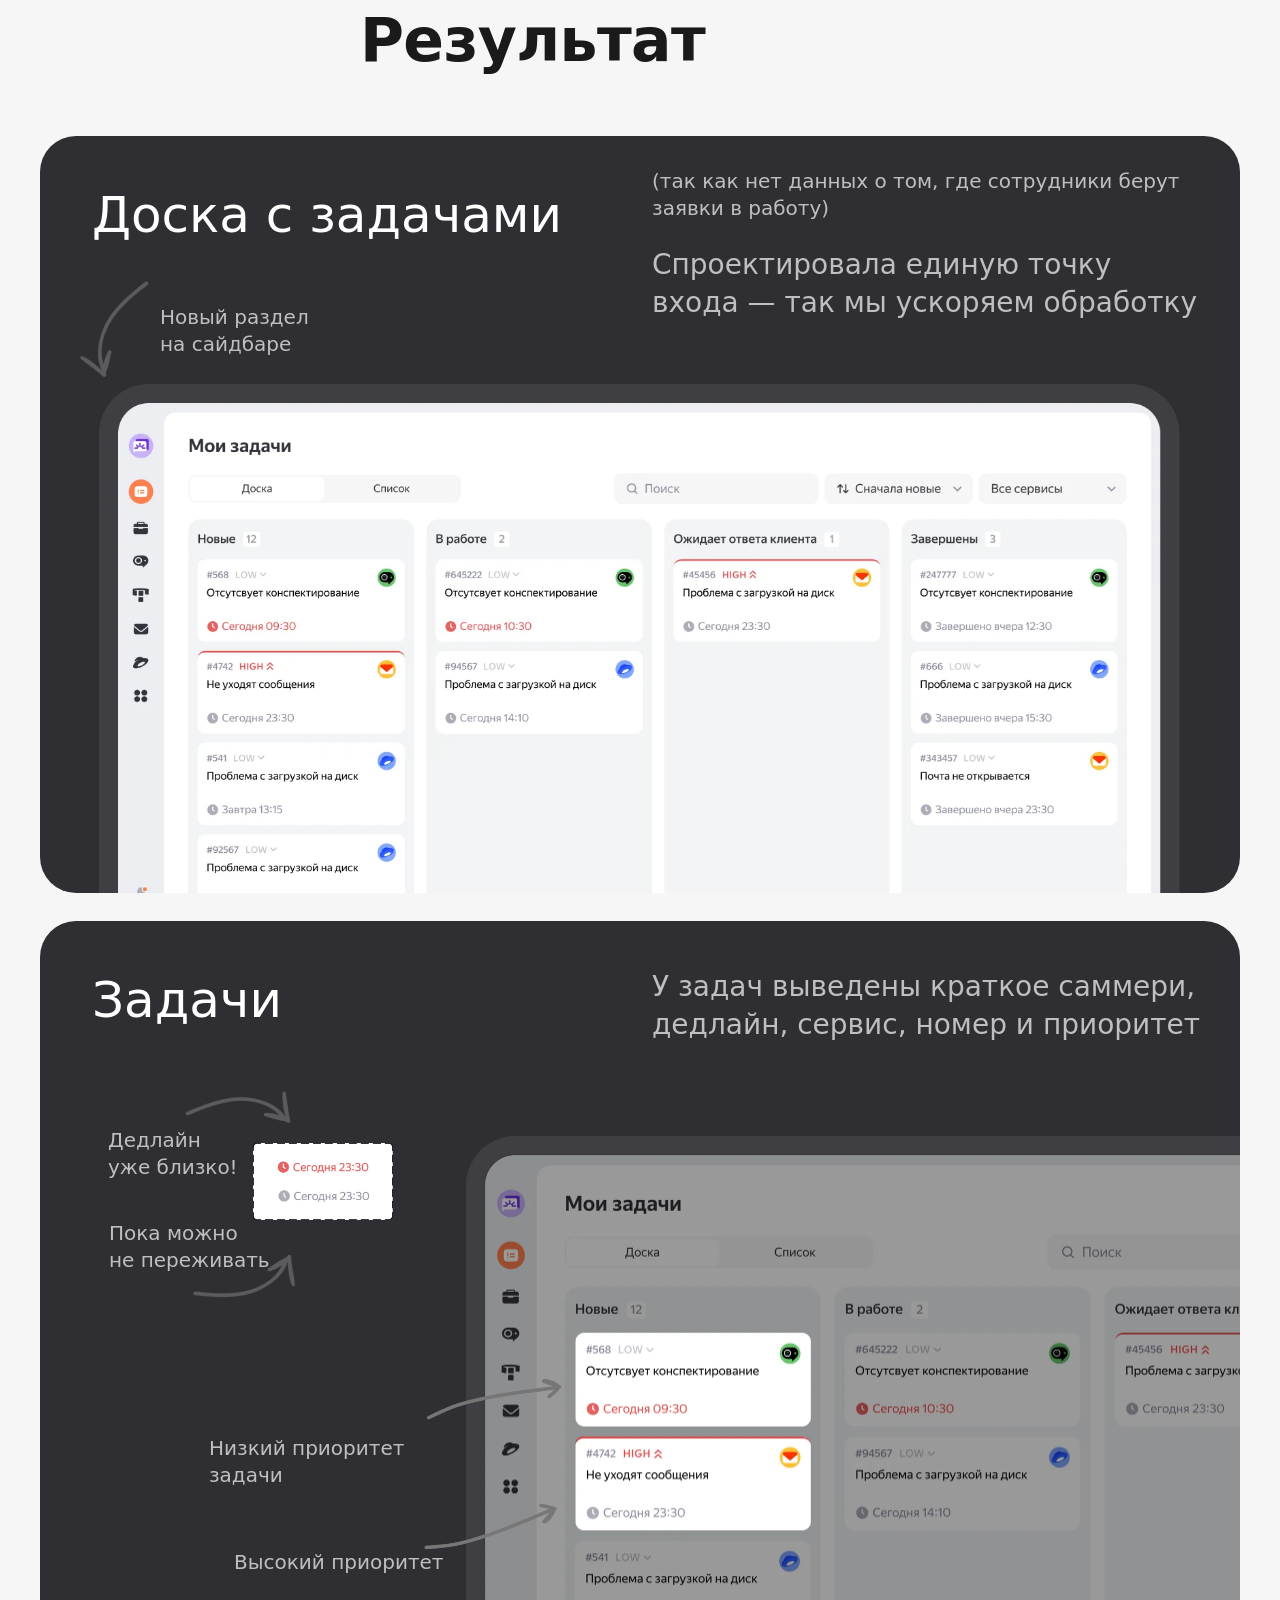
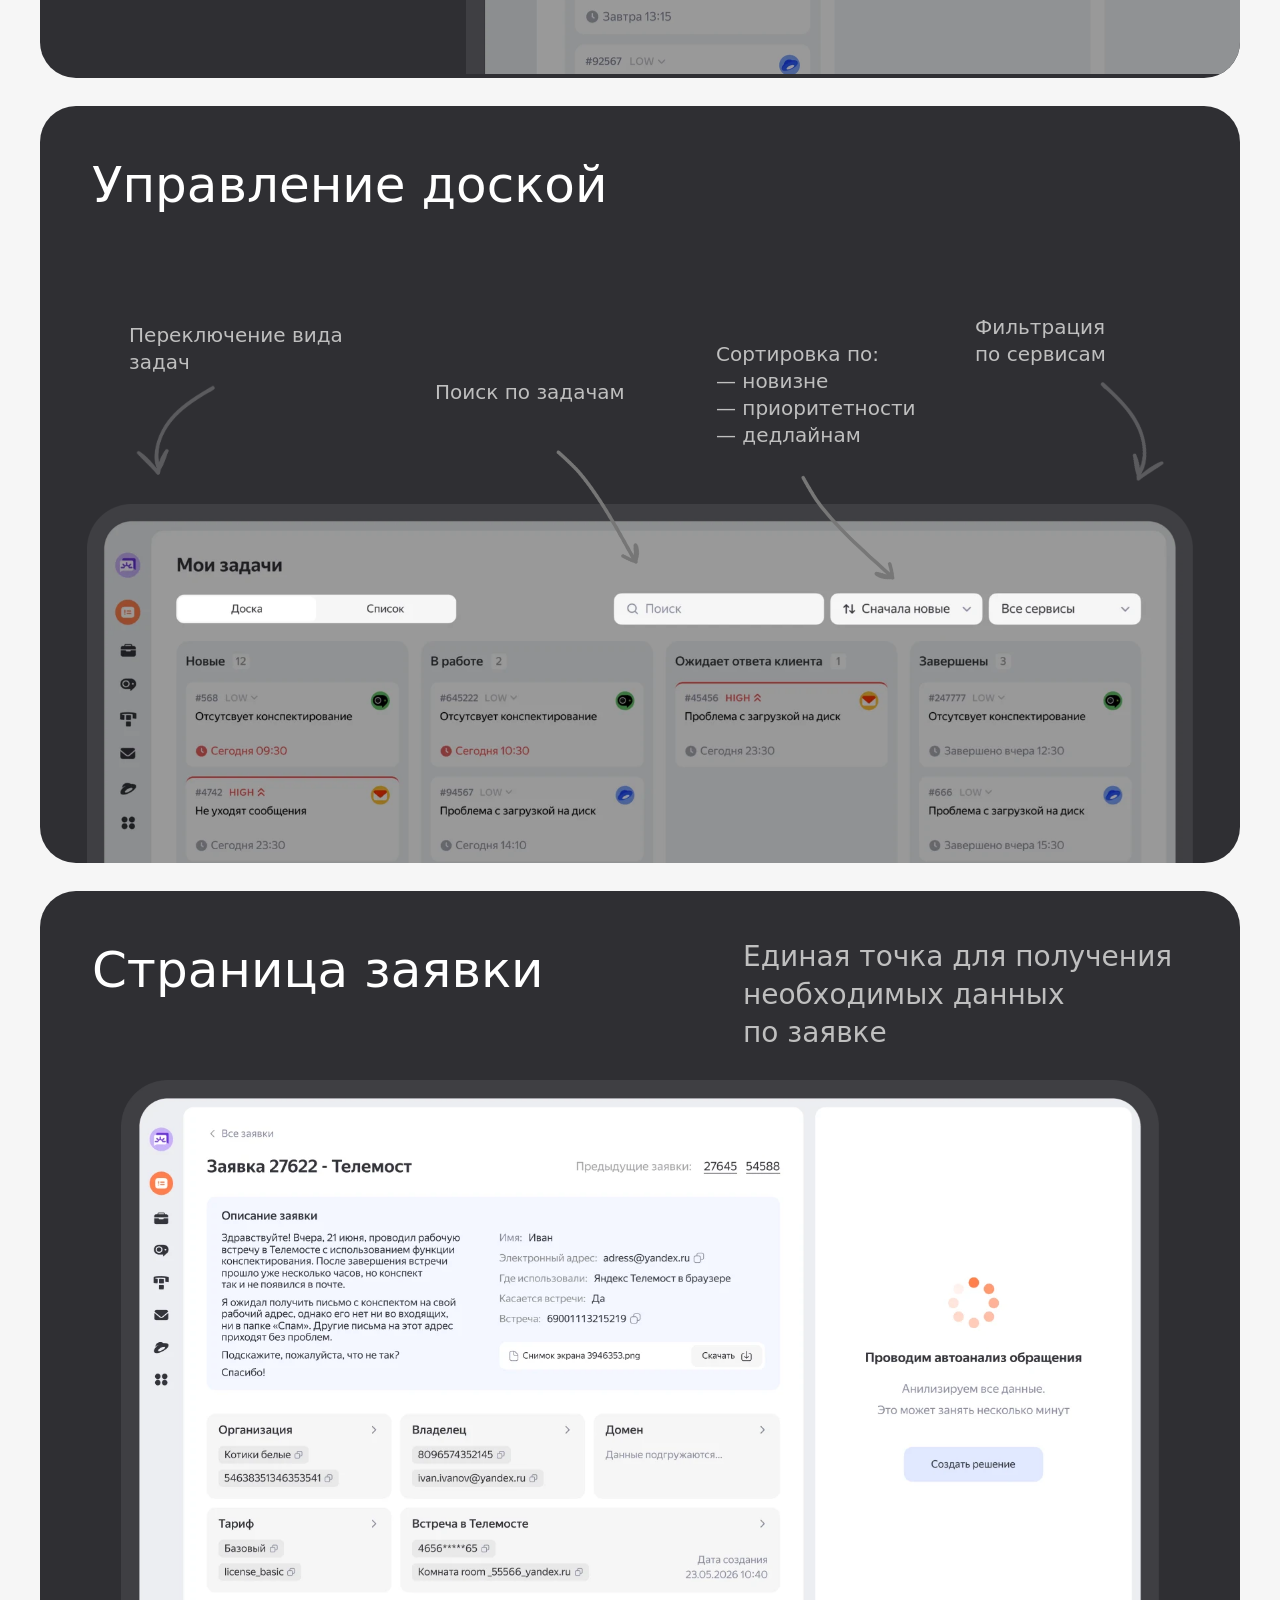
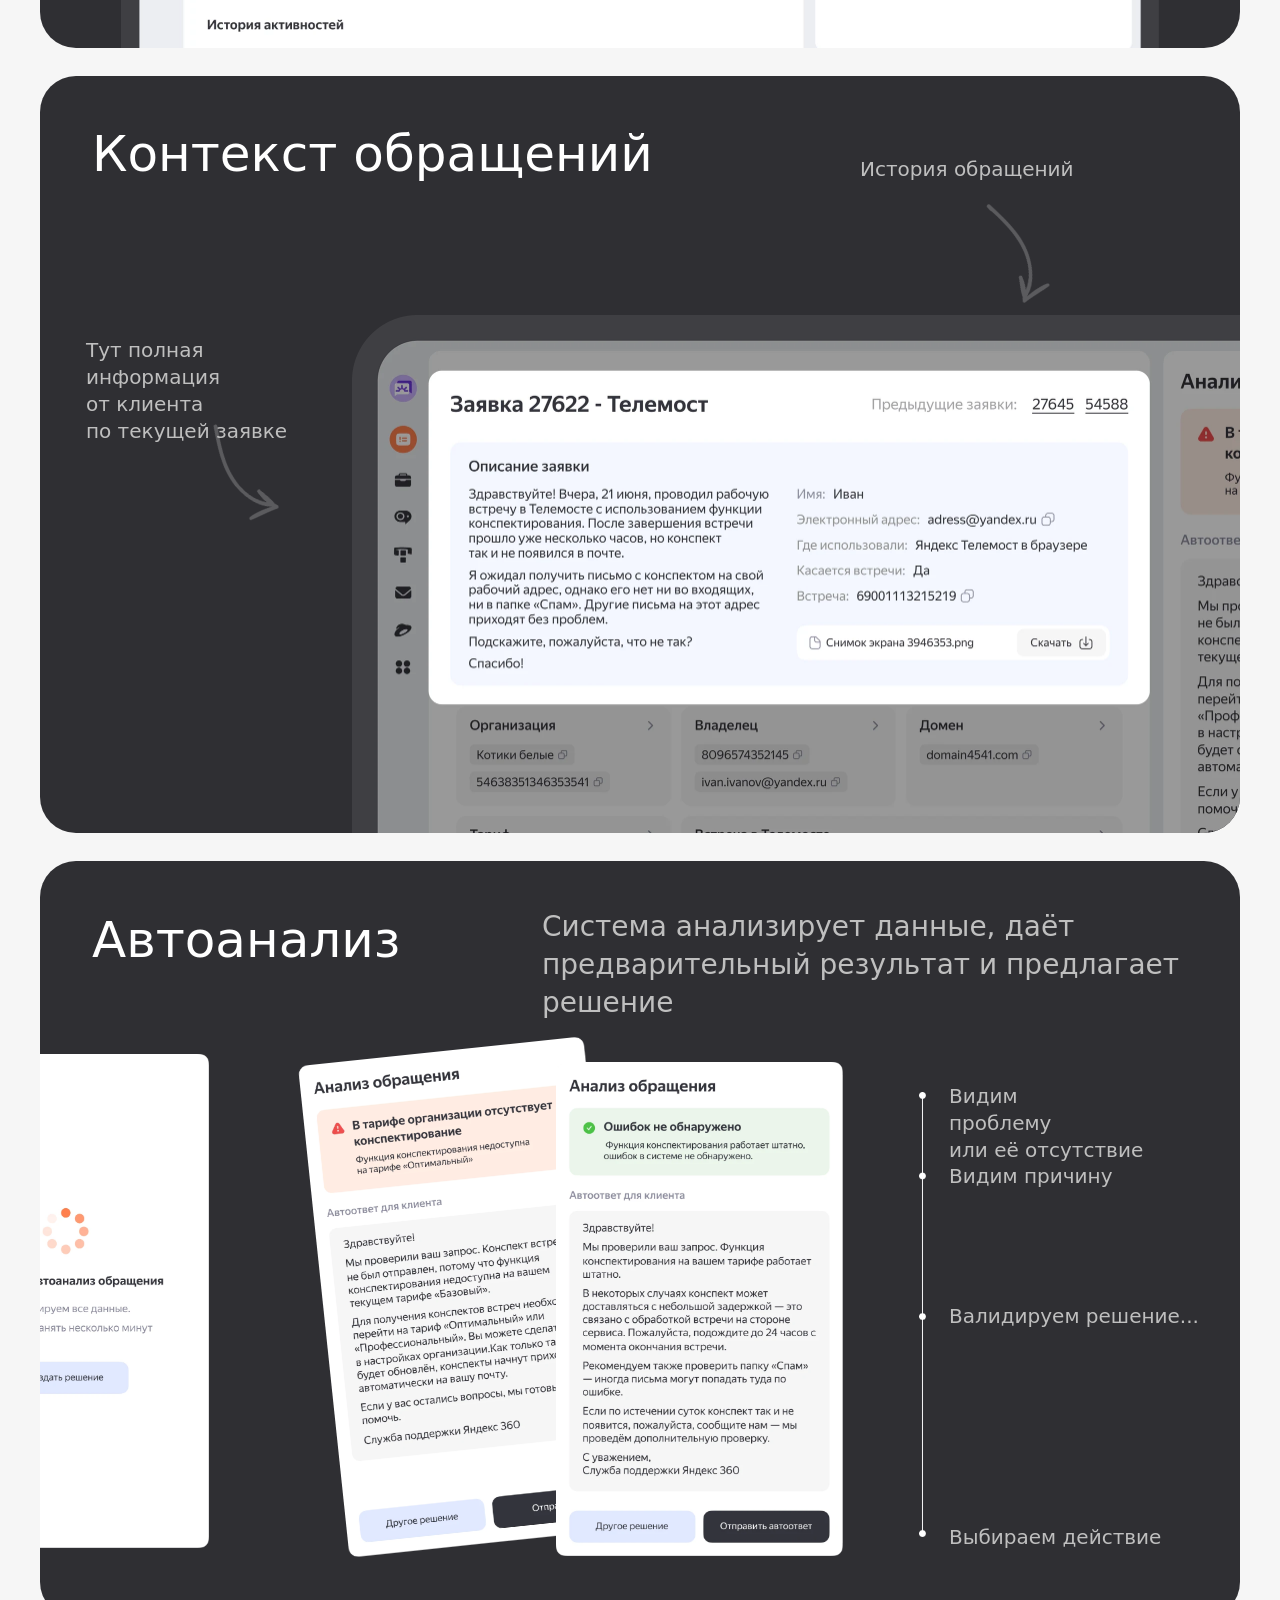
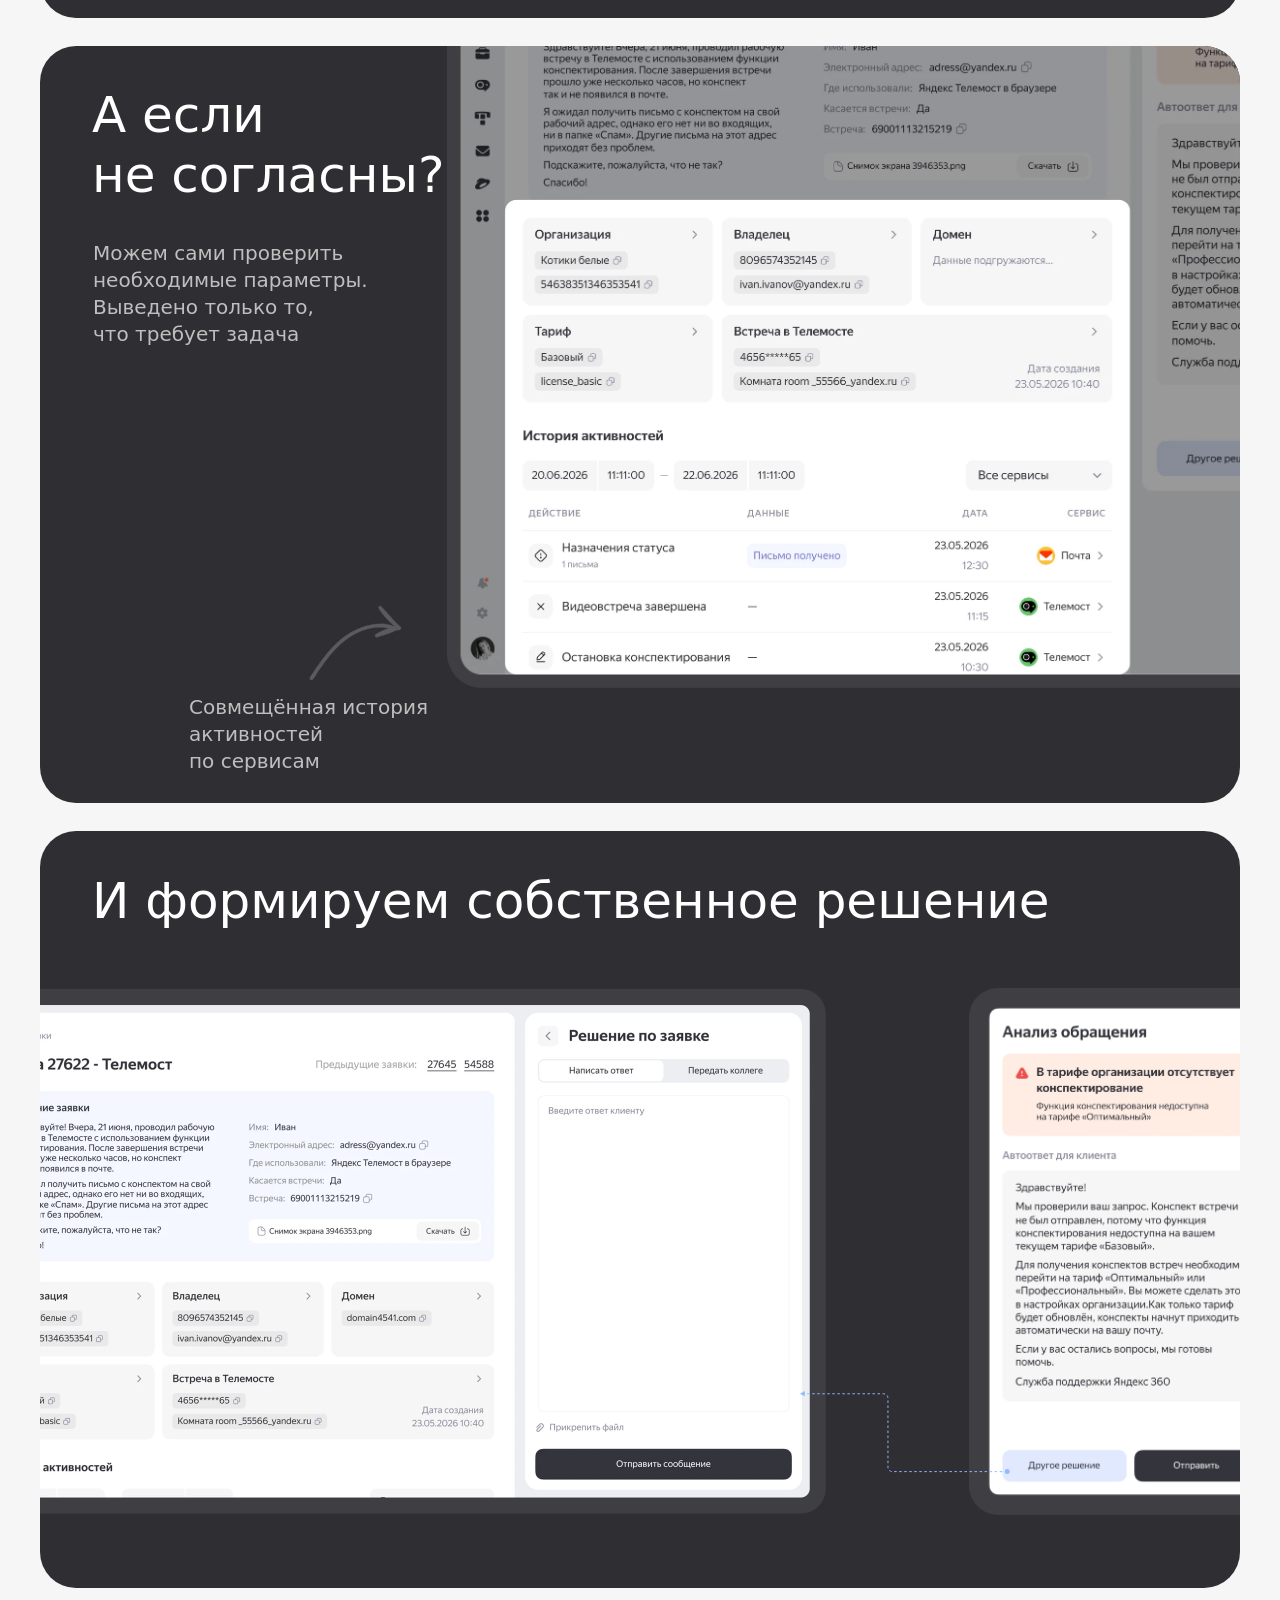
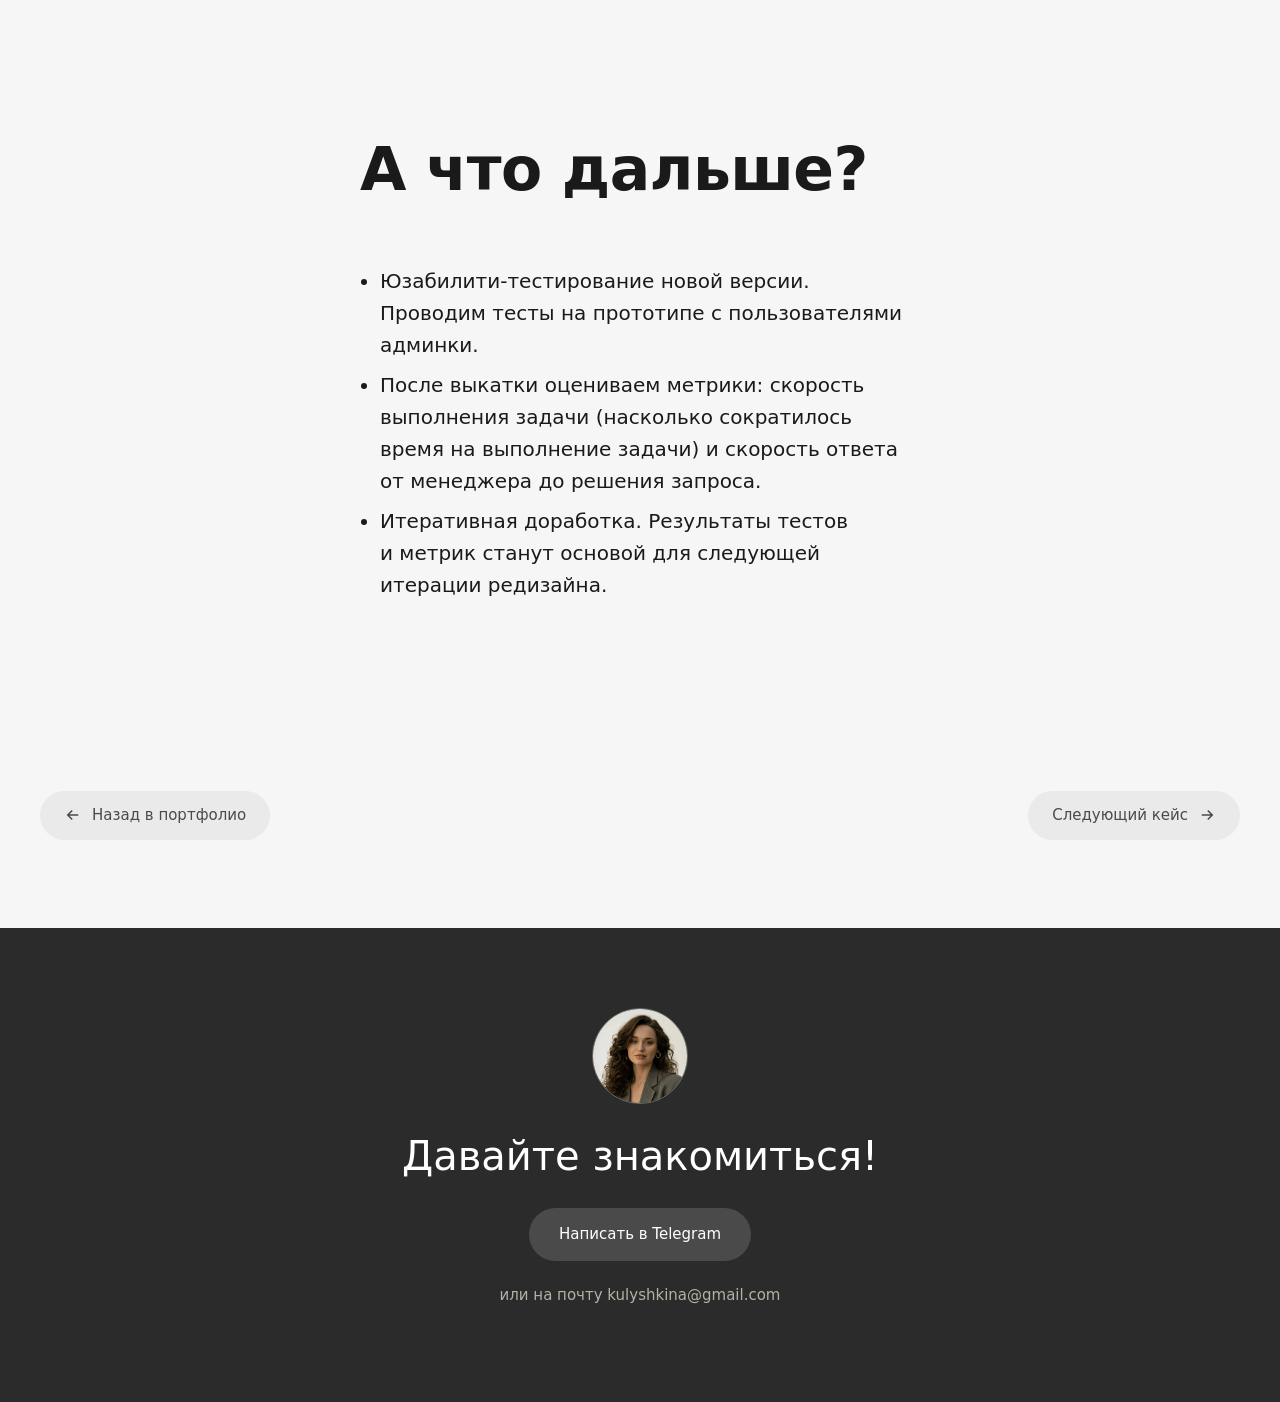
<file: cases/yandex-360.html>
<!DOCTYPE html>
<html lang="ru">
<head>
  <meta charset="UTF-8" />
  <meta name="viewport" content="width=device-width, initial-scale=1.0" />
  <title>Яндекс 360 — админка поддержки · Маняпова Софья</title>
  <link rel="icon" type="image/png" sizes="32x32" href="../assets/favicon-32.png" />
  <link rel="icon" type="image/png" sizes="192x192" href="../assets/favicon-192.png" />
  <link rel="apple-touch-icon" href="../assets/apple-touch-icon.png" />
  <link rel="stylesheet" href="https://static.tildacdn.com/css/fonts-tildasans.css" />
  <link rel="stylesheet" href="../styles.css" />
</head>
<body>
  <article class="case-page">
    <div class="case-page__head">
      <a class="back" href="../index.html">
        <svg viewBox="0 0 24 24" fill="none" stroke="currentColor" stroke-width="2" width="18" height="18" aria-hidden="true">
          <path d="M15 18l-6-6 6-6"/>
        </svg>
        На&nbsp;главную
      </a>
    </div>

    <div class="case-hero">
      <p class="case-hero__eyebrow">Яндекс 360 (тестовое задание)</p>
      <h1>Оптимизация работы поддержки: новый интерфейс админки</h1>
    </div>

    <div class="case-hero__media">
      <img src="../assets/yandex-hero.webp" alt="Новый интерфейс страницы заявки в админке поддержки Яндекс 360 с блоком автоанализа обращения" />
    </div>

    <div class="case-page__body">
      <section>
        <h2>Контекст</h2>
        <div class="subblock">
          <span class="tag">Продукт</span>
          <p>Сотрудникам поддержки Яндекс 360 для&nbsp;решения обращений пользователей часто приходится искать информацию в&nbsp;нескольких админках разных сервисов. Каждая админка содержит данные только своего сервиса, поэтому для&nbsp;получения полной картины о&nbsp;пользователе приходится переключаться между ними.</p>
        </div>
        <div class="subblock">
          <span class="tag">Проблема</span>
          <p>Из-за необходимости работать в&nbsp;нескольких админках увеличивается время обработки обращений, особенно в&nbsp;межсервисных сценариях.</p>
        </div>
        <div class="subblock">
          <span class="tag">Задача</span>
          <p class="list-intro">Спроектировать страницу в&nbsp;админке по&nbsp;пользователю, которая поможет сотруднику быстро получить общую информацию о&nbsp;пользователе по&nbsp;сервисам Яндекс 360. Интерфейс должен помогать:</p>
          <ul>
            <li>сформировать представление о&nbsp;пользователе;</li>
            <li>оценить использование сервисов пользователем;</li>
            <li>понимать контекст последних обращений в&nbsp;поддержку;</li>
            <li>уменьшить количество переходов в&nbsp;другие админки.</li>
          </ul>
        </div>
      </section>

      <section class="admin-showcase">
        <h2 class="admin-showcase__title">Текущая админка сотрудника</h2>
        <div class="admin-showcase__grid">
          <img loading="lazy" decoding="async" src="../assets/yandex-current-1.webp" alt="Текущая админка поддержки, экран 1" />
          <img loading="lazy" decoding="async" src="../assets/yandex-current-2.webp" alt="Текущая админка поддержки, экран 2" />
          <img loading="lazy" decoding="async" src="../assets/yandex-current-3.webp" alt="Текущая админка поддержки, экран 3" />
          <img loading="lazy" decoding="async" src="../assets/yandex-current-4.webp" alt="Текущая админка поддержки, экран 4" />
        </div>
      </section>

      <section>
        <h2>Цели бизнеса и&nbsp;пользователя</h2>
        <div class="subblock">
          <span class="tag">Зачем бизнесу</span>
          <p>Данное изменение интерфейса должно помочь снизить общие затраты на&nbsp;поддержку за&nbsp;счёт роста продуктивности сотрудников. А&nbsp;также помочь увеличить количество выполненных вовремя задач, уменьшить количество просроченных задач и&nbsp;увеличить удовлетворённость сотрудников.</p>
        </div>
        <div class="subblock">
          <span class="tag">А&nbsp;пользователям</span>
          <p>Главный пользователь — сотрудник поддержки Яндекс 360. Его ключевая задача — определить проблему и&nbsp;вынести решение.</p>
        </div>
      </section>

      <section>
        <h2>Исследования</h2>
        <div class="subblock">
          <span class="tag">Что&nbsp;сделано</span>
          <ul>
            <li>Провела бенчмаркинг похожих сервисов (Jira, Zendesk, Яндекс Доски, Битрикс24) и&nbsp;отметила функционал.</li>
            <li>Так как мне недоступны данные аналитики и&nbsp;интервью с&nbsp;респондентами, я&nbsp;проанализировала исследования из&nbsp;открытых источников по&nbsp;теме обработки заявок служб поддержки.</li>
          </ul>
        </div>
        <div class="subblock">
          <span class="tag">Основные результаты</span>
          <ul>
            <li>Переключения + рутина съедают до&nbsp;40–60% времени.</li>
            <li>Канбан и&nbsp;ИИ ускоряют обработку заявок в&nbsp;несколько раз.</li>
            <li>Скорость первого ответа = ключевой драйвер лояльности.</li>
            <li>Доски лучше для&nbsp;визуального контроля статусов и&nbsp;загрузки, списки — для&nbsp;быстрого поиска и&nbsp;минимизации ошибок, поэтому интерфейс должен предлагать переключатель.</li>
          </ul>
          <a class="figma-link" href="https://www.figma.com/design/DkdDjgOow1uXSlbMMSFWkt/%D0%9C%D0%B0%D0%BD%D1%8F%D0%BF%D0%BE%D0%B2%D0%B0-%D0%A1._%D0%A2%D0%B5%D1%81%D1%82%D0%BE%D0%B2%D0%BE%D0%B5-%D0%AF%D0%BD%D0%B4%D0%B5%D0%BA%D1%81-360?node-id=123-28245&amp;t=5Cmm2V0qPtfnYOVT-1" target="_blank" rel="noopener">
            Подробнее в&nbsp;Figma
          </a>
        </div>
        <div class="case-page__wide-image case-page__wide-image--contained">
          <img loading="lazy" decoding="async" src="../assets/yandex-research.webp" alt="Доски исследования: бенчмаркинг Jira, Битрикс24, Яндекс Досок и анализ данных из открытых источников" />
        </div>
        <div class="subblock">
          <span class="tag">Гипотеза</span>
          <p>Если мы спроектируем единый интерфейс, который адаптируется под&nbsp;тип обращения и&nbsp;автоматически анализирует проблему, то&nbsp;мы сократим среднее время обработки заявки и&nbsp;повысим удовлетворённость клиентов, так как сотрудник поддержки будет тратить время не&nbsp;на&nbsp;поиск параметров, а&nbsp;на&nbsp;принятие решения.</p>
        </div>
      </section>

      <section>
        <h2>Новый сценарий</h2>
        <p>Построила небольшую карту сценария, чтобы определить последовательность действий сотрудника поддержки при&nbsp;решении заявок.</p>
        <div class="case-page__wide-image case-page__wide-image--contained">
          <img loading="lazy" decoding="async" src="../assets/yandex-scenario.webp" alt="Карта нового сценария обработки заявки сотрудником поддержки" />
        </div>
      </section>

      <section>
        <h2>Результат</h2>
        <div class="features">

          <div class="feature">
            <h3 class="fx fx-title" style="--x:4.33;--y:5.28;--w:33.25">Доска с&nbsp;задачами</h3>
            <p class="fx fx-small" style="--x:51;--y:4.2;--w:46.42">(так как нет данных о&nbsp;том, где&nbsp;сотрудники берут заявки в&nbsp;работу)</p>
            <p class="fx fx-lead" style="--x:51;--y:14.53;--w:46.42">Спроектировала единую точку входа&nbsp;— так мы ускоряем обработку</p>
            <p class="fx fx-note" style="--x:10;--y:22.19;--w:22.58">Новый раздел на&nbsp;сайдбаре</p>
            <img loading="lazy" decoding="async" class="fx fx--deco" style="--x:2.67;--y:20.48;--w:7.33;--r:-99deg" src="../assets/yandex-arrow-a.webp" alt="" />
            <img loading="lazy" decoding="async" class="fx" style="--x:4.92;--y:32.76;--w:90.08" src="../assets/yandex-r-board.webp" alt="Доска задач в новом разделе сайдбара" />
          </div>

          <div class="feature">
            <h3 class="fx fx-title" style="--x:4.33;--y:5.28;--w:13.33">Задачи</h3>
            <p class="fx fx-lead" style="--x:51;--y:6.21;--w:46.42">У&nbsp;задач выведены краткое саммери, дедлайн, сервис, номер и&nbsp;приоритет</p>
            <p class="fx fx-note" style="--x:5.67;--y:27.21;--w:22.58">Дедлайн<br />уже близко!</p>
            <p class="fx fx-note" style="--x:5.75;--y:39.5;--w:22.58">Пока можно<br />не&nbsp;переживать</p>
            <p class="fx fx-note" style="--x:14.08;--y:67.9;--w:22.58">Низкий приоритет задачи</p>
            <p class="fx fx-note" style="--x:16.17;--y:82.96;--w:22.58">Высокий приоритет</p>
            <img loading="lazy" decoding="async" class="fx fx--deco" style="--x:13.33;--y:19.68;--w:7.33;--r:-142deg" src="../assets/yandex-arrow-b.webp" alt="" />
            <img loading="lazy" decoding="async" class="fx fx--deco" style="--x:13.83;--y:42.27;--w:7.33;--r:125deg" src="../assets/yandex-arrow-a.webp" alt="" />
            <img loading="lazy" decoding="async" class="fx fx--deco" style="--x:17.75;--y:29.33;--w:11.67" src="../assets/yandex-r-deadline.webp" alt="" />
            <img loading="lazy" decoding="async" class="fx" style="--x:35.5;--y:28.4;--w:64.5" src="../assets/yandex-r-tasks.webp" alt="Карточки задач с номером, приоритетом, сервисом и дедлайном" />
            <img loading="lazy" decoding="async" class="fx fx--deco" style="--x:32.5;--y:75.83;--w:10.25;--r:-44deg" src="../assets/yandex-arrow-c.webp" alt="" />
            <img loading="lazy" decoding="async" class="fx fx--deco" style="--x:32.75;--y:58.92;--w:10.25;--r:14deg" src="../assets/yandex-arrow-d.webp" alt="" />
          </div>

          <div class="feature">
            <h3 class="fx fx-title" style="--x:4.33;--y:5.28;--w:36">Управление доской</h3>
            <p class="fx fx-note" style="--x:7.42;--y:28.53;--w:22.58">Переключение вида задач</p>
            <p class="fx fx-note" style="--x:77.92;--y:27.48;--w:22.08">Фильтрация по&nbsp;сервисам</p>
            <p class="fx fx-note" style="--x:56.33;--y:31.04;--w:20">Сортировка по:<br />— новизне<br />— приоритетности<br />— дедлайнам</p>
            <p class="fx fx-note" style="--x:32.92;--y:36.06;--w:22.58">Поиск по&nbsp;задачам</p>
            <img loading="lazy" decoding="async" class="fx fx--deco" style="--x:87.17;--y:38.04;--w:7.33;--r:-77deg" src="../assets/yandex-arrow-b.webp" alt="" />
            <img loading="lazy" decoding="async" class="fx fx--deco" style="--x:7.67;--y:37.65;--w:7.33;--r:-91deg" src="../assets/yandex-arrow-a.webp" alt="" />
            <img loading="lazy" decoding="async" class="fx" style="--x:3.92;--y:52.58;--w:92.17" src="../assets/yandex-r-board-controls.webp" alt="Панель управления доской: вид, поиск, сортировка и фильтр по сервисам" />
            <img loading="lazy" decoding="async" class="fx fx--deco" style="--x:41.42;--y:48.48;--w:10.25;--r:82deg" src="../assets/yandex-arrow-d.webp" alt="" />
            <img loading="lazy" decoding="async" class="fx fx--deco" style="--x:62.17;--y:51.39;--w:10.25;--r:21deg" src="../assets/yandex-arrow-c.webp" alt="" />
          </div>

          <div class="feature">
            <h3 class="fx fx-title" style="--x:4.33;--y:5.28;--w:31.75">Страница заявки</h3>
            <p class="fx fx-lead" style="--x:58.58;--y:6.21;--w:38.83">Единая точка для&nbsp;получения необходимых данных по&nbsp;заявке</p>
            <img loading="lazy" decoding="async" class="fx" style="--x:6.75;--y:24.97;--w:86.5" src="../assets/yandex-r-request.webp" alt="Страница заявки со всеми данными по обращению" />
          </div>

          <div class="feature">
            <h3 class="fx fx-title" style="--x:4.33;--y:5.15;--w:38.83">Контекст обращений</h3>
            <p class="fx fx-note" style="--x:68.33;--y:10.57;--w:22.58">История обращений</p>
            <p class="fx fx-note" style="--x:3.83;--y:34.48;--w:18.92">Тут полная информация от&nbsp;клиента по&nbsp;текущей заявке</p>
            <img loading="lazy" decoding="async" class="fx fx--deco" style="--x:77.67;--y:18.49;--w:7.33;--r:-77deg" src="../assets/yandex-arrow-b.webp" alt="" />
            <img loading="lazy" decoding="async" class="fx fx--deco" style="--x:13.25;--y:47.56;--w:7.33;--r:-161deg" src="../assets/yandex-arrow-a.webp" alt="" />
            <img loading="lazy" decoding="async" class="fx" style="--x:26;--y:31.57;--w:74" src="../assets/yandex-r-context.webp" alt="Описание заявки от клиента и история его обращений" />
          </div>

          <div class="feature">
            <h3 class="fx fx-title" style="--x:4.33;--y:5.28;--w:21.58">Автоанализ</h3>
            <p class="fx fx-lead" style="--x:41.83;--y:6.21;--w:53.83">Система анализирует данные, даёт предварительный результат и&nbsp;предлагает решение</p>
            <img loading="lazy" decoding="async" class="fx" style="--x:0;--y:25.5;--w:14.08" src="../assets/yandex-r-auto-1.webp" alt="Результат автоанализа" />
            <img loading="lazy" decoding="async" class="fx" style="--x:23.58;--y:24.97;--w:23.92;--r:-6deg" src="../assets/yandex-r-auto-2.webp" alt="Форма автоанализа: найденная проблема и причина" />
            <img loading="lazy" decoding="async" class="fx" style="--x:43;--y:26.55;--w:23.92" src="../assets/yandex-r-auto-3.webp" alt="Форма автоанализа: валидация и выбор действия" />
            <img loading="lazy" decoding="async" class="fx fx--deco" style="--x:73.25;--y:30.52;--w:0.58" src="../assets/yandex-r-auto-steps.webp" alt="" />
            <p class="fx fx-note" style="--x:75.75;--y:29.33;--w:14.25">Видим проблему или&nbsp;её&nbsp;отсутствие</p>
            <p class="fx fx-note" style="--x:75.75;--y:39.89;--w:14.25">Видим причину</p>
            <p class="fx fx-note" style="--x:75.75;--y:58.39;--w:21.17">Валидируем решение...</p>
            <p class="fx fx-note" style="--x:75.75;--y:87.58;--w:19.25">Выбираем действие</p>
          </div>

          <div class="feature">
            <h3 class="fx fx-title" style="--x:4.33;--y:5.15;--w:24.83;--lh:1.2">А&nbsp;если<br />не&nbsp;согласны?</h3>
            <p class="fx fx-small" style="--x:4.42;--y:25.63;--w:26.58">Можем сами проверить необходимые параметры. Выведено только то, что&nbsp;требует задача</p>
            <p class="fx fx-note" style="--x:12.42;--y:85.6;--w:22.58">Совмещённая история активностей по&nbsp;сервисам</p>
            <img loading="lazy" decoding="async" class="fx fx--deco" style="--x:22.67;--y:73.71;--w:7.33;--r:-176deg" src="../assets/yandex-arrow-b.webp" alt="" />
            <img loading="lazy" decoding="async" class="fx" style="--x:33.92;--y:0;--w:66.08" src="../assets/yandex-r-disagree.webp" alt="Ручная проверка параметров и совмещённая история активностей по сервисам" />
          </div>

          <div class="feature">
            <h3 class="fx fx-title" style="--x:4.33;--y:5.15;--w:70.75;--lh:1.26">И&nbsp;формируем собственное решение</h3>
            <img loading="lazy" decoding="async" class="fx" style="--x:0;--y:20.87;--w:65.5" src="../assets/yandex-r-own.webp" alt="Экран заявки с формированием собственного решения" />
            <img loading="lazy" decoding="async" class="fx" style="--x:77.42;--y:20.74;--w:22.75" src="../assets/yandex-r-own-form.webp" alt="Форма собственного решения по заявке" />
            <svg class="fx fx--deco" style="--x:63.33;--y:73.84;--w:17.58" viewBox="0 0 336 136" aria-hidden="true">
              <defs>
                <marker id="own-start" markerWidth="6" markerHeight="6" viewBox="0 0 6 6" refX="2.67" refY="2.67" orient="auto-start-reverse" fill="#91bcff"><circle cx="2.67" cy="2.67" r="2.67"/></marker>
                <marker id="own-end" markerWidth="5" markerHeight="6" viewBox="0 0 5 6" refX="1" refY="2.88" orient="auto-start-reverse" fill="#91bcff"><path d="M5 2.88675L0 0V5.7735L5 2.88675Z"/></marker>
              </defs>
              <path fill="none" stroke="#91bcff" stroke-width="1.5" stroke-dasharray="4 4" marker-start="url(#own-start)" marker-end="url(#own-end)" d="M330 130H147.1c-3.9 0-7-3.1-7-7V13c0-3.9-3.1-7-7-7H6"/>
            </svg>
          </div>

        </div>
      </section>

      <section>
        <h2>А&nbsp;что&nbsp;дальше?</h2>
        <ul>
          <li>Юзабилити-тестирование новой версии. Проводим тесты на&nbsp;прототипе с&nbsp;пользователями админки.</li>
          <li>После выкатки оцениваем метрики: скорость выполнения задачи (насколько сократилось время на&nbsp;выполнение задачи) и&nbsp;скорость ответа от&nbsp;менеджера до&nbsp;решения запроса.</li>
          <li>Итеративная доработка. Результаты тестов и&nbsp;метрик станут основой для&nbsp;следующей итерации редизайна.</li>
        </ul>
      </section>
    </div>
    <nav class="case-nav">
      <a class="case-nav__link" href="../index.html">
        <svg viewBox="0 0 24 24" fill="none" stroke="currentColor" stroke-width="2" width="18" height="18" aria-hidden="true">
          <path d="M19 12H5M11 18l-6-6 6-6"/>
        </svg>
        Назад в&nbsp;портфолио
      </a>
      <a class="case-nav__link" href="splitwise.html">
        Следующий кейс
        <svg viewBox="0 0 24 24" fill="none" stroke="currentColor" stroke-width="2" width="18" height="18" aria-hidden="true">
          <path d="M5 12h14M13 6l6 6-6 6"/>
        </svg>
      </a>
    </nav>
  </article>

  <footer class="contacts">
    <div class="contacts__photo">
      <img loading="lazy" decoding="async" src="../assets/me.webp" alt="" />
    </div>
    <h2 class="contacts__title">Давайте знакомиться!</h2>
    <a class="contacts__btn" href="https://t.me/SofiaManyapova" target="_blank" rel="noopener">Написать в&nbsp;Telegram</a>
    <p class="contacts__mail">или на&nbsp;почту <a href="mailto:kulyshkina@gmail.com">kulyshkina@gmail.com</a></p>
  </footer>
</body>
</html>
</file>
<file: styles.css>
/* Design tokens */
:root {
  --bg-fallback: linear-gradient(180deg, #a9bccb 0%, #b7c8b7 55%, #87a774 100%);
  --ink: #1a1a1a;
  --ink-soft: #4a4a4a;
  --ink-mute: #7a7a7a;
  --white: #ffffff;
  --card-bg: #ffffff;
  --card-radius: 40px;
  --dot: rgba(0, 0, 0, 0.08);
  --shadow-card: 0 10px 30px rgba(20, 40, 60, 0.10), 0 2px 6px rgba(20, 40, 60, 0.06);
  --shadow-glass: 0 8px 30px rgba(20, 40, 60, 0.12);
  --glass-bg: rgba(255, 255, 255, 0.22);
  --glass-dark-bg: rgba(20, 20, 20, 0.18);
  --glass-border: rgba(255, 255, 255, 0.45);
  --accent: #2b6ef6;
  --accent-soft: #eaf0ff;
  --gap: 20px;
  /* единый размер текста в кнопках блока «обо мне» и в подписях к кейсам */
  --label-size: 15px;
  --page-pad: clamp(16px, 3vw, 40px);
}

* { box-sizing: border-box; }
html, body { margin: 0; padding: 0; }
body {
  font-family: 'TildaSans', system-ui, -apple-system, 'Segoe UI', Roboto, sans-serif;
  color: var(--ink);
  background: #f6f6f6;
  min-height: 100vh;
  line-height: 1.4;
  -webkit-font-smoothing: antialiased;
}
body.home {
  display: flex;
  flex-direction: column;
  padding-bottom: 56px;
}
a { color: inherit; text-decoration: none; }
img { display: block; max-width: 100%; height: auto; }

/* Background */
.bg {
  position: fixed;
  inset: 0;
  z-index: -1;
  overflow: hidden;
  background: url('assets/bg-hills.jpg') center bottom / cover no-repeat, var(--bg-fallback);
}
.bg__grass {
  position: absolute;
  inset: 0;
  width: 100%;
  height: 100%;
  display: block;
  opacity: 0;
  transition: opacity 0.6s ease;
  pointer-events: none;
}
.bg__grass.is-ready { opacity: 1; }
/* снегопад: стеклянные плашки темнеют, чтобы белый текст на белом фоне читался */
.is-snow { --glass-bg: rgba(38, 60, 96, 0.36); }
.glass { transition: background-color 0.8s ease; }
/* слой со скрепкой-помощником — поверх карточек, но под панелью «Опыт работы»; клики проходят насквозь */
.lamb-layer {
  position: fixed;
  inset: 0;
  width: 100%;
  height: 100%;
  z-index: 80;
  pointer-events: none;
}

/* интерфейс скрепки в духе The Sims; положение всех частей задаёт grass.js.
   Плашки — то же стекло, что у блока «обо мне» */
.clip-bubble,
.clip-pie__item {
  position: fixed;
  left: 0;
  top: 0;
  z-index: 81;
  padding: 0 14px;
  height: 30px;
  border: none;
  border-radius: 999px;
  /* то же белое стекло, что у блока «обо мне» и плашек с папками */
  background: var(--glass-bg);
  backdrop-filter: blur(24px) saturate(140%);
  -webkit-backdrop-filter: blur(24px) saturate(140%);
  box-shadow: var(--shadow-glass);
  color: var(--white);
  font: inherit;
  font-size: 13px;
  font-weight: 600;
  line-height: 30px;
  white-space: nowrap;
  text-shadow: 0 1px 5px rgba(20, 40, 60, 0.35);
}

/* реплика над головой — облачко речи с хвостиком: заметно белее, чем пункты меню,
   чтобы читалось как слова скрепки, а не как кнопка */
.clip-bubble {
  --r: 16px;
  --tail: 10px;
  height: auto;
  padding: 9px 15px;
  border-radius: var(--r);
  background: none;
  backdrop-filter: none;
  -webkit-backdrop-filter: none;
  color: var(--ink);
  line-height: 1.25;
  text-shadow: none;
  pointer-events: none;
  transform-origin: 50% 100%;
  animation: clip-bubble-in 0.22s ease-out;
}
/* тело облачка и хвостик — одна заливка, вырезанная маской: между ними нет стыка.
   Слои маски (хвостик, две полосы и четыре угла) перекрывают друг друга с запасом */
.clip-bubble::before {
  --corner: radial-gradient(circle closest-side, #000 calc(100% - 0.5px), transparent);
  --d: calc(var(--r) * 2);
  --shape:
    url("data:image/svg+xml,%3Csvg xmlns='http://www.w3.org/2000/svg' viewBox='0 0 16 12'%3E%3Cpath d='M0 0h16L9.1 10.9a1.4 1.4 0 0 1-2.2 0z'/%3E%3C/svg%3E") 50% 100% / 16px calc(var(--tail) + 2px) no-repeat,
    linear-gradient(#000 0 0) 0 var(--r) / 100% calc(100% - var(--tail) - var(--d)) no-repeat,
    linear-gradient(#000 0 0) var(--r) 0 / calc(100% - var(--d)) calc(100% - var(--tail)) no-repeat,
    var(--corner) 0 0 / var(--d) var(--d) no-repeat,
    var(--corner) 100% 0 / var(--d) var(--d) no-repeat,
    var(--corner) 0 calc(100% - var(--tail)) / var(--d) var(--d) no-repeat,
    var(--corner) 100% calc(100% - var(--tail)) / var(--d) var(--d) no-repeat;
  content: '';
  position: absolute;
  z-index: -1;
  inset: 0 0 calc(var(--tail) * -1);
  background: rgba(255, 255, 255, 0.82);
  backdrop-filter: blur(24px) saturate(140%);
  -webkit-backdrop-filter: blur(24px) saturate(140%);
  -webkit-mask: var(--shape);
  mask: var(--shape);
}
.clip-bubble[hidden] { display: none; }
@keyframes clip-bubble-in {
  from { opacity: 0; scale: 0.9; }
  to { opacity: 1; scale: 1; }
}

/* лёгкий крестик рядом со скрепкой: спрятать её в траву */
.clip-close {
  position: fixed;
  left: 0;
  top: 0;
  z-index: 81;
  width: 24px;
  height: 24px;
  padding: 0;
  border: none;
  border-radius: 50%;
  background: var(--glass-bg);
  backdrop-filter: blur(24px) saturate(140%);
  -webkit-backdrop-filter: blur(24px) saturate(140%);
  color: var(--white);
  font: inherit;
  font-size: 17px;
  line-height: 1;
  opacity: 0.8;
  cursor: pointer;
  transition: color 0.15s ease, opacity 0.15s ease;
}
.clip-close[hidden] { display: none; }
.clip-close:hover { color: #ffe27a; opacity: 1; }
/* действия кольцом вокруг головы */
.clip-pie__item {
  display: inline-flex;
  align-items: center;
  justify-content: center;
  gap: 8px;
  min-width: 133px;
  cursor: pointer;
  opacity: 0;
  scale: 0.6;
  pointer-events: none;
  transition: opacity 0.18s ease, scale 0.26s cubic-bezier(0.34, 1.56, 0.64, 1), color 0.15s ease;
}
.clip-pie.is-open .clip-pie__item {
  opacity: 1;
  scale: 1;
  pointer-events: auto;
}
.clip-pie.is-open .clip-pie__item:nth-child(2) { transition-delay: 0.03s; }
.clip-pie.is-open .clip-pie__item:nth-child(3) { transition-delay: 0.06s; }
.clip-pie.is-open .clip-pie__item:nth-child(4) { transition-delay: 0.09s; }
/* при наведении меняется только цвет текста: плашка не двигается и не меняет размер */
.clip-pie.is-open .clip-pie__item:hover { color: #ffe27a; }
/* «Подуть»: карточки слегка качает порывом ветра */
@keyframes gale-sway {
  0%, 100% { transform: none; }
  18% { transform: translateX(7px) rotate(0.6deg); }
  40% { transform: translateX(3px) rotate(0.25deg); }
  58% { transform: translateX(6px) rotate(0.5deg); }
  80% { transform: translateX(-2px) rotate(-0.2deg); }
}
.is-gale .card,
.is-gale .profile {
  animation: gale-sway 3.4s ease-in-out both;
}
.is-gale .cases__row--top > .card:nth-child(2),
.is-gale .cases__row--bottom > .card:nth-child(2) { animation-delay: 0.12s; }
.is-gale .cases__row--bottom > .card:nth-child(3) { animation-delay: 0.22s; }
@media (prefers-reduced-motion: reduce) {
  .is-gale .card,
  .is-gale .profile { animation: none; }
}

/* Top bar */
.topbar {
  width: calc(100% - 2 * var(--page-pad));
  max-width: 1420px;
  margin: var(--page-pad) auto 16px;
  padding: 14px 0;
  display: flex;
  justify-content: space-between;
  align-items: center;
  color: var(--ink);
  gap: 20px;
}
.clock {
  display: flex;
  align-items: center;
  gap: 16px;
}
.clock__time {
  font-size: 28px;
  font-weight: 400;
  line-height: 1;
  color: #6f6f6f;
  font-variant-numeric: tabular-nums;
  color: var(--white);
}
.clock__divider {
  align-self: center;
  width: 1px;
  height: 32px;
  background: var(--white);
  opacity: 0.3;
}
.clock__place {
  font-size: 14px;
  line-height: 1.45;
  color: var(--white);
}
.topbar__contacts {
  display: flex;
  align-items: center;
  gap: 14px;
}
.social-btn {
  display: inline-flex;
  align-items: center;
  gap: 8px;
  padding: 9px 18px;
  border: none;
  border-radius: 999px;
  background: var(--glass-dark-bg);
  backdrop-filter: blur(24px) saturate(140%);
  -webkit-backdrop-filter: blur(24px) saturate(140%);
  box-shadow: none;
  color: var(--white);
  font-family: inherit;
  font-size: 15px;
  font-weight: 500;
  cursor: pointer;
  transition: background 0.8s, transform 0.2s;
}
.social-btn:hover { background: rgba(20, 20, 20, 0.3); transform: translateY(-1px); }
/* ночью тёмная подложка сливается с небом — кнопки шапки становятся полупрозрачными белыми */
.is-night .social-btn { background: rgba(255, 255, 255, 0.16); }
.is-night .social-btn:hover { background: rgba(255, 255, 255, 0.26); }
.social-btn--icon-end { padding: 9px 14px 9px 18px; }

/* Layout */
.layout {
  margin: auto auto;
  width: calc(100% - 2 * var(--page-pad));
  max-width: 1420px;
  display: grid;
  grid-template-columns: minmax(300px, 390px) 1fr;
  gap: var(--gap);
  align-items: start;
}

/* Between tablet and 1440: keep the exact desktop composition and scale it down */
@media (min-width: 1025px) and (max-width: 1439px) {
  .layout {
    width: 1360px;
    max-width: none;
    zoom: var(--layout-scale, 1);
  }
}

/* Profile */
.glass {
  background: var(--glass-bg);
  backdrop-filter: blur(24px) saturate(140%);
  -webkit-backdrop-filter: blur(24px) saturate(140%);
  box-shadow: var(--shadow-glass);
}
.profile {
  border-radius: var(--card-radius);
  padding: 32px 28px;
  color: var(--ink);
  text-align: center;
  display: flex;
  flex-direction: column;
  align-items: center;
  height: calc(var(--card-h) * 2 + var(--gap));
  justify-content: flex-start;
  overflow: hidden;
}
.profile__photo {
  width: 120px;
  height: 120px;
  border-radius: 50%;
  overflow: hidden;
  background: rgba(255, 255, 255, 0.35) center/cover;
  box-shadow: 0 6px 20px rgba(0, 0, 0, 0.15);
  flex-shrink: 0;
  margin-bottom: 28px;
}
.profile__photo img { width: 100%; height: 100%; object-fit: cover; }
.profile__name {
  font-size: 32px;
  font-weight: 600;
  margin: 0 0 16px;
  letter-spacing: 0.01em;
}
.profile__tagline {
  font-size: 20px;
  font-weight: 400;
  line-height: 1.45;
  margin: -8px 0 20px;
  opacity: 0.95;
  max-width: none;
}
.nowrap { white-space: nowrap; }
.profile__meta {
  list-style: none;
  padding: 0;
  margin: 0;
  display: flex;
  gap: 18px;
  flex-wrap: wrap;
  justify-content: center;
  font-size: 15px;
}
.profile__meta li {
  display: inline-flex;
  align-items: center;
  gap: 8px;
  opacity: 0.95;
}
.profile__actions {
  display: flex;
  flex-direction: column;
  gap: 10px;
  width: 100%;
  margin-top: auto;
}
.btn {
  display: inline-flex;
  align-items: center;
  justify-content: center;
  padding: 14px 22px;
  border-radius: 999px;
  font-weight: 600;
  font-size: 15px;
  cursor: pointer;
  transition: transform 0.15s, background 0.2s, box-shadow 0.2s;
  border: 1px solid transparent;
}
.btn--ghost {
  background: rgba(255, 255, 255, 0.18);
  border-color: transparent;
  color: var(--white);
}
.btn--ghost:hover {
  background: rgba(255, 255, 255, 0.28);
  transform: translateY(-1px);
}
/* кнопки в блоке «обо мне»: тёмный текст, размер и жирность как у подписей к кейсам */
.profile .btn {
  background: rgba(255, 255, 255, 0.4);
  color: var(--ink);
  font-size: var(--label-size);
  font-weight: 500;
}
.profile .btn:hover { background: rgba(255, 255, 255, 0.55); }
/* ночью («Включить ночь» у скрепки) фон тёмный — текст в блоке «обо мне» и подписи к кейсам белеют,
   а кнопки становятся прозрачнее, чтобы белый текст на них читался */
.profile { transition: background-color 0.8s ease, color 0.8s ease; }
.profile .btn { transition: transform 0.15s, background 0.8s, color 0.8s ease; }
.is-night .profile,
.is-night .profile .btn,
.is-night .case-folder { color: var(--white); }
.is-night .profile .btn { background: rgba(255, 255, 255, 0.16); }
.is-night .profile .btn:hover { background: rgba(255, 255, 255, 0.26); }
.btn--solid {
  background: var(--ink);
  color: var(--white);
}
.btn--solid:hover { background: #000; transform: translateY(-1px); }

/* Cases: two flex rows, all cards share one fixed height */
:root {
  --card-h: 270px;
}
.cases {
  display: flex;
  flex-direction: column;
  gap: var(--gap);
}
.cases__row {
  display: flex;
  gap: var(--gap);
}
.cases .card {
  height: var(--card-h);
  min-height: 0;
}
/* Row 1: Yandex 360 + mini-app, equal width */
.cases__row--top > .card {
  flex: 1 1 0;
}
/* Row 2: Splitwise stays rectangular and fills the remaining space;
   conference + resume are fixed squares, matching card height */
.cases__row--bottom > .card--tall:not(.card--square) {
  flex: 1 1 auto;
  min-width: 0;
}
.cases__row--bottom > .card--square {
  flex: 0 0 var(--card-h);
  width: var(--card-h);
  aspect-ratio: 1 / 1;
}

/* Кейсы — папки на стеклянных плашках, разбросанные по полю, как на рабочем столе.
   Положение каждой плашки (--x, --y) взято из наброска для экрана 1440×900 и задаётся в разметке:
   плашки стоят лесенкой и слегка перекрывают друг друга, правая упирается в край шапки */
.cases--folders {
  position: relative;
  display: block;
  min-height: calc(var(--card-h) * 2 + var(--gap));
}
.case-folder {
  position: absolute;
  /* плашка привязана либо к левому краю (--x), либо к правому (--r).
     Правый отступ делится на масштаб раскладки, чтобы на узких экранах край
     по-прежнему совпадал с кнопкой в шапке, которая не масштабируется */
  left: var(--x, auto);
  right: calc(var(--r, auto) / var(--layout-scale, 1));
  top: var(--y, 0);
  /* плашки одного размера: папка сверху, подпись по центру оставшегося места */
  width: 325px;
  height: 284px;
  padding: 38px 20px 16px;
  border-radius: 28px;
  display: flex;
  flex-direction: column;
  align-items: center;
  gap: 12px;
  color: var(--ink);
  text-align: center;
}
/* папка из слоёв; положение и размер каждого слоя заданы в процентах от макета 432×395 */
.folder {
  position: relative;
  display: block;
  width: 192px;
  flex-shrink: 0;
  aspect-ratio: 432 / 395;
}
.folder > * {
  position: absolute;
  height: auto;
  max-width: none;
}
/* содержимое папки: при наведении выезжает вверх и чуть расходится */
.folder__item {
  transform-origin: 50% 100%;
  transition: transform 0.45s cubic-bezier(0.2, 0.9, 0.25, 1.2);
  transition-delay: var(--d, 0s);
}
.case-folder:hover .folder__item,
.case-folder:focus-visible .folder__item {
  transform: translate(calc(var(--hx, 0px) * 0.66), calc(var(--hy, -14px) * 0.66)) rotate(var(--hr, 0deg));
}
@media (prefers-reduced-motion: reduce) {
  .folder__item { transition: none; }
}
/* в снегопад стекло темнеет, поэтому подпись на плашке становится светлой */
.case-folder { transition: color 0.8s ease; }
.is-snow .case-folder { color: var(--white); }
.case-folder__title {
  margin: auto 0;
  /* строки подписи делятся поровну, без одинокого слова в конце */
  text-wrap: balance;
  font-size: var(--label-size);
  font-weight: 500;
  line-height: 1.3;
}
/* планшет и телефон: плашки идут обычной сеткой, без разброса */
@media (max-width: 1024px) {
  .cases--folders {
    display: flex;
    flex-wrap: wrap;
    justify-content: center;
    gap: var(--gap);
    min-height: 0;
  }
  .case-folder { position: static; }
}/* Card */
.card {
  position: relative;
  background-color: var(--card-bg);
  border-radius: var(--card-radius);
  padding: 28px;
  overflow: hidden;
  min-height: 300px;
  display: flex;
  flex-direction: column;
  color: var(--ink);
  cursor: pointer;
  box-shadow: var(--shadow-card);
  transition: transform 0.25s ease, box-shadow 0.25s ease;
  background-image: radial-gradient(var(--dot) 1.5px, transparent 1.5px);
  background-size: 22px 22px;
  background-position: 0 0;
}
.card:hover {
  transform: translateY(-4px);
  box-shadow: 0 20px 40px rgba(20, 40, 60, 0.14), 0 4px 10px rgba(20, 40, 60, 0.08);
}
.card--disabled {
  cursor: default;
  pointer-events: none;
}
.card--disabled:hover {
  transform: none;
  box-shadow: var(--shadow-card);
}
.card--square .card__art--badge {
  left: auto;
  right: 6%;
  top: auto;
  bottom: 5%;
  height: 30%;
}
.card--square .card__art--laptop {
  right: 2%;
  top: 56%;
  height: 44%;
}
@media (max-width: 640px) {
  .card--square .card__art--badge { right: 4%; }
  .card--square .card__art--laptop { right: 3%; height: 36%; }
}
.card--migration-soon {
  background-image: url('assets/migration-card-bg.png');
  background-size: cover;
  background-position: center;
}
.card__art {
  position: absolute;
  z-index: 1;
  width: auto;
  max-width: none;
  pointer-events: none;
}
.card__art--eyes {
  left: calc(3.5% + 28px);
  top: calc(64% - 54px);
  height: 37.8%;
}
.card__art--phone {
  right: 40px;
  top: auto;
  bottom: -10px;
  height: 76.18%;
}
.card:has(.card__art--phone) .card__title {
  max-width: 100%;
}
.card__art--badge {
  left: calc(3% + 20px);
  top: 58%;
  height: 38%;
  transform: rotate(-4deg);
}
.card__art--laptop {
  right: calc(1.5% - 6px);
  top: calc(43% - 30px);
  height: 72.25%;
}
.cases__row--bottom > .card--tall:not(.card--square) {
  container-type: inline-size;
}
.card__art--interface {
  left: 50%;
  top: calc(57% - 58px);
  width: 90%;
  height: auto;
  transform: translateX(-50%);
  border-radius: 10px;
  box-shadow: 0 10px 24px rgba(0, 0, 0, 0.12);
}
@media (min-width: 1025px) {
  @container (max-width: 400px) {
    .card__art--interface { top: calc(57% - 44px); }
  }
}
@media (max-width: 1024px) {
  .cases .card__title { font-size: 19px; }
  .card__art--phone { right: 16px; height: 62%; }
  .card__art--eyes { left: 16px; height: 30%; top: 58%; }
  .card__art--interface { top: calc(57% - 44px); }
  .card--square .card__art--badge {
    right: 4%;
    bottom: 5%;
    width: 33%;
    height: auto;
  }
}
@media (max-width: 640px) {
  .card__art--laptop { top: 56%; height: 67%; bottom: auto; }
}
.card__title {
  font-size: 20px;
  font-weight: 600;
  line-height: 1.24;
  margin: 0 0 16px;
  max-width: 90%;
  position: relative;
  z-index: 2;
}

/* Resume card */
.card--resume {
  align-items: center;
  justify-content: center;
  text-align: center;
  padding: 40px 20px;
  background-image: radial-gradient(var(--dot) 1px, transparent 1px);
  background-size: 20px 20px;
  gap: 18px;
}
.card__resume-icon { color: var(--ink-soft); }
.card__resume-title {
  font-size: 18px;
  font-weight: 500;
  line-height: 1.35;
  color: var(--ink);
}

/* Resume card as glass (matches profile card) */
.card--resume.glass {
  background-color: var(--glass-bg);
  background-image: none;
  box-shadow: var(--shadow-glass);
  backdrop-filter: blur(24px) saturate(140%);
  -webkit-backdrop-filter: blur(24px) saturate(140%);
}
.card--resume.glass:hover {
  box-shadow: var(--shadow-glass);
}
.card--resume.glass .card__resume-icon,
.card--resume.glass .card__resume-title {
  color: var(--white);
}

/* "Coming soon" overlay on a case card */
.card__soon {
  position: absolute;
  inset: 0;
  z-index: 3;
  display: flex;
  flex-direction: column;
  align-items: center;
  justify-content: center;
  gap: 14px;
  text-align: center;
  padding: 24px;
  background: rgba(255, 255, 255, 0.8);
  backdrop-filter: blur(5px) saturate(140%);
  -webkit-backdrop-filter: blur(5px) saturate(140%);
  border-radius: var(--card-radius);
}
.card__soon-icon { color: var(--ink-mute); }
.card__soon-text {
  font-size: 18px;
  font-weight: 500;
  line-height: 1.35;
  color: var(--ink-mute);
}

/* Footer */
.footer {
  color: var(--white);
  text-align: center;
  padding: 24px var(--page-pad) 32px;
  font-size: 14px;
  opacity: 0.9;
}
.footer a { text-decoration: underline; }

/* Case page */
.case-page {
  max-width: 1400px;
  margin: 0 auto;
  padding: var(--page-pad);
  color: var(--ink);
  background: #f6f6f6;
  min-height: 100vh;
}
.case-page__head {
  max-width: 1200px;
  margin: 0 auto;
}
.case-page .back {
  display: inline-flex;
  align-items: center;
  gap: 8px;
  font-weight: 500;
  color: var(--ink-soft);
  padding: 10px 16px;
  border-radius: 999px;
  background: #eaeaea;
  margin-bottom: 40px;
  transition: background 0.2s;
}
.case-page .back:hover { background: #ebebeb; }

.case-hero {
  max-width: 900px;
  margin: 62px auto 0;
  text-align: center;
}
.case-hero--wide { max-width: 1200px; }
.case-hero__eyebrow {
  font-size: 16px;
  color: var(--ink-mute);
  margin: 0 0 16px;
}
.case-page h1 {
  font-size: clamp(44px, 4vw, 64px);
  font-weight: 600;
  line-height: 1.15;
  margin: 0 0 16px;
}
.case-page .subtitle {
  color: var(--ink-soft);
  font-size: 18px;
  margin: 0;
}
.case-hero__media {
  max-width: 1200px;
  margin: 88px auto 150px;
}
.case-hero__media--bleed {
  width: 100vw;
  max-width: 100vw;
  margin-left: calc(50% - 50vw);
  margin-right: calc(50% - 50vw);
  background: none;
  min-height: 0;
  padding: 0;
  border-radius: 0;
}
.case-hero__media--1200 {
  width: 100%;
  max-width: 1200px;
  margin-left: auto;
  margin-right: auto;
}
.case-hero__media--1200 img {
  border-radius: 50px;
}
.case-hero__media--bleed img {
  display: block;
  width: 100%;
  height: auto;
}
.case-page__wide-image {
  width: 100vw;
  margin: 90px calc(50% - 50vw) 0;
}
.case-page__wide-image img {
  display: block;
  width: 100%;
  margin: 0;
  border-radius: 0;
  height: auto;
}
.case-page__wide-image--contained img {
  width: calc(100% - 2 * var(--page-pad));
  max-width: 1200px;
  margin: 0 auto;
  border-radius: 16px;
}

.case-page__body {
  max-width: 560px;
  margin: 0 auto;
}
.case-page .meta {
  display: flex;
  flex-wrap: wrap;
  gap: 12px 24px;
  margin: 0 0 40px;
  padding: 20px 24px;
  border-radius: 16px;
  background: #f7f8fa;
  font-size: 15px;
}
.case-page .meta div { display: flex; flex-direction: column; gap: 4px; }
.case-page .meta .meta__label { color: var(--ink-mute); font-size: 13px; }
.case-page .meta .meta__value { font-weight: 600; }
.case-page section { margin: 0 0 150px; }
.case-page h2 {
  font-size: clamp(32px, 5.5vw, 60px);
  font-weight: 700;
  letter-spacing: -0.01em;
  line-height: 1.05;
  margin: 0 0 64px;
}
.case-page p, .case-page li { font-size: 20px; line-height: 1.6; color: var(--ink); }
.case-page h2 + p { margin-top: -16px; }
.case-page ul, .case-page ol { padding-left: 20px; margin: 8px 0; }
.case-page .list-lead { font-weight: 600; }
.case-page .tag + ul,
.case-page .tag + ol { margin-top: 20px; }
.case-page .list-lead + ul,
.case-page .list-lead + ol,
.case-page .list-intro + ul,
.case-page .list-intro + ol { margin-top: -8px; }
.case-page ul li, .case-page ol li { margin-bottom: 8px; }
.case-page ul li:last-child, .case-page ol li:last-child { margin-bottom: 0; }
.case-page .subblock { margin: 0 0 48px; }
.case-page .subblock:last-child { margin-bottom: 0; }
.case-page .tag {
  display: inline-block;
  padding: 8px 16px;
  border-radius: 999px;
  background: #e5effd;
  color: #106ae8;
  font-size: 16px;
  font-weight: 500;
  margin: 0 0 6px;
}
.case-page .figure {
  margin: 24px 0;
  padding: 24px;
  border-radius: 16px;
  background: #f2f3f5;
  text-align: center;
  color: var(--ink-mute);
  font-size: 14px;
}
.case-hero__media.figure {
  margin: 88px auto 150px;
  min-height: 420px;
  display: flex;
  align-items: center;
  justify-content: center;
  border-radius: 24px;
  font-size: 15px;
}

/* Problem в†’ hypotheses в†’ solution blocks */
.problems {
  max-width: 1200px;
  margin: 0 auto 150px;
}
.problem:last-child { margin-bottom: 0; }
.problem__top {
  display: grid;
  grid-template-columns: 1.05fr 1fr;
  gap: 56px;
  align-items: center;
  margin-bottom: 44px;
}
.case-page .problem__eyebrow {
  font-size: 22px;
  color: var(--ink-mute);
  margin: 0 0 6px;
}
.case-page .problem__title {
  font-size: clamp(28px, 4vw, 48px);
  font-weight: 700;
  line-height: 1.15;
  letter-spacing: -0.01em;
  margin: 0 0 28px;
}
.case-page .problem__list {
  list-style: none;
  padding: 0;
  margin: 0;
  display: flex;
  flex-direction: column;
  gap: 18px;
}
.case-page .problem__list li {
  display: flex;
  gap: 12px;
  margin: 0;
  font-size: 16px;
  line-height: 1.5;
  color: var(--ink-soft);
}
.problem__emoji { flex-shrink: 0; width: 22px; height: 22px; margin-top: 1px; }
.problem__hypotheses {
  display: flex;
  flex-direction: column;
  gap: 36px;
}
.case-page .hypothesis {
  background: #e5effd;
  border-left: 3px solid #106ae8;
  border-radius: 12px;
  padding: 18px 22px;
  margin: 0;
  font-size: 15px;
  line-height: 1.45;
  color: #106ae8;
}
.case-page .hypothesis:nth-child(odd) { transform: rotate(-1.5deg); }
.case-page .hypothesis:nth-child(even) { transform: rotate(1.5deg); }
.case-page .hypothesis.hypothesis--tilt-right { transform: rotate(1.5deg); }

/* Wide dark design panels (1320px, wider than the 1200px text area) */
.panel {
  width: min(1320px, calc(100vw - 2 * var(--page-pad)));
  position: relative;
  left: 50%;
  transform: translateX(-50%);
  margin-bottom: 24px;
}
.panel:last-child { margin-bottom: 0; }
.panel--after-text { margin-top: 90px; }
.panel img {
  display: block;
  width: 100%;
  height: auto;
}

/* Audit collage (Splitwise): full-bleed dark band, 1200px content */
.case-page section.audit {
  background: #3a3a3a;
  width: 100vw;
  margin-left: calc(50% - 50vw);
  margin-right: calc(50% - 50vw);
  padding: 104px var(--page-pad) 120px;
}
.audit__inner {
  max-width: 1200px;
  margin: 0 auto;
}
.audit__head {
  display: flex;
  justify-content: space-between;
  align-items: flex-start;
  gap: 32px;
  margin-bottom: 88px;
}
.case-page .audit__title {
  margin: 0;
  color: #fff;
}
.audit__link {
  flex: none;
  display: inline-flex;
  align-items: center;
  gap: 12px;
  padding: 16px 28px;
  border-radius: 999px;
  background: rgba(255, 255, 255, 0.1);
  color: #fff;
  font-size: 18px;
  text-decoration: none;
  transition: background 0.2s;
}
.audit__link:hover { background: rgba(255, 255, 255, 0.18); }
.audit__link-icon {
  display: grid;
  place-items: center;
  width: 24px;
  height: 24px;
  border-radius: 6px;
  background: #8fb8ff;
  color: #1a1a1a;
}
.audit__stage {
  position: relative;
  aspect-ratio: 1294 / 665;
}
.audit__phone {
  position: absolute;
  display: block;
  width: 16%;
  height: auto;
}
.audit__phone--1 { left: 12.75%; top: 16.24%; }
.audit__phone--2 { left: 34%;    top: 25.86%; }
.audit__phone--3 { left: 54.25%; top: 9.62%; }
.audit__phone--4 { left: 73.34%; top: 21.65%; }
.audit__note {
  position: absolute;
  z-index: 2;
  width: 28.5%;
  display: flex;
  align-items: flex-start;
  gap: 16px;
  padding: 16px 20px;
  border-radius: 16px;
  background: #1f1f1f;
  box-shadow: 0 8px 24px rgba(0, 0, 0, 0.25);
}
.audit__avatar {
  flex: none;
  display: grid;
  place-items: center;
  width: 44px;
  height: 44px;
  border-radius: 50%;
  background: #1a6fe6;
  color: #fff;
  font-size: 18px;
  font-weight: 500;
}
.case-page .audit__note p {
  margin: 0;
  color: #fff;
  font-size: 17px;
  line-height: 1.4;
}
.audit__arrow {
  position: absolute;
  z-index: 1;
  display: block;
  max-width: none;
  pointer-events: none;
}
.audit__arrow--left {
  left: calc(2.3% - 20px);
  top: 19.54%;
  width: 5.543%;
  height: 17.42%;
  transform: rotate(75deg);
}
.audit__arrow--right {
  left: 100.55%;
  top: 50.06%;
  width: 3.906%;
  height: 10.68%;
  transform: rotate(23deg);
}
.audit__note--a { left: 19.86%; top: 0; }
.audit__note--b { left: 61.2%;  top: 1.2%; }
.audit__note--c { left: 36.17%; top: 70.5%; }
.audit__note--d { left: 0;      top: 82.56%; }
.audit__note--e { left: 71.48%; top: 87.97%; }

@media (max-width: 900px) {
  .case-page section.audit { padding: 64px var(--page-pad); }
  .audit__head { flex-direction: column; margin-bottom: 40px; }
  .audit__stage {
    aspect-ratio: auto;
    display: grid;
    grid-template-columns: 1fr 1fr;
    gap: 16px;
  }
  .audit__arrow { display: none; }
  .audit__phone,
  .audit__note {
    position: static;
    width: auto;
  }
  .audit__note { grid-column: 1 / -1; }
}

/* Dark full-bleed section: muted heading + 2x2 screenshot grid */
.case-page section.admin-showcase {
  background: #2b2b2b;
  width: 100vw;
  margin-left: calc(50% - 50vw);
  margin-right: calc(50% - 50vw);
  padding: 96px var(--page-pad) 110px;
}
.case-page .admin-showcase__title {
  max-width: 900px;
  margin: 0 auto 56px;
  color: #7a7a7a;
  font-size: clamp(32px, 4.8vw, 52px);
  font-weight: 500;
  line-height: 1.2;
  text-align: center;
}
.admin-showcase__grid {
  max-width: 1200px;
  margin: 0 auto;
  display: grid;
  grid-template-columns: 1fr 1fr;
  gap: 24px;
}
.admin-showcase__grid img {
  display: block;
  width: 100%;
  height: auto;
  border-radius: 16px;
  box-shadow: 0 24px 60px rgba(0, 0, 0, 0.35);
}
@media (max-width: 900px) {
  .case-page section.admin-showcase { padding: 56px var(--page-pad) 64px; }
  .case-page .admin-showcase__title { margin-bottom: 32px; }
  .admin-showcase__grid { grid-template-columns: 1fr; gap: 16px; }
}

.case-hero__media > img {
  display: block;
  width: 100%;
  height: auto;
}
.case-page__wide-image + .subblock { margin-top: 90px; }

.case-page .figma-link {
  display: inline-flex;
  align-items: center;
  gap: 8px;
  margin-top: 32px;
  padding: 12px 20px;
  border-radius: 999px;
  background: #eaeaea;
  color: var(--ink);
  font-size: 16px;
  font-weight: 500;
  text-decoration: none;
  transition: background 0.2s;
}
.case-page .figma-link:hover { background: #ebebeb; }

/* 2Г—2 screenshot grid, 1200px breakout */
.shots-grid {
  width: min(1200px, calc(100vw - 2 * var(--page-pad)));
  position: relative;
  left: 50%;
  transform: translateX(-50%);
  margin-top: 90px;
  display: grid;
  grid-template-columns: 1fr 1fr;
  gap: 20px;
}
.shots-grid img {
  display: block;
  width: 100%;
  height: auto;
}

/* Result feature cards: dark 1200Г—757 stages, children placed in % from the Tilda layout */
.features {
  width: min(1200px, calc(100vw - 2 * var(--page-pad)));
  position: relative;
  left: 50%;
  transform: translateX(-50%);
  display: flex;
  flex-direction: column;
  gap: 28px;
}
.feature {
  container-type: inline-size;
  position: relative;
  aspect-ratio: 1200 / 757;
  overflow: hidden;
  border-radius: 36px;
  background: #2f2f33;
}
.feature .fx {
  position: absolute;
  left: calc(var(--x) * 1%);
  top: calc(var(--y) * 1%);
  width: calc(var(--w) * 1%);
  margin: 0;
  transform: rotate(var(--r, 0deg));
}
.feature img.fx,
.feature svg.fx { display: block; height: auto; }
.case-page .feature .fx-title {
  color: #fff;
  font-size: 4.1667cqw;
  font-weight: 500;
  line-height: var(--lh, 1.56);
  letter-spacing: 0;
  white-space: nowrap;
}
.case-page .feature .fx-lead {
  color: #bfbfbf;
  font-size: 2.3333cqw;
  font-weight: 500;
  line-height: 1.36;
}
.case-page .feature .fx-note {
  color: #bfbfbf;
  font-size: 1.6667cqw;
  line-height: 1.35;
}
.case-page .feature .fx-small {
  color: #bfbfbf;
  font-size: 1.6667cqw;
  line-height: 1.35;
}

@media (max-width: 900px) {
  .shots-grid { grid-template-columns: 1fr; gap: 12px; margin-top: 48px; }
  .feature {
    aspect-ratio: auto;
    display: flex;
    flex-direction: column;
    gap: 16px;
    padding: 28px 20px;
    border-radius: 24px;
  }
  .feature .fx {
    position: static;
    width: auto;
    transform: none;
  }
  .feature img.fx { max-width: 100%; align-self: center; }
  .feature .fx--deco,
  .feature .fx-note { display: none; }
  .case-page .feature .fx-title { font-size: 28px; line-height: 1.2; white-space: normal; }
  .case-page .feature .fx-lead { font-size: 18px; }
  .case-page .feature .fx-small { font-size: 15px; }
}

/* Tinted full-bleed section background (e.g. "Р’РёР·СѓР°Р»СЊРЅРѕРµ РїСЂРѕРµРєС‚РёСЂРѕРІР°РЅРёРµ") */
.case-page section.section--tinted {
  background: #ededed;
  width: 100vw;
  margin-left: calc(50% - 50vw);
  margin-right: calc(50% - 50vw);
  padding: 110px var(--page-pad) 110px;
}
.section--tinted__inner {
  max-width: 600px;
  margin: 0 auto;
}

/* Continuous stacked desktop screenshots (no gaps = one seamless landing page)
   with explanatory text + mobile screenshots in a side column */
.landing-showcase {
  max-width: 1300px;
  margin: 48px auto 0;
  display: grid;
  grid-template-columns: 1fr 300px;
  gap: 56px;
  align-items: stretch;
}
.landing-showcase__images {
  display: flex;
  flex-direction: column;
}
.landing-showcase__images img {
  display: block;
  width: 100%;
  height: auto;
}
.landing-showcase__notes {
  position: relative;
}
.landing-showcase__notes > * {
  position: absolute;
  left: 0;
  right: 0;
}
.landing-showcase__notes > *:not(:first-child):not(:last-child) {
  transform: translateY(-50%);
}
.landing-showcase__notes > *:first-child { top: 0; }
.landing-showcase__notes > *:nth-child(2) { top: 7.69%; }
.landing-showcase__notes > *:nth-child(3) { top: 15.24%; }
.landing-showcase__notes > *:nth-child(4) { top: 30.66%; }
.landing-showcase__notes > *:nth-child(5) { top: 35.28%; }
.landing-showcase__notes > *:nth-child(6) { top: 47.52%; }
.landing-showcase__notes > *:nth-child(7) { top: 53%; }
.landing-showcase__notes > *:nth-child(8) { top: 60.65%; }
.landing-showcase__notes > *:nth-child(9) { top: 73.62%; }
.landing-showcase__notes > *:last-child { top: auto; bottom: 0; }
.landing-showcase__bottom-group {
  display: flex;
  flex-direction: column;
  gap: 32px;
}
.case-page .landing-showcase__notes p {
  font-size: 20px;
  color: var(--ink);
}
.landing-showcase__mobile {
  width: 100%;
  max-width: 240px;
  height: auto;
  border-radius: 14px;
  margin: 0;
}
.landing-showcase__mobile.figure {
  aspect-ratio: 9 / 19.5;
  padding: 16px;
  font-size: 13px;
}

/* Desktop + mobile screenshots side by side */
.shots {
  width: 100vw;
  margin: 90px calc(50% - 50vw) 0;
  display: flex;
  align-items: flex-start;
  justify-content: center;
  gap: 32px;
  padding: 0 var(--page-pad);
}
.shots__desktop {
  flex: 1 1 auto;
  min-width: 0;
  max-width: 880px;
  border-radius: 16px;
  margin: 0;
  min-height: 320px;
  display: flex;
  align-items: center;
  justify-content: center;
}
.shots__mobile {
  flex: 0 0 auto;
  width: 280px;
  height: auto;
  border-radius: 16px;
}
.case-page .shot-caption {
  margin: 20px 0 0;
  color: var(--ink-mute);
  font-size: 16px;
}

/* Case footer: prev/next nav + contacts */
.case-nav {
  max-width: 1200px;
  margin: 0 auto;
  padding: 40px 0 50px;
  display: flex;
  justify-content: space-between;
  align-items: center;
  gap: 20px;
}
.case-nav__link {
  display: inline-flex;
  align-items: center;
  gap: 10px;
  padding: 14px 24px;
  border-radius: 999px;
  background: #eaeaea;
  color: var(--ink-soft);
  font-weight: 500;
  font-size: 15px;
  transition: background 0.2s;
}
.case-nav__link:hover { background: #ebebeb; }

.contacts {
  background: #2b2b2b;
  text-align: center;
  padding: 80px var(--page-pad) 96px;
}
.contacts__photo {
  width: 96px;
  height: 96px;
  border-radius: 50%;
  overflow: hidden;
  margin: 0 auto 28px;
  border: 1.5px solid rgba(255, 255, 255, 0.3);
}
.contacts__photo img { display: block; width: 100%; height: 100%; object-fit: cover; }
.contacts__title {
  font-size: clamp(28px, 3.5vw, 40px);
  font-weight: 500;
  line-height: 1.2;
  margin: 0 0 28px;
  color: #ffffff;
}
.contacts__btn {
  display: inline-flex;
  align-items: center;
  justify-content: center;
  padding: 16px 30px;
  border-radius: 999px;
  background: #4a4a4a;
  color: #ffffff;
  font-size: 15px;
  transition: background 0.2s;
}
.contacts__btn:hover { background: #585858; }
.contacts__mail {
  margin: 24px 0 0;
  font-size: 15px;
  color: #b5b0a6;
}
.contacts__mail a:hover { text-decoration: underline; }

/* Experience drawer */
.drawer-overlay {
  position: fixed;
  inset: 0;
  background: rgba(0, 0, 0, 0);
  opacity: 0;
  visibility: hidden;
  transition: opacity 0.3s ease, background 0.3s ease, visibility 0s linear 0.3s;
  z-index: 90;
}
.drawer-overlay.is-open {
  background: rgba(0, 0, 0, 0.5);
  opacity: 1;
  visibility: visible;
  transition: opacity 0.3s ease, background 0.3s ease;
}
.drawer {
  position: fixed;
  top: 0;
  right: 0;
  height: 100vh;
  width: 700px;
  max-width: 92vw;
  background: #ffffff;
  color: var(--ink);
  box-shadow: -24px 0 60px rgba(0, 0, 0, 0.25);
  transform: translateX(100%);
  transition: transform 0.35s ease;
  z-index: 91;
  overflow-y: auto;
  padding: 40px clamp(24px, 4vw, 56px) 64px;
}
.drawer.is-open {
  transform: translateX(0);
}
.drawer__header {
  display: flex;
  align-items: flex-start;
  justify-content: space-between;
  gap: 20px;
  margin-bottom: 40px;
  position: sticky;
  top: 0;
  background: #ffffff;
  padding-top: 4px;
}
.drawer__title-group {
  display: flex;
  align-items: center;
  gap: 14px;
  flex-wrap: wrap;
}
.drawer__title {
  font-size: 32px;
  font-weight: 700;
  margin: 0;
  letter-spacing: -0.01em;
}
.drawer__duration {
  display: inline-block;
  margin: 0;
  padding: 8px 16px;
  border-radius: 999px;
  background: #f0f1f3;
  color: var(--ink-soft);
  font-size: 14px;
  font-weight: 500;
}
.drawer__close {
  flex-shrink: 0;
  display: inline-flex;
  align-items: center;
  justify-content: center;
  width: 40px;
  height: 40px;
  border-radius: 50%;
  border: none;
  background: #f0f1f3;
  color: var(--ink);
  cursor: pointer;
  transition: background 0.2s;
}
.drawer__close:hover { background: #e2e4e8; }

.job { margin-bottom: 48px; }
.job:last-child { margin-bottom: 0; }
.job__period {
  font-size: 14px;
  color: var(--ink-mute);
  margin-bottom: 8px;
}
.job__company {
  font-size: 22px;
  font-weight: 600;
  margin: 0 0 6px;
  display: flex;
  align-items: center;
  flex-wrap: wrap;
  gap: 10px;
}
.job__link {
  display: inline-block;
  font-size: 14px;
  color: var(--accent);
  margin-bottom: 10px;
}
.job__link:hover { text-decoration: underline; }
/* короткое описание компании — на месте ссылки, когда сайта нет */
.job__about {
  font-size: 14px;
  color: var(--ink-mute);
  margin: 0 0 10px;
}
.job__role {
  font-size: 15px;
  color: var(--ink-soft);
  margin: 0 0 20px;
}
.job__project { margin-bottom: 24px; }
.job__project:last-child { margin-bottom: 0; }
.job__project-title {
  font-size: 16px;
  font-weight: 600;
  margin: 0 0 10px;
}
.job ul {
  margin: 0;
  padding-left: 20px;
  display: flex;
  flex-direction: column;
  gap: 10px;
}
.job li {
  font-size: 15px;
  line-height: 1.55;
  color: var(--ink-soft);
}

/* Responsive */
@media (max-width: 1024px) {
  .cases .card {
    height: auto;
    min-height: 260px;
  }
  /* Flatten the rows so cards can be reordered: "in progress" goes last, before the resume card */
  .cases {
    flex-direction: row;
    flex-wrap: wrap;
  }
  .cases__row {
    display: contents;
  }
  .cases .card--migration-soon { order: 4; }
  .cases .card--resume { order: 5; }
  .cases__row--top > .card,
  .cases__row--bottom > .card--tall:not(.card--square),
  .cases__row--bottom > .card--square {
    min-width: 0;
  }
  .cases__row--top > .card {
    flex: 1 1 calc(50% - var(--gap) / 2);
  }
  .cases__row--bottom > .card--tall:not(.card--square) {
    flex: 1 1 calc(50% - var(--gap) / 2);
  }
  .cases__row--bottom > .card--square {
    flex: 1 1 calc(50% - var(--gap) / 2);
    width: auto;
    aspect-ratio: auto;
    min-height: 260px;
  }
  .cases__row--bottom > .card--resume {
    flex-basis: 100%;
    min-height: 160px;
  }
}
@media (max-width: 1024px) {
  .layout {
    grid-template-columns: 1fr;
  }
  .profile { height: auto; min-height: auto; padding: 28px 22px; }
  .topbar { padding: 12px 0; flex-wrap: wrap; row-gap: 12px; }
  .layout { transform: none; margin-top: 12px; }
}
@media (max-width: 640px) {
  .clock { gap: 10px; }
  .clock__place { white-space: nowrap; }
  .clock__time { font-size: 22px; }
  .clock__place { font-size: 13px; }
  .cases__row {
    flex-direction: column;
  }
  .cases__row--top > .card,
  .cases__row--bottom > .card--tall:not(.card--square),
  .cases__row--bottom > .card--square,
  .cases__row--bottom > .card--resume {
    flex-basis: auto;
    width: 100%;
  }
}
@media (max-width: 900px) {
  .problem__top {
    grid-template-columns: 1fr;
    gap: 28px;
  }
  .shots {
    flex-direction: column;
    align-items: center;
    gap: 24px;
  }
  .shots__desktop { width: 100%; max-width: 100%; }
  .landing-showcase {
    grid-template-columns: 1fr;
    gap: 32px;
  }
  .landing-showcase__notes {
    flex-direction: row;
    flex-wrap: wrap;
  }
  .landing-showcase__notes p { flex: 1 1 260px; }
  .landing-showcase__mobile { max-width: 200px; }
}

/* Tablet & mobile: wide banner images must not shrink to a thin strip */
@media (max-width: 1024px) {
  .case-hero__media--bleed img,
  .case-page__wide-image img {
    min-height: 260px;
    object-fit: cover;
    object-position: center;
  }
  .case-hero__media--1200 img { border-radius: 32px; }
}
@media (max-width: 640px) {
  .case-hero__media--bleed img,
  .case-page__wide-image img { min-height: 220px; }
  .case-hero__media--1200 img { border-radius: 24px; }
}
</file>
